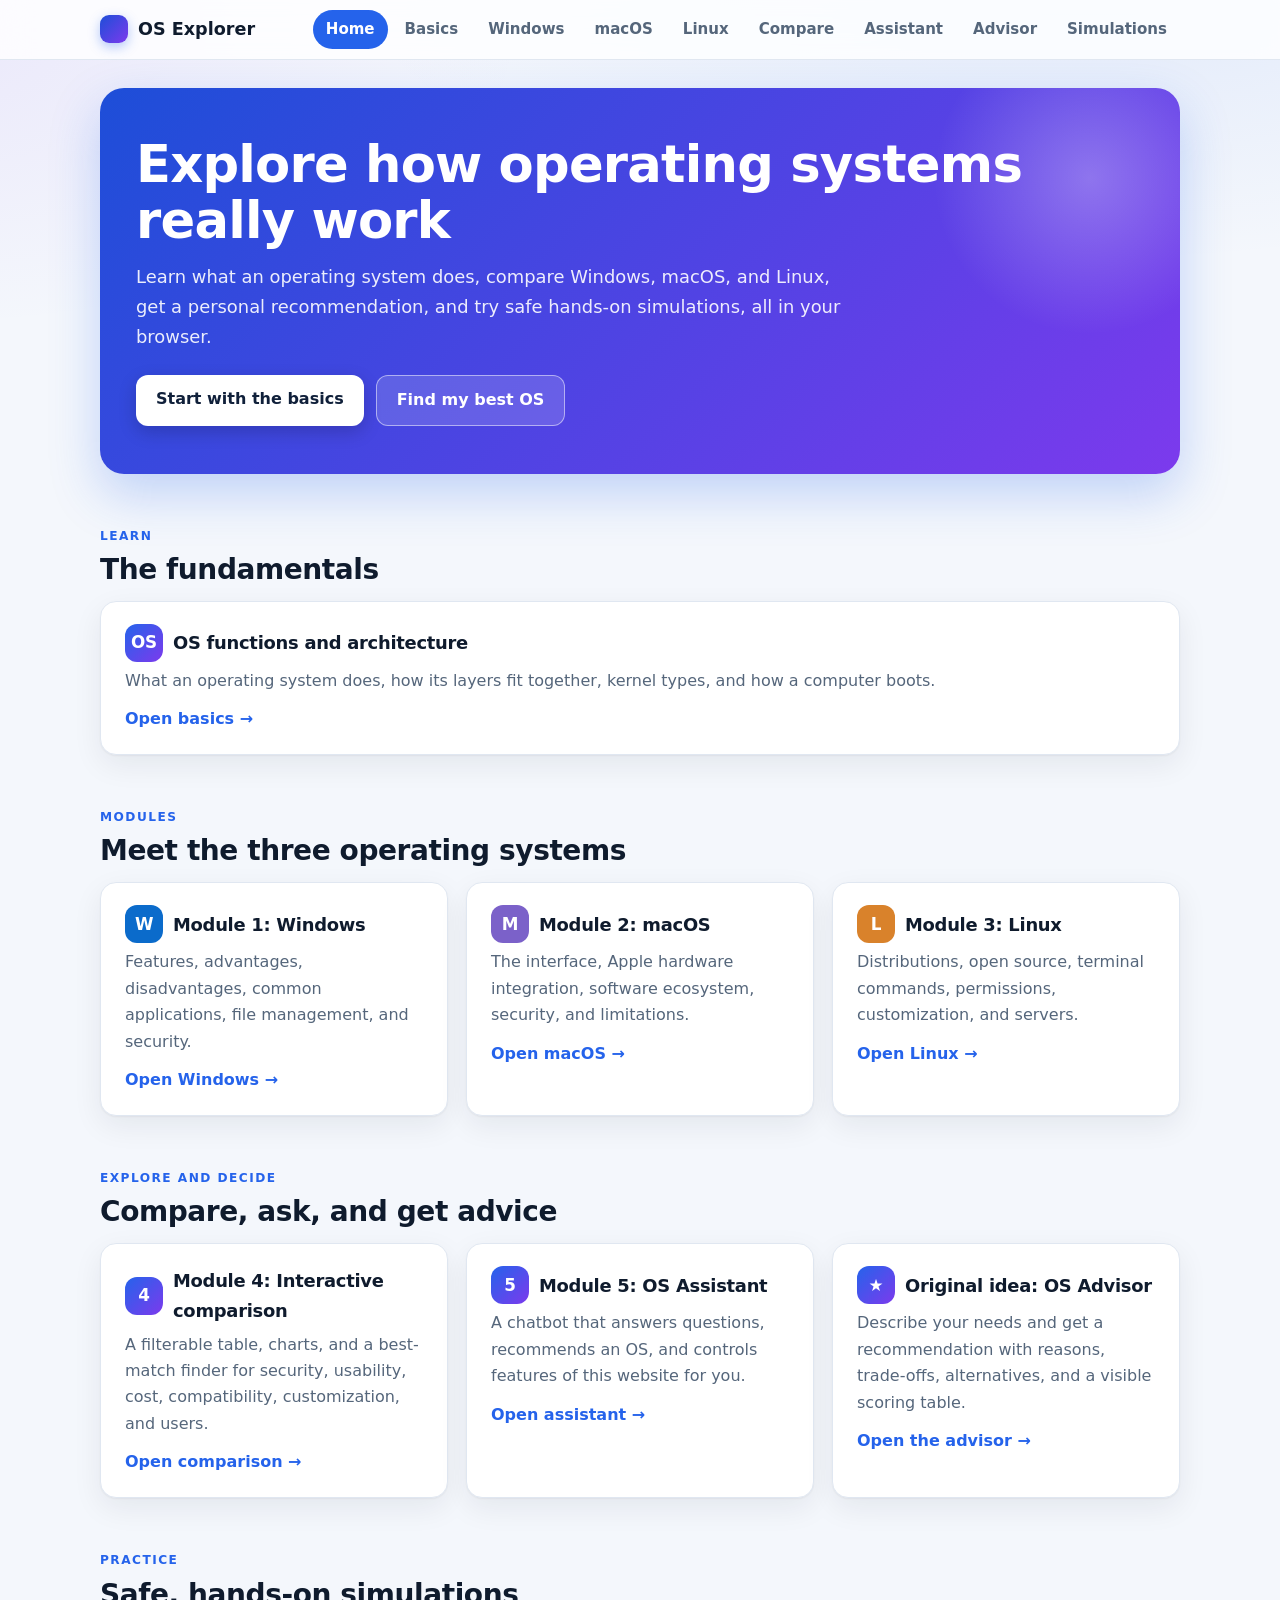
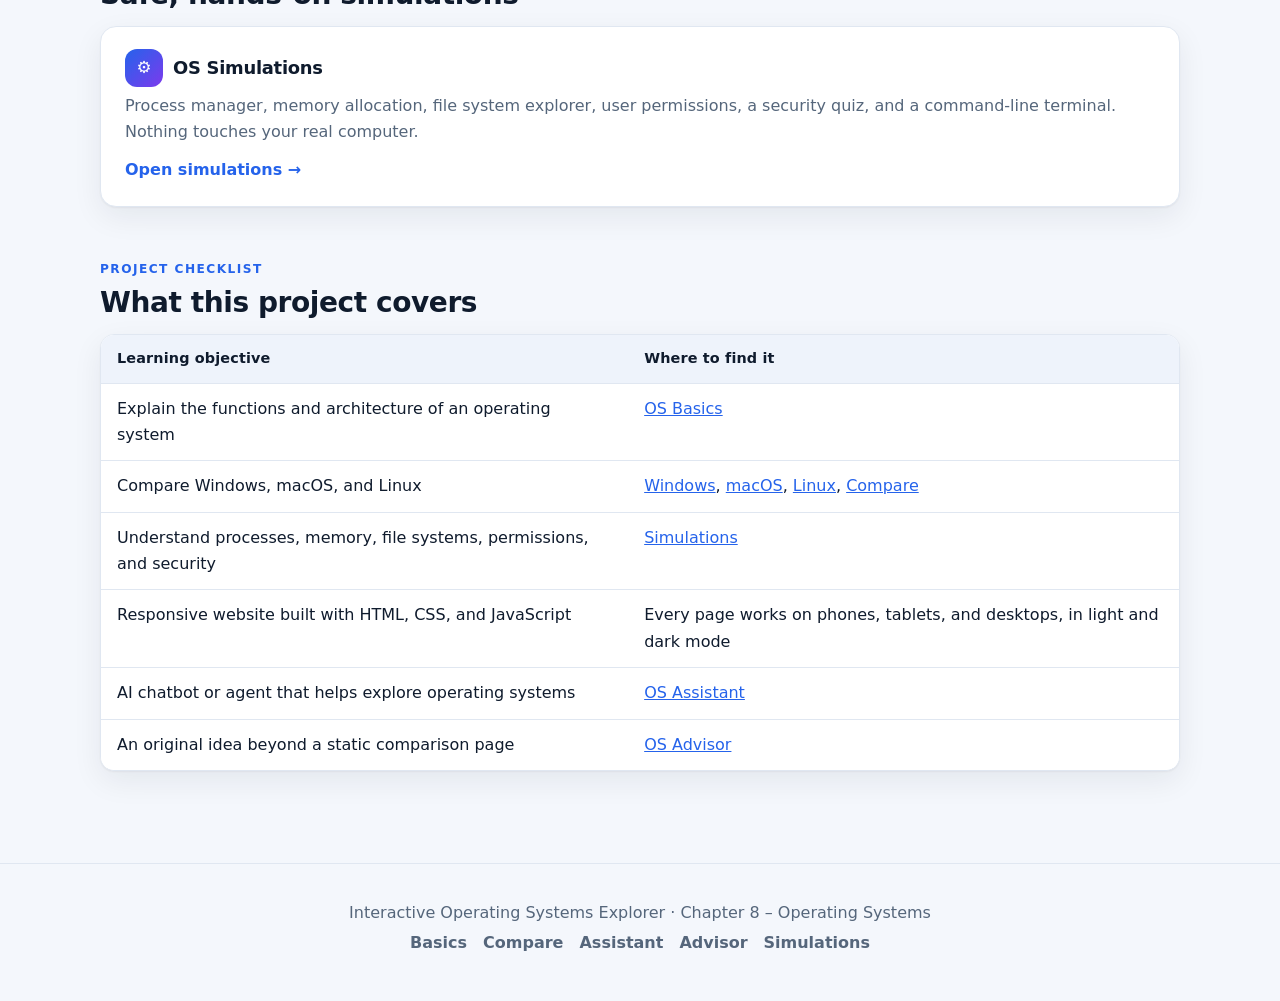
<file: index.html>
<!DOCTYPE html>
<html lang="en">
<head>
  <meta charset="UTF-8">
  <meta name="viewport" content="width=device-width, initial-scale=1">
  <title>Interactive Operating Systems Explorer</title>
  <link rel="icon" href="data:image/svg+xml,%3Csvg xmlns='http://www.w3.org/2000/svg' viewBox='0 0 100 100'%3E%3Ctext y='.9em' font-size='90'%3E🖥️%3C/text%3E%3C/svg%3E">
  <link rel="stylesheet" href="styles.css">
</head>
<body>
  <a class="skip" href="#main">Skip to content</a>
  <header class="site">
    <div class="bar">
      <a class="brand" href="index.html">OS Explorer</a>
      <nav aria-label="Main">
        <a href="index.html" aria-current="page">Home</a>
        <a href="basics.html">Basics</a>
        <a href="windows.html">Windows</a>
        <a href="macos.html">macOS</a>
        <a href="linux.html">Linux</a>
        <a href="compare.html">Compare</a>
        <a href="assistant.html">Assistant</a>
        <a href="advisor.html">Advisor</a>
        <a href="simulations.html">Simulations</a>
      </nav>
    </div>
  </header>

  <main id="main">
    <div class="hero">
      <h1>Explore how operating systems really work</h1>
      <p>Learn what an operating system does, compare Windows, macOS, and Linux, get a personal recommendation, and try safe hands-on simulations, all in your browser.</p>
      <div class="actions">
        <a class="btn" href="basics.html">Start with the basics</a>
        <a class="btn ghost" href="advisor.html">Find my best OS</a>
      </div>
    </div>

    <section>
      <p class="eyebrow">Learn</p>
      <h2>The fundamentals</h2>
      <div class="grid">
        <a class="card tile" href="basics.html">
          <h3><span class="badge gen">OS</span> OS functions and architecture</h3>
          <p>What an operating system does, how its layers fit together, kernel types, and how a computer boots.</p>
          <span class="go">Open basics &rarr;</span>
        </a>
      </div>
    </section>

    <section>
      <p class="eyebrow">Modules</p>
      <h2>Meet the three operating systems</h2>
      <div class="grid">
        <a class="card tile" href="windows.html">
          <h3><span class="badge win">W</span> Module 1: Windows</h3>
          <p>Features, advantages, disadvantages, common applications, file management, and security.</p>
          <span class="go">Open Windows &rarr;</span>
        </a>
        <a class="card tile" href="macos.html">
          <h3><span class="badge mac">M</span> Module 2: macOS</h3>
          <p>The interface, Apple hardware integration, software ecosystem, security, and limitations.</p>
          <span class="go">Open macOS &rarr;</span>
        </a>
        <a class="card tile" href="linux.html">
          <h3><span class="badge lin">L</span> Module 3: Linux</h3>
          <p>Distributions, open source, terminal commands, permissions, customization, and servers.</p>
          <span class="go">Open Linux &rarr;</span>
        </a>
      </div>
    </section>

    <section>
      <p class="eyebrow">Explore and decide</p>
      <h2>Compare, ask, and get advice</h2>
      <div class="grid">
        <a class="card tile" href="compare.html">
          <h3><span class="badge gen">4</span> Module 4: Interactive comparison</h3>
          <p>A filterable table, charts, and a best-match finder for security, usability, cost, compatibility, customization, and users.</p>
          <span class="go">Open comparison &rarr;</span>
        </a>
        <a class="card tile" href="assistant.html">
          <h3><span class="badge gen">5</span> Module 5: OS Assistant</h3>
          <p>A chatbot that answers questions, recommends an OS, and controls features of this website for you.</p>
          <span class="go">Open assistant &rarr;</span>
        </a>
        <a class="card tile" href="advisor.html">
          <h3><span class="badge gen">&#9733;</span> Original idea: OS Advisor</h3>
          <p>Describe your needs and get a recommendation with reasons, trade-offs, alternatives, and a visible scoring table.</p>
          <span class="go">Open the advisor &rarr;</span>
        </a>
      </div>
    </section>

    <section>
      <p class="eyebrow">Practice</p>
      <h2>Safe, hands-on simulations</h2>
      <div class="grid">
        <a class="card tile" href="simulations.html">
          <h3><span class="badge gen">&#9881;</span> OS Simulations</h3>
          <p>Process manager, memory allocation, file system explorer, user permissions, a security quiz, and a command-line terminal. Nothing touches your real computer.</p>
          <span class="go">Open simulations &rarr;</span>
        </a>
      </div>
    </section>

    <section>
      <p class="eyebrow">Project checklist</p>
      <h2>What this project covers</h2>
      <div class="table-wrap">
        <table>
          <thead><tr><th>Learning objective</th><th>Where to find it</th></tr></thead>
          <tbody>
            <tr><td>Explain the functions and architecture of an operating system</td><td><a href="basics.html">OS Basics</a></td></tr>
            <tr><td>Compare Windows, macOS, and Linux</td><td><a href="windows.html">Windows</a>, <a href="macos.html">macOS</a>, <a href="linux.html">Linux</a>, <a href="compare.html">Compare</a></td></tr>
            <tr><td>Understand processes, memory, file systems, permissions, and security</td><td><a href="simulations.html">Simulations</a></td></tr>
            <tr><td>Responsive website built with HTML, CSS, and JavaScript</td><td>Every page works on phones, tablets, and desktops, in light and dark mode</td></tr>
            <tr><td>AI chatbot or agent that helps explore operating systems</td><td><a href="assistant.html">OS Assistant</a></td></tr>
            <tr><td>An original idea beyond a static comparison page</td><td><a href="advisor.html">OS Advisor</a></td></tr>
          </tbody>
        </table>
      </div>
    </section>
  </main>

  <footer>
    <p>Interactive Operating Systems Explorer &middot; Chapter 8 &ndash; Operating Systems</p>
    <p><a href="basics.html">Basics</a><a href="compare.html">Compare</a><a href="assistant.html">Assistant</a><a href="advisor.html">Advisor</a><a href="simulations.html">Simulations</a></p>
  </footer>
</body>
</html>
</file>
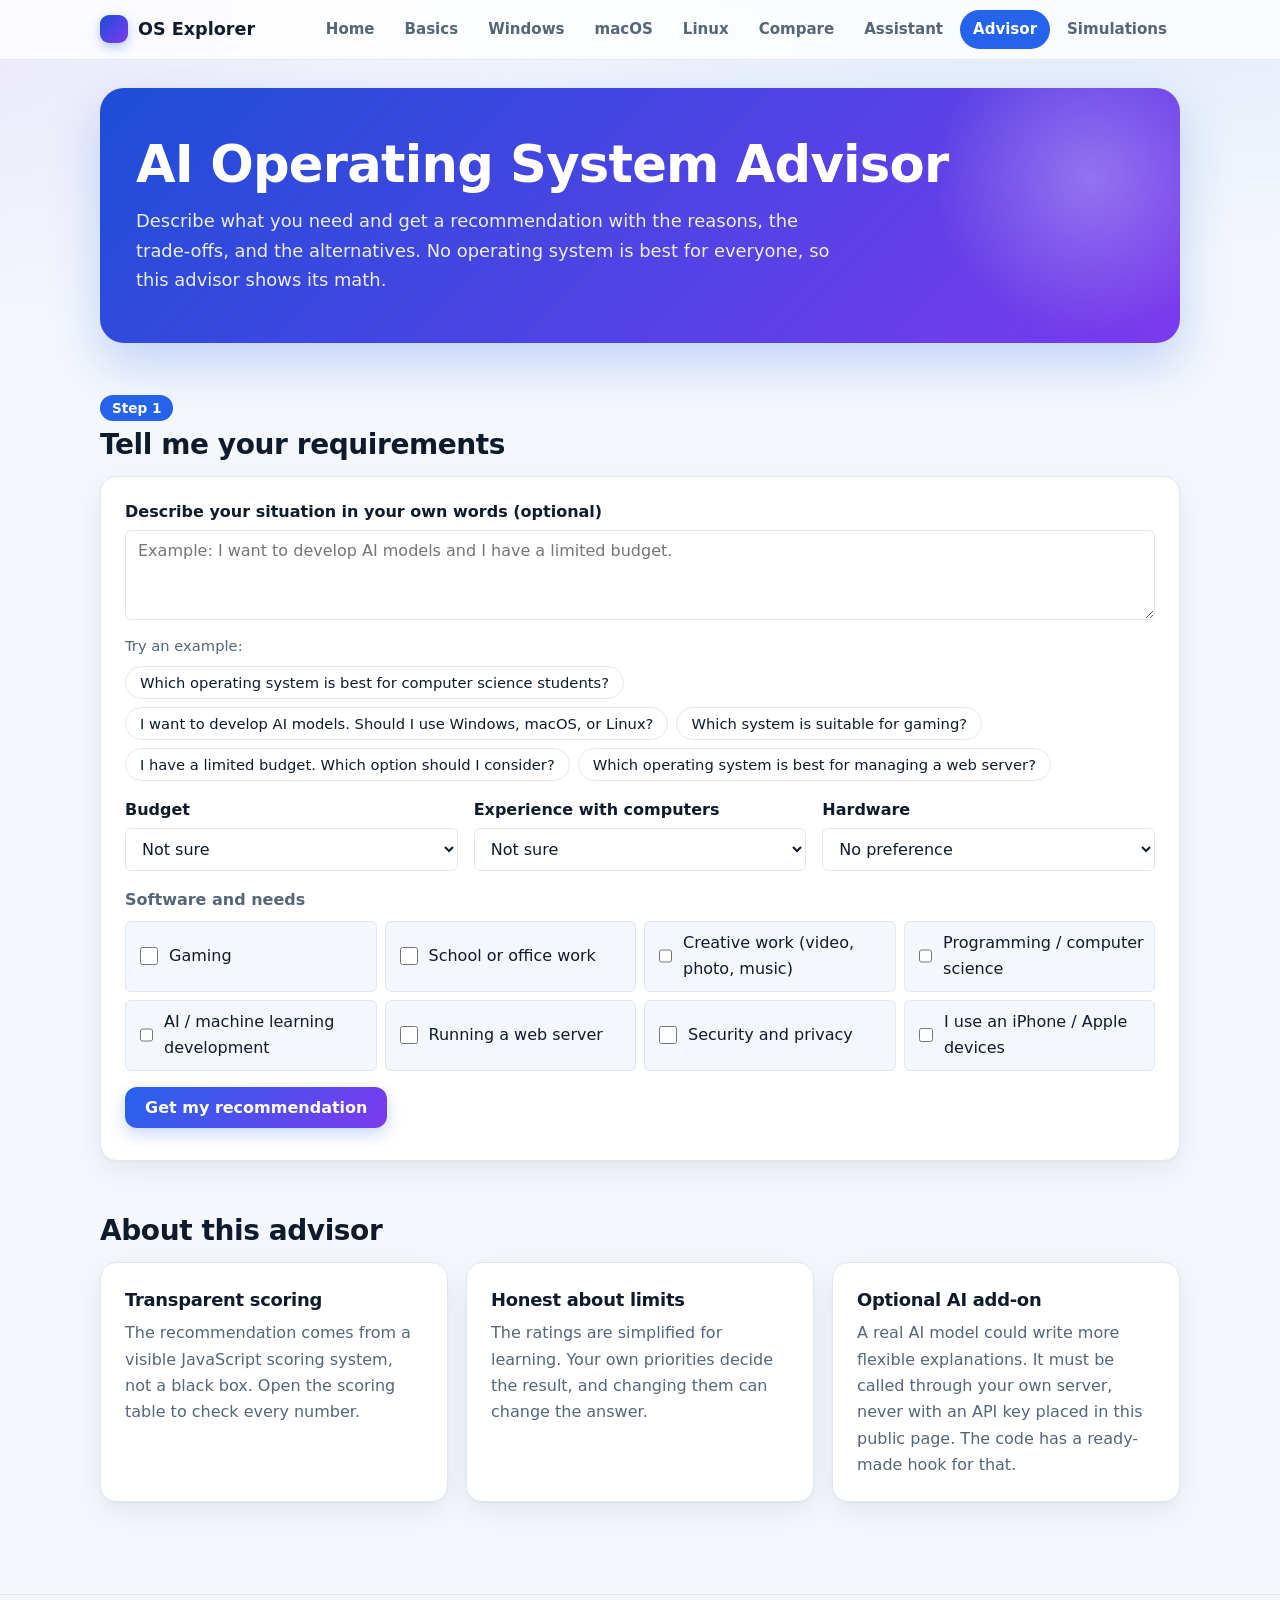
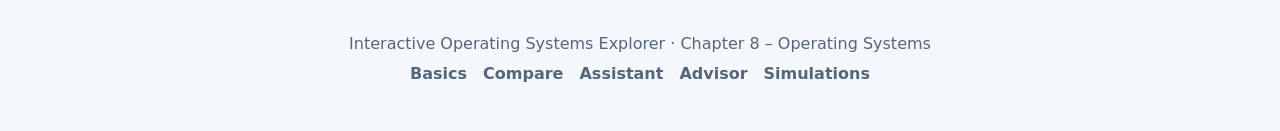
<file: advisor.html>
<!DOCTYPE html>
<html lang="en">
<head>
  <meta charset="UTF-8">
  <meta name="viewport" content="width=device-width, initial-scale=1">
  <title>OS Advisor | OS Explorer</title>
  <link rel="icon" href="data:image/svg+xml,%3Csvg xmlns='http://www.w3.org/2000/svg' viewBox='0 0 100 100'%3E%3Ctext y='.9em' font-size='90'%3E🖥️%3C/text%3E%3C/svg%3E">
  <link rel="stylesheet" href="styles.css">
  <style>
    .step { display: inline-block; background: var(--accent); color: #fff; border-radius: 999px; padding: 2px 12px; font-size: 0.85rem; font-weight: 700; margin-bottom: 6px; }
    @media (prefers-color-scheme: dark) { .step { color: #0b1420; } }
    textarea, select { width: 100%; padding: 10px 12px; border: 1px solid var(--line); border-radius: 6px; background: var(--surface); color: var(--ink); font-size: 1rem; font-family: inherit; }
    textarea { min-height: 90px; resize: vertical; }
    label.f { display: block; font-weight: 600; margin-bottom: 4px; }
    .form-grid { display: grid; gap: 16px; grid-template-columns: repeat(auto-fit, minmax(210px, 1fr)); margin: 16px 0; }
    .needs { display: grid; gap: 8px; grid-template-columns: repeat(auto-fit, minmax(220px, 1fr)); margin: 8px 0 16px; }
    .needs label { display: flex; gap: 8px; align-items: center; background: var(--bg); border: 1px solid var(--line); border-radius: 6px; padding: 8px 10px; cursor: pointer; }
    .needs input { width: 18px; height: 18px; }
    .chips { display: flex; flex-wrap: wrap; gap: 8px; margin: 8px 0 14px; }
    .chip { background: var(--surface); color: var(--ink); border: 1px solid var(--line); padding: 7px 14px; border-radius: 999px; cursor: pointer; font-size: 0.92rem; text-align: left; }
    .chip:hover { border-color: var(--accent); }
    .barrow { display: grid; grid-template-columns: 90px 1fr 48px; gap: 10px; align-items: center; margin-bottom: 6px; }
    .track { background: var(--bg); border: 1px solid var(--line); border-radius: 4px; height: 20px; overflow: hidden; }
    .fill { height: 100%; }
    .val { font-weight: 600; text-align: right; }
    .big { font-size: 1.6rem; font-weight: 700; margin: 0 0 6px; }
    .note { background: var(--bg); border-left: 5px solid var(--accent); padding: 10px 14px; border-radius: 4px; margin: 12px 0; }
    .small { color: var(--muted); font-size: 0.92rem; }
    .acts { display: flex; flex-wrap: wrap; gap: 8px; margin-top: 14px; }
    details { margin-top: 14px; }
    summary { cursor: pointer; font-weight: 600; }
    .num { text-align: center; }
  </style>
</head>
<body>
  <a class="skip" href="#main">Skip to content</a>
  <header class="site">
    <div class="bar">
      <a class="brand" href="index.html">OS Explorer</a>
      <nav aria-label="Main">
        <a href="index.html">Home</a>
        <a href="basics.html">Basics</a>
        <a href="windows.html">Windows</a>
        <a href="macos.html">macOS</a>
        <a href="linux.html">Linux</a>
        <a href="compare.html">Compare</a>
        <a href="assistant.html">Assistant</a>
        <a href="advisor.html" aria-current="page">Advisor</a>
        <a href="simulations.html">Simulations</a>
      </nav>
    </div>
  </header>

  <main id="main">
    <div class="hero">
      <h1>AI Operating System Advisor</h1>
      <p>Describe what you need and get a recommendation with the reasons, the trade-offs, and the alternatives. No operating system is best for everyone, so this advisor shows its math.</p>
    </div>

    <section id="input">
      <span class="step">Step 1</span>
      <h2>Tell me your requirements</h2>
      <div class="card">
        <label class="f" for="text">Describe your situation in your own words (optional)</label>
        <textarea id="text" placeholder="Example: I want to develop AI models and I have a limited budget."></textarea>
        <p class="small" style="margin-top:6px">Try an example:</p>
        <div class="chips" id="examples"></div>

        <div class="form-grid">
          <div>
            <label class="f" for="budget">Budget</label>
            <select id="budget">
              <option value="">Not sure</option>
              <option value="tight">Limited / tight</option>
              <option value="moderate">Moderate</option>
              <option value="flexible">Flexible</option>
            </select>
          </div>
          <div>
            <label class="f" for="exp">Experience with computers</label>
            <select id="exp">
              <option value="">Not sure</option>
              <option value="beginner">Beginner</option>
              <option value="some">Some experience</option>
              <option value="advanced">Advanced</option>
            </select>
          </div>
          <div>
            <label class="f" for="hw">Hardware</label>
            <select id="hw">
              <option value="">No preference</option>
              <option value="new">Buying a new computer</option>
              <option value="pc">I already have a Windows or standard PC</option>
              <option value="mac">I already have a Mac</option>
              <option value="old">I have an old or low-spec computer</option>
            </select>
          </div>
        </div>

        <p class="f" style="font-weight:600;margin-bottom:0">Software and needs</p>
        <div class="needs" id="needs">
          <label><input type="checkbox" value="gaming"> Gaming</label>
          <label><input type="checkbox" value="office"> School or office work</label>
          <label><input type="checkbox" value="creative"> Creative work (video, photo, music)</label>
          <label><input type="checkbox" value="dev"> Programming / computer science</label>
          <label><input type="checkbox" value="ai"> AI / machine learning development</label>
          <label><input type="checkbox" value="server"> Running a web server</label>
          <label><input type="checkbox" value="security"> Security and privacy</label>
          <label><input type="checkbox" value="apple"> I use an iPhone / Apple devices</label>
        </div>
        <button class="btn" id="go" type="button">Get my recommendation</button>
        <p id="needMsg" role="alert" style="color:var(--bad);margin-top:10px"></p>
      </div>
    </section>

    <section id="out" hidden>
      <span class="step">Step 2</span>
      <h2>How I analyzed it</h2>
      <div class="card">
        <p id="understood"></p>
        <div id="bars" style="margin-top:12px"></div>
        <details>
          <summary>Show the scoring table</summary>
          <p class="small" style="margin-top:8px">Each factor has a weight from 0 to 5 based on your answers, and each OS has a score from 1 to 5 for that factor. Match % = sum of (weight x score) divided by (5 x sum of weights).</p>
          <div class="table-wrap"><table id="breakdown"></table></div>
        </details>
      </div>

      <div style="margin-top:28px"><span class="step">Step 3</span></div>
      <h2>Recommendation</h2>
      <div class="card" id="rec" aria-live="polite"></div>
      <div class="card" id="aiBox" style="margin-top:16px" hidden>
        <h3>AI explanation</h3>
        <p id="aiText"></p>
      </div>
    </section>

    <section id="about">
      <h2>About this advisor</h2>
      <div class="grid">
        <div class="card"><h3>Transparent scoring</h3><p>The recommendation comes from a visible JavaScript scoring system, not a black box. Open the scoring table to check every number.</p></div>
        <div class="card"><h3>Honest about limits</h3><p>The ratings are simplified for learning. Your own priorities decide the result, and changing them can change the answer.</p></div>
        <div class="card"><h3>Optional AI add-on</h3><p>A real AI model could write more flexible explanations. It must be called through your own server, never with an API key placed in this public page. The code has a ready-made hook for that.</p></div>
      </div>
    </section>
  </main>

  <footer>
    <p>Interactive Operating Systems Explorer &middot; Chapter 8 &ndash; Operating Systems</p>
    <p><a href="basics.html">Basics</a><a href="compare.html">Compare</a><a href="assistant.html">Assistant</a><a href="advisor.html">Advisor</a><a href="simulations.html">Simulations</a></p>
  </footer>

  <script>
    // Optional: set this to the URL of YOUR OWN server or serverless function that holds an AI API key.
    // The page sends only the requirements and scores to it (never a key). Leave empty to turn the AI add-on off.
    var AI_ENDPOINT = '';

    var OS = [
      { id: 'win', name: 'Windows', color: '#0b6bcb', page: 'windows.html' },
      { id: 'mac', name: 'macOS', color: '#7b61c9', page: 'macos.html' },
      { id: 'lin', name: 'Linux', color: '#d9822b', page: 'linux.html' }
    ];
    var NAME = { win: 'Windows', mac: 'macOS', lin: 'Linux' };

    // Factor ratings (1-5, higher is better for the user) and a short note for each OS.
    var F = {
      cost: { label: 'Low cost', s: { win: 3, mac: 2, lin: 5 }, n: {
        win: 'The license is included with most PCs, and PC prices range from cheap to expensive.',
        mac: 'It needs Apple hardware, which costs more up front.',
        lin: 'It is free software and runs on almost any hardware.' } },
      security: { label: 'Security', s: { win: 3, mac: 4, lin: 4 }, n: {
        win: 'It has good built-in protection but is the most targeted by malware.',
        mac: 'It has strong defaults such as Gatekeeper, FileVault, and permission prompts.',
        lin: 'It has strict permissions and fast patching, if set up well.' } },
      usability: { label: 'Ease of use', s: { win: 4, mac: 5, lin: 3 }, n: {
        win: 'It is familiar to most people and easy to start with.',
        mac: 'It is polished and consistent, especially with other Apple devices.',
        lin: 'Beginner distros are friendly, but troubleshooting can require the terminal.' } },
      compat: { label: 'Software compatibility', s: { win: 5, mac: 4, lin: 3 }, n: {
        win: 'It runs the widest range of apps.',
        mac: 'It has most major creative and productivity apps, but fewer games and niche business tools.',
        lin: 'It has a large open-source catalog but limited commercial apps.' } },
      custom: { label: 'Customization', s: { win: 3, mac: 2, lin: 5 }, n: {
        win: 'It allows some customization, but the core design is fixed.',
        mac: 'Customization is limited by design.',
        lin: 'You can customize almost everything.' } },
      gaming: { label: 'Gaming', s: { win: 5, mac: 2, lin: 3 }, n: {
        win: 'It has the largest game library and the best graphics card support.',
        mac: 'The game library is smaller, though Apple silicon is capable.',
        lin: 'Many games run through Steam Proton, but some anti-cheat titles do not.' } },
      dev: { label: 'Programming tools', s: { win: 3, mac: 4, lin: 5 }, n: {
        win: 'Developer tools are good and WSL runs Linux tools, but it needs extra setup.',
        mac: 'It is Unix-based with a Terminal and Xcode, which many developers like.',
        lin: 'It has native developer tools and package managers, and matches most servers.' } },
      ai: { label: 'AI / machine learning', s: { win: 3, mac: 3, lin: 5 }, n: {
        win: 'NVIDIA CUDA works and WSL2 gives a Linux environment, with some extra setup.',
        mac: 'Apple silicon suits prototyping and small models, but has no NVIDIA CUDA support.',
        lin: 'It has the best support for CUDA, Docker, and the tools used in cloud AI training.' } },
      server: { label: 'Running servers', s: { win: 3, mac: 2, lin: 5 }, n: {
        win: 'Windows Server handles .NET and IIS well, but most web hosting uses Linux.',
        mac: 'It is fine for local testing but rarely used to host real servers.',
        lin: 'It powers most web servers with Apache, Nginx, Docker, and SSH.' } },
      creative: { label: 'Creative software', s: { win: 4, mac: 5, lin: 3 }, n: {
        win: 'It supports Adobe and many video and 3D tools.',
        mac: 'It is a favorite for video, audio, and design, with Final Cut Pro and Logic Pro.',
        lin: 'It has strong open-source tools like Blender and GIMP, but fewer industry-standard apps.' } },
      office: { label: 'Office and school apps', s: { win: 5, mac: 4, lin: 3 }, n: {
        win: 'Microsoft Office runs natively with every feature.',
        mac: 'Office and Apple\'s own apps work well.',
        lin: 'LibreOffice and web apps work, but desktop Microsoft Office is not available.' } },
      ecosystem: { label: 'Apple device integration', s: { win: 2, mac: 5, lin: 2 }, n: {
        win: 'It works with iPhone only through limited apps.',
        mac: 'AirDrop, iMessage, Handoff, and iCloud work seamlessly.',
        lin: 'It has little integration with Apple devices.' } },
      hardware: { label: 'Fit with your hardware', s: null, n: null }
    };
    var HW = {
      pc:  { s: { win: 5, mac: 1, lin: 4 }, n: { win: 'It already runs on your PC.', mac: 'macOS only runs on Apple hardware, so you would have to buy a Mac.', lin: 'It runs on most PCs and can be tried from a USB drive without erasing Windows.' } },
      mac: { s: { win: 2, mac: 5, lin: 2 }, n: { win: 'On Apple silicon Macs, Windows only runs in a virtual machine, with limits.', mac: 'It already runs on your Mac.', lin: 'Linux can run in a virtual machine, but native support on Apple silicon is limited.' } },
      old: { s: { win: 2, mac: 1, lin: 5 }, n: { win: 'Newer Windows versions may run slowly or be unsupported on old hardware.', mac: 'macOS only runs on Apple hardware, and old Macs stop getting updates.', lin: 'Lightweight distributions run well on old hardware.' } }
    };
    var LIMIT = {
      win: 'Windows is the biggest malware target and can slow down without maintenance.',
      mac: 'macOS needs Apple hardware and offers little customization or upgrading.',
      lin: 'Linux has a learning curve and fewer commercial apps and games.'
    };
    var INSTEAD = {
      win: 'Choose Windows instead if you need the widest software and game support, or rely on Microsoft Office and Windows-only apps.',
      mac: 'Choose macOS instead if you value a polished experience and creative apps, or use an iPhone and other Apple devices, and can afford the hardware.',
      lin: 'Choose Linux instead if you want a free, highly customizable system, enjoy learning the terminal, or will work with servers.'
    };
    var NEED_LABEL = { gaming: 'gaming', office: 'school or office work', creative: 'creative work', dev: 'programming', ai: 'AI development', server: 'running a web server', security: 'security and privacy', apple: 'Apple devices' };
    var BUDGET_LABEL = { tight: 'limited budget', moderate: 'moderate budget', flexible: 'flexible budget' };
    var EXP_LABEL = { beginner: 'beginner', some: 'some experience', advanced: 'advanced' };
    var HW_LABEL = { new: 'buying a new computer', pc: 'already has a PC', mac: 'already has a Mac', old: 'old or low-spec computer' };

    var EXAMPLES = [
      'Which operating system is best for computer science students?',
      'I want to develop AI models. Should I use Windows, macOS, or Linux?',
      'Which system is suitable for gaming?',
      'I have a limited budget. Which option should I consider?',
      'Which operating system is best for managing a web server?'
    ];

    // ---------- Understanding the text ----------
    function parseText(t) {
      t = t.toLowerCase();
      var r = { needs: [], budget: '', exp: '', hw: '' };
      var N = [
        ['gaming', /gam(e|es|er|ers|ing)\b|steam/],
        ['office', /office|school|homework|\bword\b|excel|everyday|student|essay/],
        ['creative', /video|photo|music|design|creative|photoshop|premiere|editing/],
        ['dev', /program|cod(e|ing)|develop|computer science|\bcs\b|software eng|web dev/],
        ['ai', /\bai\b|machine learning|deep learning|\bml\b|neural|pytorch|tensorflow|cuda|data science/],
        ['server', /server|hosting|deploy|sysadmin|nginx|apache|docker/],
        ['security', /secur|privacy|cyber|hack|pentest/],
        ['apple', /iphone|ipad|apple watch|icloud|airdrop|apple device/]
      ];
      N.forEach(function (x) { if (x[1].test(t)) r.needs.push(x[0]); });
      if (/flexible|money isn.?t|no budget limit|high.?end|plenty of money|can afford anything/.test(t)) r.budget = 'flexible';
      else if (/limited budget|tight|cheap|low budget|afford|broke|free\b|budget/.test(t)) r.budget = 'tight';
      if (/beginner|new to|never used|not technical|first computer|novice/.test(t)) r.exp = 'beginner';
      else if (/advanced|expert|experienced|power user|sysadmin/.test(t)) r.exp = 'advanced';
      if (/(i have|i own|my|already).{0,20}(mac\b|macbook|imac)/.test(t)) r.hw = 'mac';
      else if (/old (laptop|pc|computer)|low.?spec|\bold hardware|slow computer/.test(t)) r.hw = 'old';
      else if (/(i have|i own|my|already).{0,20}(windows|\bpc\b|laptop)/.test(t)) r.hw = 'pc';
      return r;
    }

    // ---------- Scoring ----------
    function buildWeights(req) {
      var w = { security: 2, usability: 2, cost: 2, compat: 2, custom: 1, gaming: 0, dev: 0, ai: 0, server: 0, creative: 0, office: 0, ecosystem: 0, hardware: 0 };
      if (req.budget === 'tight') w.cost = 5; else if (req.budget === 'moderate') w.cost = 3; else if (req.budget === 'flexible') w.cost = 1;
      if (req.exp === 'beginner') { w.usability = 5; w.custom = 0; }
      else if (req.exp === 'some') { w.usability = 3; w.custom = 1; }
      else if (req.exp === 'advanced') { w.usability = 1; w.custom = 3; }
      var has = function (n) { return req.needs.indexOf(n) > -1; };
      if (has('gaming')) { w.gaming = 5; w.compat = Math.max(w.compat, 3); }
      if (has('office')) w.office = 4;
      if (has('creative')) { w.creative = 4; w.usability = Math.max(w.usability, 3); }
      if (has('dev')) w.dev = 4;
      if (has('ai')) { w.ai = 5; w.dev = Math.max(w.dev, 3); }
      if (has('server')) { w.server = 5; w.security = Math.max(w.security, 4); }
      if (has('security')) w.security = 5;
      if (has('apple')) w.ecosystem = 5;
      if (HW[req.hw]) w.hardware = req.hw === 'old' ? 5 : 4;
      return w;
    }
    function scoreOf(f, os, req) {
      if (f === 'hardware') return HW[req.hw].s[os];
      return F[f].s[os];
    }
    function noteOf(f, os, req) {
      if (f === 'hardware') return HW[req.hw].n[os];
      return F[f].n[os];
    }
    function analyze(req) {
      var w = buildWeights(req), total = 0, k;
      for (k in w) total += w[k];
      var res = OS.map(function (o) {
        var sum = 0;
        for (k in w) if (w[k] > 0) sum += w[k] * scoreOf(k, o.id, req);
        return { id: o.id, pct: Math.round(sum / (5 * total) * 100) };
      }).sort(function (a, b) { return b.pct - a.pct; });
      return { w: w, res: res };
    }

    function recommend(req, a) {
      var best = a.res[0].id, second = a.res[1].id, third = a.res[2].id;
      var keys = Object.keys(a.w).filter(function (k) { return a.w[k] > 0; }).sort(function (x, y) { return a.w[y] - a.w[x]; });
      var reasons = [], trade = [];
      keys.forEach(function (k) {
        var s = scoreOf(k, best, req);
        if (a.w[k] >= 3 && s >= 4 && reasons.length < 4) reasons.push({ k: k, s: s });
        if (a.w[k] >= 3 && s <= 3 && trade.length < 3) trade.push({ k: k, s: s });
      });
      // What could change the answer: where the runner-up beats the winner most
      var flip = null, gap = 0;
      keys.concat(['gaming', 'dev', 'ai', 'server', 'creative', 'office', 'ecosystem', 'cost', 'security', 'usability', 'compat', 'custom']).forEach(function (k) {
        if (k === 'hardware') return;
        var d = F[k].s[second] - F[k].s[best];
        if (d > gap) { gap = d; flip = k; }
      });
      return { best: best, second: second, third: third, reasons: reasons, trade: trade, flip: flip, close: (a.res[0].pct - a.res[1].pct) <= 5 };
    }

    // ---------- Rendering ----------
    function esc(s) { return String(s).replace(/&/g, '&amp;').replace(/</g, '&lt;').replace(/>/g, '&gt;'); }
    function colorOf(id) { return OS.filter(function (o) { return o.id === id; })[0].color; }
    function pageOf(id) { return OS.filter(function (o) { return o.id === id; })[0].page; }

    function render(req) {
      var a = analyze(req), r = recommend(req, a);
      var pct = {};
      a.res.forEach(function (x) { pct[x.id] = x.pct; });

      // understood
      var u = [];
      if (req.needs.length) u.push('Needs: ' + req.needs.map(function (n) { return NEED_LABEL[n]; }).join(', '));
      if (req.budget) u.push('Budget: ' + BUDGET_LABEL[req.budget]);
      if (req.exp) u.push('Experience: ' + EXP_LABEL[req.exp]);
      if (req.hw) u.push('Hardware: ' + HW_LABEL[req.hw]);
      document.getElementById('understood').innerHTML = '<strong>What I understood:</strong> ' + esc(u.join(' | ')) + '<br><span class="small">If something is wrong, change the options above and press the button again.</span>';

      // bars
      var h = '';
      a.res.forEach(function (x) {
        h += '<div class="barrow"><span>' + NAME[x.id] + '</span><div class="track"><div class="fill" style="width:' + x.pct + '%;background:' + colorOf(x.id) + '"></div></div><span class="val">' + x.pct + '%</span></div>';
      });
      document.getElementById('bars').innerHTML = h;

      // table
      var keys = Object.keys(a.w).filter(function (k) { return a.w[k] > 0; });
      var t = '<thead><tr><th>Factor</th><th class="num">Weight</th><th class="num">Windows</th><th class="num">macOS</th><th class="num">Linux</th></tr></thead><tbody>';
      keys.forEach(function (k) {
        t += '<tr><td>' + F[k].label + '</td><td class="num">' + a.w[k] + '</td>';
        OS.forEach(function (o) { t += '<td class="num">' + scoreOf(k, o.id, req) + '</td>'; });
        t += '</tr>';
      });
      t += '<tr><th>Match</th><th></th>';
      OS.forEach(function (o) { t += '<th class="num">' + pct[o.id] + '%</th>'; });
      document.getElementById('breakdown').innerHTML = t + '</tr></tbody>';

      // recommendation
      var rec = '';
      if (r.close) {
        rec += '<p class="big">A close call: ' + NAME[r.best] + ' and ' + NAME[r.second] + '</p>';
        rec += '<p>' + NAME[r.best] + ' scores ' + pct[r.best] + '% and ' + NAME[r.second] + ' scores ' + pct[r.second] + '%. Either could work for you, so the details below matter more than the numbers.</p>';
      } else {
        rec += '<p class="big">Recommended: ' + NAME[r.best] + ' (' + pct[r.best] + '% match)</p>';
      }
      rec += '<h3 style="margin-top:14px">Why ' + NAME[r.best] + '</h3><ul class="clean">';
      if (r.reasons.length) {
        r.reasons.forEach(function (x) { rec += '<li><strong>' + F[x.k].label + ' (' + x.s + '/5):</strong> ' + esc(noteOf(x.k, r.best, req)) + '</li>'; });
      } else {
        rec += '<li>It has the best overall balance for what you described.</li>';
      }
      rec += '</ul>';
      rec += '<h3 style="margin-top:14px">Trade-offs to know about</h3><ul class="clean">';
      r.trade.forEach(function (x) { rec += '<li><strong>' + F[x.k].label + ' (' + x.s + '/5):</strong> ' + esc(noteOf(x.k, r.best, req)) + '</li>'; });
      rec += '<li>' + esc(LIMIT[r.best]) + '</li></ul>';
      rec += '<h3 style="margin-top:14px">Alternatives</h3><ul class="clean">';
      rec += '<li><strong>' + NAME[r.second] + ' (' + pct[r.second] + '%):</strong> ' + esc(INSTEAD[r.second]) + '</li>';
      rec += '<li><strong>' + NAME[r.third] + ' (' + pct[r.third] + '%):</strong> ' + esc(INSTEAD[r.third]) + '</li></ul>';
      if (r.flip) {
        rec += '<div class="note"><strong>What could change this answer:</strong> if ' + F[r.flip].label.toLowerCase() + ' mattered more to you, ' + NAME[r.second] + ' could move ahead (it scores ' + F[r.flip].s[r.second] + '/5 there, versus ' + F[r.flip].s[r.best] + '/5 for ' + NAME[r.best] + ').</div>';
      }
      rec += '<p class="small">This is guidance based on simplified ratings, not a verdict. No operating system is best for everyone.</p>';
      rec += '<div class="acts"><a class="btn" href="' + pageOf(r.best) + '">Learn about ' + NAME[r.best] + '</a><a class="btn" href="compare.html#os=' + r.best + ',' + r.second + '&section=table">Compare the top two</a></div>';
      document.getElementById('rec').innerHTML = rec;

      document.getElementById('out').hidden = false;
      document.getElementById('out').scrollIntoView();
      askAI(req, a, r);
    }

    // Optional AI add-on (only runs if AI_ENDPOINT is set). Sends results only, never keys.
    function askAI(req, a, r) {
      var box = document.getElementById('aiBox');
      box.hidden = true;
      if (!AI_ENDPOINT) return;
      fetch(AI_ENDPOINT, {
        method: 'POST',
        headers: { 'Content-Type': 'application/json' },
        body: JSON.stringify({ requirements: req, weights: a.w, results: a.res, recommended: r.best })
      }).then(function (resp) { return resp.json(); }).then(function (d) {
        if (d && d.text) { document.getElementById('aiText').textContent = d.text; box.hidden = false; }
      }).catch(function () { /* keep the built-in explanation if the AI call fails */ });
    }

    // ---------- Form wiring ----------
    function readForm() {
      var needs = [];
      document.querySelectorAll('#needs input').forEach(function (c) { if (c.checked) needs.push(c.value); });
      return { needs: needs, budget: document.getElementById('budget').value, exp: document.getElementById('exp').value, hw: document.getElementById('hw').value };
    }
    function writeForm(req) {
      document.querySelectorAll('#needs input').forEach(function (c) { c.checked = req.needs.indexOf(c.value) > -1; });
      document.getElementById('budget').value = req.budget;
      document.getElementById('exp').value = req.exp;
      document.getElementById('hw').value = req.hw;
    }
    function run() {
      var req = readForm();
      var text = document.getElementById('text').value;
      if (text.trim()) {
        var p = parseText(text);
        p.needs.forEach(function (n) { if (req.needs.indexOf(n) < 0) req.needs.push(n); });
        if (p.budget) req.budget = p.budget;
        if (p.exp) req.exp = p.exp;
        if (p.hw) req.hw = p.hw;
        writeForm(req);
      }
      var nm = document.getElementById('needMsg');
      nm.textContent = '';
      if (!req.needs.length && !req.budget && !req.exp && !req.hw) {
        nm.textContent = 'Please describe what you need or choose at least one option.';
        return;
      }
      render(req);
    }
    document.getElementById('go').addEventListener('click', run);
    EXAMPLES.forEach(function (q) {
      var b = document.createElement('button');
      b.type = 'button';
      b.className = 'chip';
      b.textContent = q;
      b.addEventListener('click', function () {
        writeForm({ needs: [], budget: '', exp: '', hw: '' });
        document.getElementById('text').value = q;
        run();
      });
      document.getElementById('examples').appendChild(b);
    });
  </script>
</body>
</html>
</file>
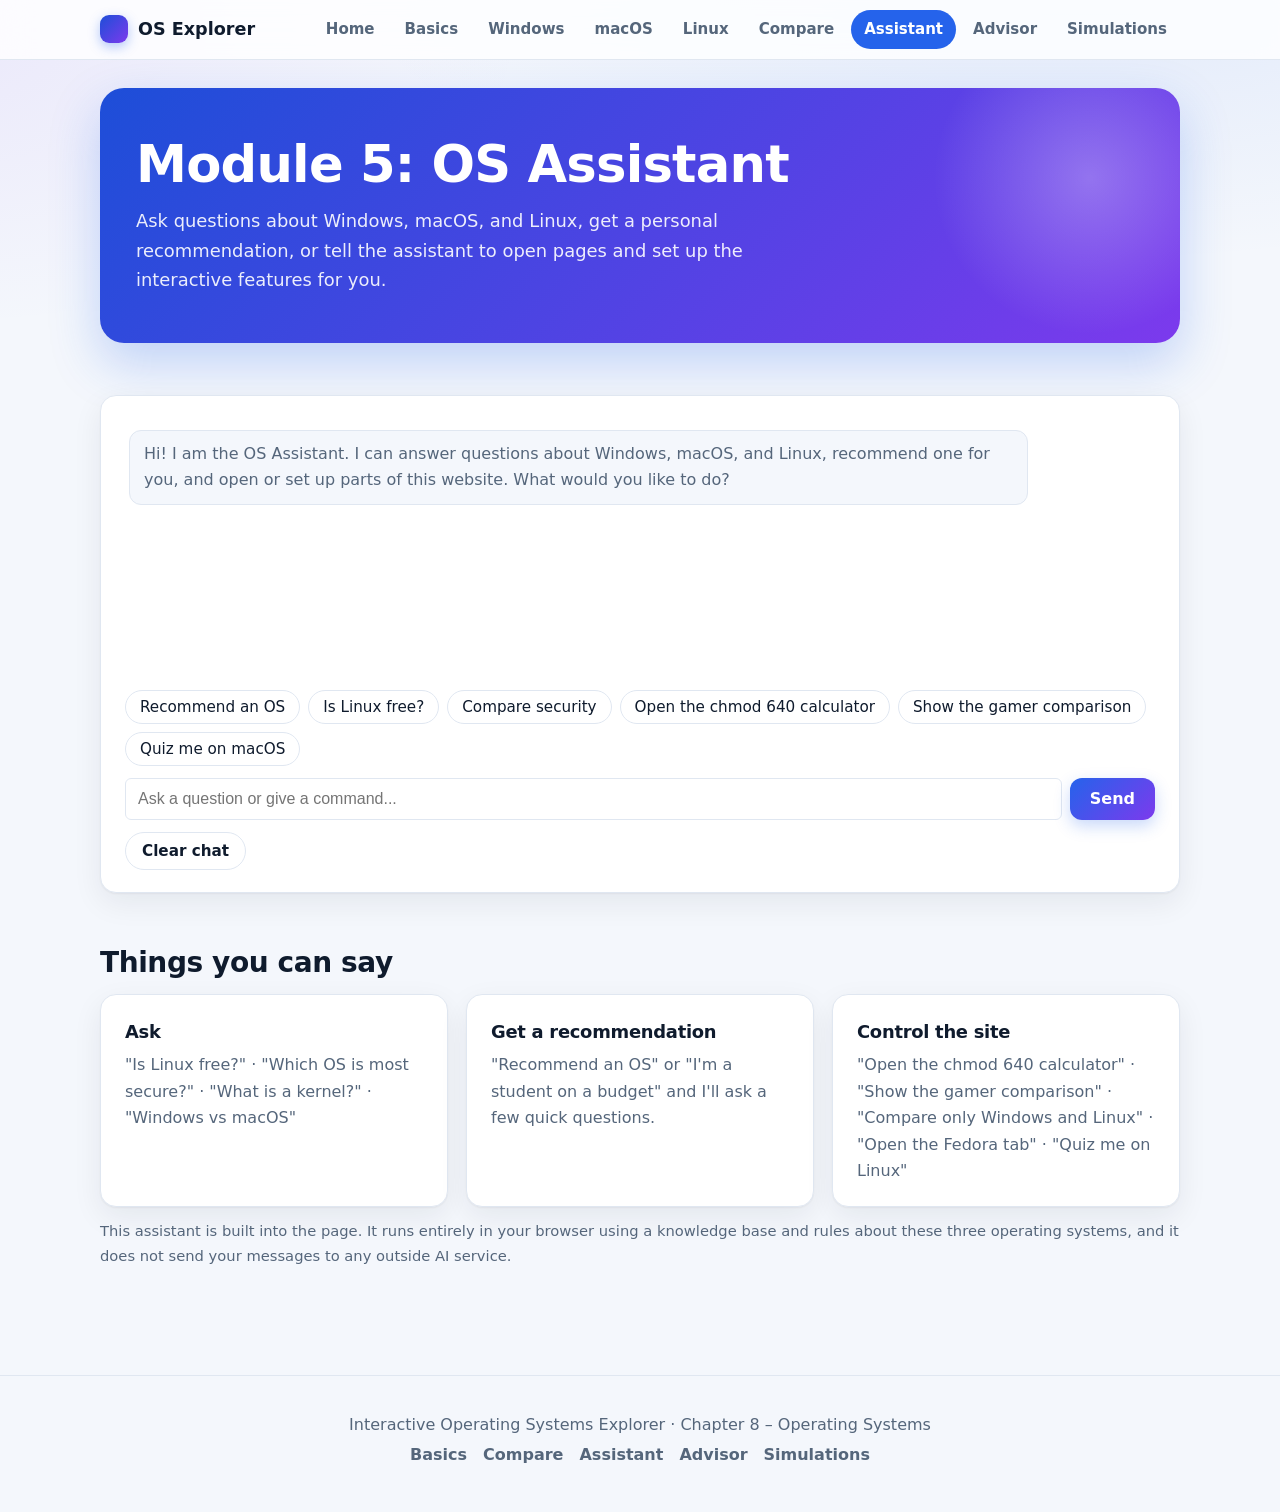
<file: assistant.html>
<!DOCTYPE html>
<html lang="en">
<head>
  <meta charset="UTF-8">
  <meta name="viewport" content="width=device-width, initial-scale=1">
  <title>Module 5: AI Assistant | OS Explorer</title>
  <link rel="icon" href="data:image/svg+xml,%3Csvg xmlns='http://www.w3.org/2000/svg' viewBox='0 0 100 100'%3E%3Ctext y='.9em' font-size='90'%3E🖥️%3C/text%3E%3C/svg%3E">
  <link rel="stylesheet" href="styles.css">
  <style>
    #log { max-height: 55vh; min-height: 260px; overflow-y: auto; padding: 4px; }
    .msg { max-width: 88%; padding: 10px 14px; border-radius: 12px; margin: 8px 0; white-space: pre-line; }
    .msg p { margin: 0; }
    .msg.user { margin-left: auto; background: var(--accent); color: #fff; }
    @media (prefers-color-scheme: dark) { .msg.user { color: #0b1420; } }
    .msg.bot { background: var(--bg); border: 1px solid var(--line); }
    .acts { display: flex; flex-wrap: wrap; gap: 8px; margin-top: 10px; }
    .acts .btn, .acts .tab { padding: 6px 12px; font-size: 0.9rem; }
    .chips { display: flex; flex-wrap: wrap; gap: 8px; margin: 12px 0; }
    .chip { background: var(--surface); color: var(--ink); border: 1px solid var(--line); padding: 7px 14px; border-radius: 999px; cursor: pointer; font-size: 0.95rem; }
    .chip:hover { border-color: var(--accent); }
    form.chat { display: flex; gap: 8px; }
    form.chat input[type="text"] { flex: 1; padding: 11px 12px; border: 1px solid var(--line); border-radius: 6px; background: var(--surface); color: var(--ink); font-size: 1rem; }
    .small { color: var(--muted); font-size: 0.92rem; }
  </style>
</head>
<body>
  <a class="skip" href="#main">Skip to content</a>
  <header class="site">
    <div class="bar">
      <a class="brand" href="index.html">OS Explorer</a>
      <nav aria-label="Main">
        <a href="index.html">Home</a>
        <a href="basics.html">Basics</a>
        <a href="windows.html">Windows</a>
        <a href="macos.html">macOS</a>
        <a href="linux.html">Linux</a>
        <a href="compare.html">Compare</a>
        <a href="assistant.html" aria-current="page">Assistant</a>
        <a href="advisor.html">Advisor</a>
        <a href="simulations.html">Simulations</a>
      </nav>
    </div>
  </header>

  <main id="main">
    <div class="hero">
      <h1>Module 5: OS Assistant</h1>
      <p>Ask questions about Windows, macOS, and Linux, get a personal recommendation, or tell the assistant to open pages and set up the interactive features for you.</p>
    </div>

    <section>
      <div class="card">
        <div id="log" role="log" aria-live="polite" aria-label="Conversation"></div>
        <div class="chips" id="quick" aria-label="Suggested replies"></div>
        <form class="chat" id="form" autocomplete="off">
          <input type="text" id="input" aria-label="Type your message" placeholder="Ask a question or give a command...">
          <button class="btn" type="submit">Send</button>
        </form>
        <p style="margin-top:12px"><button class="tab" type="button" id="clear">Clear chat</button></p>
      </div>
    </section>

    <section>
      <h2>Things you can say</h2>
      <div class="grid">
        <div class="card"><h3>Ask</h3><p>"Is Linux free?" &middot; "Which OS is most secure?" &middot; "What is a kernel?" &middot; "Windows vs macOS"</p></div>
        <div class="card"><h3>Get a recommendation</h3><p>"Recommend an OS" or "I'm a student on a budget" and I'll ask a few quick questions.</p></div>
        <div class="card"><h3>Control the site</h3><p>"Open the chmod 640 calculator" &middot; "Show the gamer comparison" &middot; "Compare only Windows and Linux" &middot; "Open the Fedora tab" &middot; "Quiz me on Linux"</p></div>
      </div>
      <p class="small" style="margin-top:12px">This assistant is built into the page. It runs entirely in your browser using a knowledge base and rules about these three operating systems, and it does not send your messages to any outside AI service.</p>
    </section>
  </main>

  <footer>
    <p>Interactive Operating Systems Explorer &middot; Chapter 8 &ndash; Operating Systems</p>
    <p><a href="basics.html">Basics</a><a href="compare.html">Compare</a><a href="assistant.html">Assistant</a><a href="advisor.html">Advisor</a><a href="simulations.html">Simulations</a></p>
  </footer>

  <script>
    // ---------- Knowledge ----------
    var NAME = { win: 'Windows', mac: 'macOS', lin: 'Linux' };
    var PAGE = { win: 'windows.html', mac: 'macos.html', lin: 'linux.html' };
    var TLABEL = { overview: 'Overview', security: 'Security', cost: 'Cost', gaming: 'Gaming', software: 'Software', custom: 'Customization', files: 'File system', users: 'Best for', pros: 'Advantages', cons: 'Disadvantages', terminal: 'Command line' };

    var A = {
      win: {
        overview: "Windows is Microsoft's operating system and the most widely used desktop OS. It is known for broad hardware and software support, including most PC games.",
        security: "Windows includes Defender antivirus, a firewall, User Account Control, BitLocker drive encryption, and Windows Hello sign-in. Its popularity makes it the biggest malware target, so updates and good habits matter.",
        cost: "Windows is paid software, but the license is usually included in the price of a new PC. PCs come in a very wide range of prices, from budget to high-end.",
        gaming: "Windows is the leading PC gaming platform thanks to DirectX, Steam, Xbox integration, and wide graphics card support.",
        software: "Windows has the largest software library, including Microsoft Office, Adobe apps, most games, and many business programs. Older programs often still run.",
        custom: "Windows offers themes, settings, and many third-party tools, but the core design stays fixed. It is less customizable than Linux.",
        files: "Windows uses the NTFS file system with drive letters like C:\\ and File Explorer for managing files. NTFS supports permissions, encryption, and journaling.",
        users: "Windows suits general users, gamers, students, and businesses that need wide software and hardware compatibility.",
        pros: "Largest software library, wide hardware choice and price range, familiar interface, and strong school and workplace support.",
        cons: "Most targeted by malware, can slow down over time, updates can interrupt you, and it is not free software.",
        terminal: "Windows has Command Prompt, PowerShell, and Windows Terminal. PowerShell is a powerful scripting shell for automating tasks."
      },
      mac: {
        overview: "macOS is Apple's operating system for Mac computers. It is built on Unix and designed to work closely with Apple hardware and devices like the iPhone.",
        security: "macOS uses Gatekeeper, XProtect malware scanning, FileVault encryption, System Integrity Protection, and app permission prompts. It has strong defaults, though it is not immune to malware.",
        cost: "macOS itself is free with a Mac, but Macs are expensive and hard to upgrade later. It only runs on Apple hardware.",
        gaming: "Macs can play many games, especially on Apple silicon, but the library is much smaller than on Windows.",
        software: "macOS has excellent creative and developer software such as Final Cut Pro, Logic Pro, Xcode, and Adobe apps. It has fewer games and business-specific tools than Windows.",
        custom: "macOS is deliberately limited in customization to keep a consistent experience. You can change wallpapers, the Dock, and settings, but not much deeper.",
        files: "macOS uses the APFS file system and Finder for file management. APFS is optimized for flash storage and supports snapshots and encryption.",
        users: "macOS suits creatives, students, developers, and people who already use Apple devices.",
        pros: "Polished and consistent, strong security and privacy defaults, great for creative work, and tight integration with iPhone, iPad, and iCloud.",
        cons: "Expensive, Apple hardware only, little upgradeability, fewer games, and ecosystem lock-in.",
        terminal: "macOS has Terminal with the zsh shell. Because it is Unix-based, many Linux commands like ls, cd, and grep work the same way."
      },
      lin: {
        overview: "Linux is a free, open-source kernel started by Linus Torvalds in 1991. It comes in many distributions and powers servers, Android phones, and supercomputers.",
        security: "Linux uses strict file permissions, regular accounts without admin rights by default, and fast community patching. Desktop viruses are rare, but security still depends on how well the system is set up.",
        cost: "Linux is free to download and use, and it runs well on older hardware, making it the cheapest option.",
        gaming: "Linux gaming has improved a lot thanks to Steam and Proton, but some games, especially ones with anti-cheat, still do not run.",
        software: "Linux has a huge open-source catalog (Firefox, LibreOffice, GIMP, Blender). Commercial apps like Adobe and Microsoft Office are limited or missing.",
        custom: "Linux is the most customizable. You can pick your desktop environment (GNOME, KDE, Xfce), theme, shell, and even the kernel.",
        files: "Linux commonly uses ext4 and one directory tree starting at /, with no drive letters. Permissions are set for owner, group, and others.",
        users: "Linux suits developers, server administrators, students learning computing, and people who want control or want to revive an older PC.",
        pros: "Free, open, highly customizable, strong security model, runs on old hardware, and the standard for servers.",
        cons: "Steeper learning curve, fewer commercial apps and games, varying hardware driver support, and a confusing number of distros.",
        terminal: "The terminal is central in Linux. Common commands are ls, cd, pwd, cp, mv, rm, grep, chmod, and sudo. Package managers like apt install software."
      }
    };

    var GENERAL = [
      { re: /user mode|kernel mode|system call|architecture|\blayers?\b|boot(ing)? (process|up)|how does (a |the )?(computer|pc) (boot|start)/, link: 'basics.html', a: "An OS is built in layers. Applications and the user interface run in user mode and make system calls to the kernel, which runs in kernel mode and uses device drivers to control the hardware. When a computer boots, firmware loads a bootloader, the bootloader loads the kernel, and the kernel starts system services and the login screen." },
      { re: /what is (an? )?(os|operating system)|what does (an? )?(os|operating system) do|define (os|operating system)/, a: "An operating system manages a computer's hardware and gives programs a safe way to use it. Its main jobs are running processes, managing memory, handling files, controlling devices, and enforcing security." },
      { re: /kernel/, a: "The kernel is the core of an OS. It talks to hardware, schedules processes, manages memory, and enforces permissions. Linux is a kernel, Windows uses the NT kernel, and macOS uses XNU." },
      { re: /process|multitask|schedul|task manager/, a: "A process is a running program. The OS scheduler gives each process short turns on the CPU, so many programs seem to run at once (multitasking). You can see processes in Task Manager on Windows, Activity Monitor on macOS, and top on Linux." },
      { re: /memory|\bram\b|paging|swap/, a: "Memory management gives each process its own address space and moves data between RAM and disk (virtual memory) when RAM fills up. This also protects programs from interfering with each other." },
      { re: /permission|chmod|chown|access control/, a: "Permissions control who can read, write, or run a file. Linux and macOS use owner, group, and others with r=4, w=2, x=1 (for example chmod 755). Windows uses NTFS access control lists. Try the chmod calculator on the Linux page." },
      { re: /distro|distribution/, a: "A Linux distribution bundles the Linux kernel with a package manager, a desktop, and apps. Examples are Ubuntu, Debian, Fedora, Arch, Mint, and Kali." },
      { re: /open.?source|\bgpl\b/, a: "Open-source software has public code that anyone can read, change, and share, often under licenses like the GPL. Linux is open source. Windows and macOS are proprietary, though macOS has an open-source Unix core called Darwin." },
      { re: /driver/, a: "A driver is software that lets the OS talk to a specific piece of hardware, such as a printer or graphics card. Windows has the widest driver support." }
    ];

    // ---------- Chat plumbing ----------
    var SK = 'osx_chat_v1';
    var log = document.getElementById('log');
    var quick = document.getElementById('quick');
    var input = document.getElementById('input');
    var chat = [];
    var flow = null;

    function save() { try { sessionStorage.setItem(SK, JSON.stringify(chat.slice(-60))); } catch (e) {} }
    function load() { try { return JSON.parse(sessionStorage.getItem(SK) || '[]'); } catch (e) { return []; } }

    function render(m) {
      var d = document.createElement('div');
      d.className = 'msg ' + m.who;
      var p = document.createElement('p');
      p.textContent = m.text;
      d.appendChild(p);
      if (m.actions && m.actions.length) {
        var row = document.createElement('div');
        row.className = 'acts';
        m.actions.forEach(function (a) {
          var l = document.createElement('a');
          l.className = 'btn';
          l.href = a.url;
          l.textContent = a.label;
          row.appendChild(l);
        });
        d.appendChild(row);
      }
      log.appendChild(d);
      log.scrollTop = log.scrollHeight;
      return d;
    }
    function say(who, text, actions) {
      var m = { who: who, text: text, actions: actions || [] };
      chat.push(m);
      save();
      return render(m);
    }
    function setQuick(list) {
      quick.innerHTML = '';
      list.forEach(function (label) {
        var b = document.createElement('button');
        b.type = 'button';
        b.className = 'chip';
        b.textContent = label;
        b.addEventListener('click', function () { handle(label); });
        quick.appendChild(b);
      });
    }
    var DEFAULT_QUICK = ['Recommend an OS', 'Is Linux free?', 'Compare security', 'Open the chmod 640 calculator', 'Show the gamer comparison', 'Quiz me on macOS'];

    function autoOpen(label, url) {
      var d = say('bot', 'Opening ' + label + ' in a moment...', [{ label: 'Open now', url: url }]);
      var cancel = document.createElement('button');
      cancel.type = 'button';
      cancel.className = 'tab';
      cancel.textContent = 'Cancel';
      var t = setTimeout(function () { location.href = url; }, 1600);
      cancel.addEventListener('click', function () { clearTimeout(t); cancel.remove(); });
      d.querySelector('.acts').appendChild(cancel);
    }

    // ---------- Detection helpers ----------
    var OSN = {
      win: /windows|microsoft|\bwin ?1[01]\b/,
      mac: /\bmac\b|macos|apple|os ?x|macbook/,
      lin: /linux|ubuntu|debian|fedora|distro|\barch\b|\bmint\b|\bkali\b/
    };
    var TOPICS = [
      ['security', /secur|virus|malware|safe|hack|encrypt|privacy/],
      ['cost', /cost|price|free|cheap|expensive|afford|licen/],
      ['gaming', /\bgam(e|es|ing|er|ers)\b|steam/],
      ['software', /software|\bapps?\b|programs|compatib|photoshop|office|adobe/],
      ['custom', /custom|personali|theme|tweak|desktop environment/],
      ['files', /file system|ntfs|apfs|ext4|file manag|finder|explorer|folder/],
      ['users', /who (is|should|uses)|intended|best for|audience|suited/],
      ['pros', /advantage|\bpros?\b|strength|benefit|why use/],
      ['cons', /disadvantage|\bcons?\b|weakness|limitation|downside|drawback/],
      ['terminal', /terminal|command|shell|bash|powershell|\bcli\b/]
    ];
    function osIn(t) { return ['win', 'mac', 'lin'].filter(function (k) { return OSN[k].test(t); }); }
    function topicsIn(t) {
      var r = [];
      TOPICS.forEach(function (x) { if (x[1].test(t) && r.length < 2) r.push(x[0]); });
      return r;
    }

    // ---------- Answers ----------
    function answer(t) {
      var oss = osIn(t), topics = topicsIn(t), actions = [];
      var mentioned = oss.slice();
      var text;
      if (topics.length) {
        if (!oss.length) oss = ['win', 'mac', 'lin'];
        var lines = [];
        topics.forEach(function (tp) {
          oss.forEach(function (o) {
            var pre = (oss.length > 1 ? NAME[o] + ': ' : '') + (topics.length > 1 ? TLABEL[tp] + ' - ' : '');
            lines.push(pre + A[o][tp]);
          });
        });
        text = lines.join('\n\n');
      } else {
        var g = null;
        GENERAL.forEach(function (x) { if (!g && x.re.test(t)) g = x; });
        if (g) { text = g.a; if (g.link) actions.push({ label: 'Open the OS Basics page', url: g.link }); }
        else if (oss.length) {
          text = oss.map(function (o) { return (oss.length > 1 ? NAME[o] + ': ' : '') + A[o].overview; }).join('\n\n');
          if (oss.length > 1) text += '\n\nAsk about security, cost, software, gaming, or customization to compare them in detail.';
        } else {
          say('bot', "I'm not sure about that one. I can answer questions about Windows, macOS, and Linux (security, cost, software, gaming, customization, file systems, terminals), explain OS concepts like kernels and processes, recommend an OS, or open parts of this site for you.");
          setQuick(DEFAULT_QUICK);
          return;
        }
      }
      if (mentioned.length === 1) actions.push({ label: 'Open ' + NAME[mentioned[0]] + ' page', url: PAGE[mentioned[0]] });
      else if (mentioned.length > 1 || (topics.length && !mentioned.length)) {
        var u = 'compare.html#section=table';
        if (mentioned.length > 1) u = 'compare.html#os=' + mentioned.join(',') + '&section=table';
        actions.push({ label: 'See it on the Compare page', url: u });
      }
      say('bot', text, actions);
      setQuick(DEFAULT_QUICK);
    }

    // ---------- Commands that control the site ----------
    var PRESET_RE = [['gamer', /gam(er|ers|ing|e)/], ['developer', /develop|program|coder|coding/], ['creative', /creativ|design|artist|video|photo/], ['student', /student|budget/], ['business', /business|enterprise|company/]];
    var CRIT_RE = [['security', /secur/], ['usability', /usab|ease of use|easy/], ['cost', /cost|price/], ['compat', /compat|software/], ['custom', /custom/], ['users', /intended|audience|users/]];
    var TAB_MAP = {
      lin: [['d1', /ubuntu/], ['d2', /debian/], ['d3', /fedora/], ['d4', /\barch\b/], ['d5', /\bmint\b/], ['d6', /\bkali\b/]],
      win: [['p1', /file explorer/], ['p2', /ntfs/], ['p3', /path|drive/], ['p4', /shortcut/]],
      mac: [['i1', /menu bar/], ['i2', /\bdock\b/], ['i3', /finder/], ['i4', /spotlight/], ['i5', /mission control/]]
    };
    var SECTION_MAP = {
      win: [['security', /secur/], ['files', /file/], ['apps', /app/], ['features', /feature/], ['proscons', /advantage|disadvantage|pros|cons/]],
      mac: [['security', /secur/], ['hardware', /hardware|apple silicon|chip/], ['interface', /interface|dock|finder/], ['software', /software|app/], ['limits', /limit|advantage/]],
      lin: [['terminal', /terminal|command/], ['permissions', /permission|chmod/], ['servers', /server/], ['custom', /custom/], ['distros', /distro/], ['opensource', /open/]]
    };

    function tryCommand(t) {
      var isCmd = /^(please\s+)?(can you\s+)?(open|show|go|take|navigate|jump|display|set|filter|hide|switch|load|launch|start|compare|quiz)\b/.test(t) || /\bchmod\s*[0-7]{3}\b/.test(t) || /\bquiz\b/.test(t);
      if (!isCmd) return false;
      var oss = osIn(t);

      // chmod calculator
      var cm = t.match(/chmod\s*([0-7]{3})/);
      if (cm || /calculator/.test(t)) {
        var code = cm ? cm[1] : '755';
        autoOpen('the chmod calculator set to ' + code, 'linux.html#section=permissions&chmod=' + code);
        return true;
      }

      // simulations page
      var SIMS = [['processes', /process manager|process sim|processes simulation|task manager sim/], ['memory', /memory (sim|alloc|manag)/], ['files', /file (system|explorer) sim|simulated file/], ['perms', /permissions? (demo|sim)|user permissions/], ['quiz', /security quiz/], ['terminal', /terminal sim|simulated terminal|practice terminal|terminal practice/]];
      for (var si = 0; si < SIMS.length; si++) {
        if (SIMS[si][1].test(t)) { autoOpen('the ' + SIMS[si][0] + ' simulation', 'simulations.html#tab=' + SIMS[si][0]); return true; }
      }
      if (/simulat/.test(t)) { autoOpen('the simulations page', 'simulations.html'); return true; }

      // quiz
      if (/quiz/.test(t)) {
        if (oss.length === 1) { autoOpen('the ' + NAME[oss[0]] + ' quiz', PAGE[oss[0]] + '#section=quiz'); }
        else { say('bot', 'Which quiz would you like?', ['win', 'mac', 'lin'].map(function (o) { return { label: NAME[o] + ' quiz', url: PAGE[o] + '#section=quiz' }; })); }
        return true;
      }

      // tab on an OS page
      for (var k in TAB_MAP) {
        for (var i = 0; i < TAB_MAP[k].length; i++) {
          if (TAB_MAP[k][i][1].test(t) && (oss.length === 0 || oss.indexOf(k) > -1) && !/compar/.test(t)) {
            autoOpen('the ' + NAME[k] + ' page with that tab selected', PAGE[k] + '#section=' + (k === 'lin' ? 'distros' : k === 'win' ? 'files' : 'interface') + '&tab=' + TAB_MAP[k][i][0]);
            return true;
          }
        }
      }

      // comparison page control
      var ctx = /compar|chart|table|filter|preset|\bonly\b|\bhide\b|match|slider|weight|rank|\bvs\b/.test(t) || /\bset\b.*\b[0-5]\b/.test(t);
      var preset = null;
      PRESET_RE.forEach(function (p) { if (!preset && p[1].test(t)) preset = p[0]; });
      if (ctx || (preset && /^(show|open|load|set)/.test(t) && /compar|match|preset/.test(t))) {
        var parts = [], hide = /hide|without|except|remove|exclude/.test(t);
        if (ctx && preset && /compar|preset|match|gamer|developer|creative|student|business/.test(t)) parts.push('preset=' + preset);
        if (oss.length) {
          var ids = hide ? ['win', 'mac', 'lin'].filter(function (o) { return oss.indexOf(o) < 0; }) : oss;
          if (ids.length) parts.push('os=' + ids.join(','));
        }
        var crits = [];
        CRIT_RE.forEach(function (c) { if (c[1].test(t)) crits.push(c[0]); });
        var wparts = [];
        if (/set|slider|weight|importance|priority|matter/.test(t)) {
          var re = /(security|usability|cost|compat\w*|software|custom\w*)\D{0,12}?([0-5])\b/g, m;
          while ((m = re.exec(t))) {
            var key = /secur/.test(m[1]) ? 'security' : /usab/.test(m[1]) ? 'usability' : /cost/.test(m[1]) ? 'cost' : /compat|software/.test(m[1]) ? 'compat' : 'custom';
            wparts.push(key + ':' + m[2]);
          }
        }
        if (wparts.length) { parts.push('w=' + wparts.join(',')); }
        else if (crits.length) {
          var all = ['security', 'usability', 'cost', 'compat', 'custom', 'users'];
          var cl = hide ? all.filter(function (c) { return crits.indexOf(c) < 0; }) : crits;
          if (cl.length) parts.push('crit=' + cl.join(','));
        }
        parts.push('section=' + ((preset || wparts.length) ? 'match' : 'table'));
        var label = preset ? 'the comparison page with the ' + preset + ' preset' : 'the comparison page with your filters';
        autoOpen(label, 'compare.html#' + parts.join('&'));
        return true;
      }

      if (/\bbasics?\b|fundamentals|architecture page/.test(t)) { autoOpen('the OS basics page', 'basics.html'); return true; }

      // plain navigation
      if (/\bhome\b/.test(t)) { autoOpen('the home page', 'index.html'); return true; }
      if (oss.length === 1) {
        var o = oss[0], sec = '';
        SECTION_MAP[o].forEach(function (s) { if (!sec && s[1].test(t)) sec = s[0]; });
        autoOpen('the ' + NAME[o] + ' page' + (sec ? ' (' + sec + ' section)' : ''), PAGE[o] + (sec ? '#section=' + sec : ''));
        return true;
      }
      return false;
    }

    // ---------- Recommendation flow ----------
    var STEPS = [
      { q: 'What will you mainly use the computer for?', opts: ['Gaming', 'School or office work', 'Programming', 'Creative work (video, photo, music)', 'Running a server'] },
      { q: 'What is your budget?', opts: ['Tight budget', 'Flexible budget'] },
      { q: 'How comfortable are you with technical setup?', opts: ['Beginner', 'Comfortable', 'Advanced'] }
    ];
    function det0(t) {
      if (/gam(e|er|ing)/.test(t)) return 'gaming';
      if (/program|cod(e|ing)|develop|computer science|software eng/.test(t)) return 'dev';
      if (/creat|video|photo|music|design|art\b/.test(t)) return 'creative';
      if (/server|host/.test(t)) return 'server';
      if (/school|office|work|study|student|homework|general|everyday/.test(t)) return 'office';
      return null;
    }
    function det1(t) {
      if (/flex|plenty|big|no limit|high|any budget|expensive/.test(t)) return 'flex';
      if (/tight|low|cheap|limit|small|free|little|budget/.test(t)) return 'tight';
      return null;
    }
    function det2(t) {
      if (/begin|new to|none|basic|novice/.test(t)) return 'beg';
      if (/advanced|expert|pro\b|experienced/.test(t)) return 'adv';
      if (/comfortable|some|medium|okay|intermediate/.test(t)) return 'mid';
      return null;
    }
    var DET = [det0, det1, det2];

    function startFlow(t) {
      flow = { step: 0, a: {} };
      for (var i = 0; i < 3; i++) { var v = DET[i](t); if (v) flow.a[i] = v; }
      nextStep();
    }
    function nextStep() {
      while (flow.step < 3 && flow.a[flow.step]) flow.step++;
      if (flow.step >= 3) { finishFlow(); return; }
      say('bot', STEPS[flow.step].q);
      setQuick(STEPS[flow.step].opts.concat(['Cancel']));
    }
    function continueFlow(t) {
      if (/^(cancel|stop|never ?mind|quit)/.test(t)) {
        flow = null;
        say('bot', 'No problem. Ask me anything else whenever you like.');
        setQuick(DEFAULT_QUICK);
        return true;
      }
      var v = DET[flow.step](t);
      if (!v) { say('bot', "Sorry, I didn't catch that. Please pick one of the options below."); setQuick(STEPS[flow.step].opts.concat(['Cancel'])); return true; }
      flow.a[flow.step] = v;
      flow.step++;
      nextStep();
      return true;
    }

    var SCORES = {
      win: { security: 3, usability: 4, cost: 3, compat: 5, custom: 3 },
      mac: { security: 4, usability: 5, cost: 2, compat: 4, custom: 2 },
      lin: { security: 4, usability: 3, cost: 5, compat: 3, custom: 5 }
    };
    var CLABEL = { security: 'security', usability: 'ease of use', cost: 'low cost', compat: 'software compatibility', custom: 'customization' };

    function finishFlow() {
      var a = flow.a;
      flow = null;
      var w = { security: 3, usability: 3, cost: 3, compat: 3, custom: 2 };
      if (a[0] === 'gaming') { w.compat = 5; w.security = 2; }
      if (a[0] === 'office') { w.compat = 4; w.usability = 4; }
      if (a[0] === 'dev') { w.custom = 4; w.security = 4; }
      if (a[0] === 'creative') { w.usability = 5; w.compat = 4; w.custom = 1; }
      if (a[0] === 'server') { w.security = 5; w.custom = 4; w.cost = 4; w.usability = 2; }
      if (a[1] === 'tight') w.cost = 5;
      if (a[1] === 'flex') w.cost = 1;
      if (a[2] === 'beg') w.usability = Math.max(w.usability, 4);
      if (a[2] === 'adv') { w.custom = Math.min(5, w.custom + 1); w.usability = Math.max(1, w.usability - 1); }

      var total = 0, k;
      for (k in w) total += w[k];
      var res = ['win', 'mac', 'lin'].map(function (o) {
        var s = 0;
        for (k in w) s += w[k] * SCORES[o][k];
        return { o: o, pct: Math.round(s / total / 5 * 100) };
      }).sort(function (x, y) { return y.pct - x.pct; });

      var best = res[0], second = res[1];
      var why = [];
      for (k in w) if (w[k] >= 4 && SCORES[best.o][k] >= 4) why.push(CLABEL[k]);
      var text;
      if (best.pct === second.pct) {
        text = 'Based on your answers, ' + NAME[best.o] + ' and ' + NAME[second.o] + ' are tied at ' + best.pct + '%. Both fit you equally well, so the deciding factor is which software and hardware you prefer.';
      } else {
        text = 'Based on your answers, I recommend ' + NAME[best.o] + ' (' + best.pct + '% match), with ' + NAME[second.o] + ' next at ' + second.pct + '%.\n\n' +
          (why.length ? 'It fits because you value ' + why.join(' and ') + ', where it scores 4 or 5 out of 5.' : 'It has the best overall balance for what you told me.') +
          '\n\nDownsides to keep in mind: ' + A[best.o].cons;
      }
      var wq = [];
      for (k in w) wq.push(k + ':' + w[k]);
      say('bot', text, [
        { label: 'See my results on Compare', url: 'compare.html#w=' + wq.join(',') + '&section=match' },
        { label: 'Open ' + NAME[best.o] + ' page', url: PAGE[best.o] },
        { label: 'Try the full OS Advisor', url: 'advisor.html' }
      ]);
      setQuick(DEFAULT_QUICK);
    }

    // ---------- Main handler ----------
    function handle(raw) {
      var t = raw.toLowerCase().trim();
      if (!t) return;
      say('user', raw);
      if (flow) { continueFlow(t); return; }
      if (/^(hi|hello|hey|yo|good (morning|afternoon|evening))\b/.test(t)) { say('bot', 'Hello! Ask me about Windows, macOS, or Linux, say "recommend an OS", or tell me to open something on the site.'); setQuick(DEFAULT_QUICK); return; }
      if (/^(thanks|thank you|thx)/.test(t)) { say('bot', "You're welcome! Anything else you'd like to know?"); return; }
      if (/are you (an? )?(ai|bot|human|real|chatgpt|claude)|who (are|made|built) you|how do you work/.test(t)) {
        say('bot', "I'm a built-in assistant for this site. I run in your browser using a knowledge base and rules about Windows, macOS, and Linux. I don't connect to an outside AI service, so I can only answer topics I was built to cover.");
        return;
      }
      if (/recommend|which (os|operating system)|help me (choose|pick|decide)|what should i (use|get|buy|choose)|should i (use|get|buy|choose|switch)|best (os|operating system) for me|\bi('m| am) (a |an )?(gamer|student|developer|designer|programmer|beginner)/.test(t)) { startFlow(t); return; }
      if (/what can you do|^help\b|commands/.test(t) && !/terminal|linux|shell/.test(t)) {
        say('bot', 'I can: (1) answer questions about the three operating systems and OS concepts, (2) recommend one after a few questions, and (3) control the site: open pages and sections, select tabs, set the chmod calculator, apply comparison filters and presets, and open quizzes.');
        setQuick(DEFAULT_QUICK);
        return;
      }
      if (tryCommand(t)) return;
      answer(t);
    }

    // ---------- Init ----------
    document.getElementById('form').addEventListener('submit', function (e) {
      e.preventDefault();
      var v = input.value;
      input.value = '';
      handle(v);
    });
    document.getElementById('clear').addEventListener('click', function () {
      chat = []; flow = null; save(); log.innerHTML = '';
      welcome();
    });
    function welcome() {
      say('bot', 'Hi! I am the OS Assistant. I can answer questions about Windows, macOS, and Linux, recommend one for you, and open or set up parts of this website. What would you like to do?');
      setQuick(DEFAULT_QUICK);
    }
    var saved = load();
    if (saved.length) { chat = saved; chat.forEach(render); setQuick(DEFAULT_QUICK); }
    else welcome();
  </script>
</body>
</html>
</file>
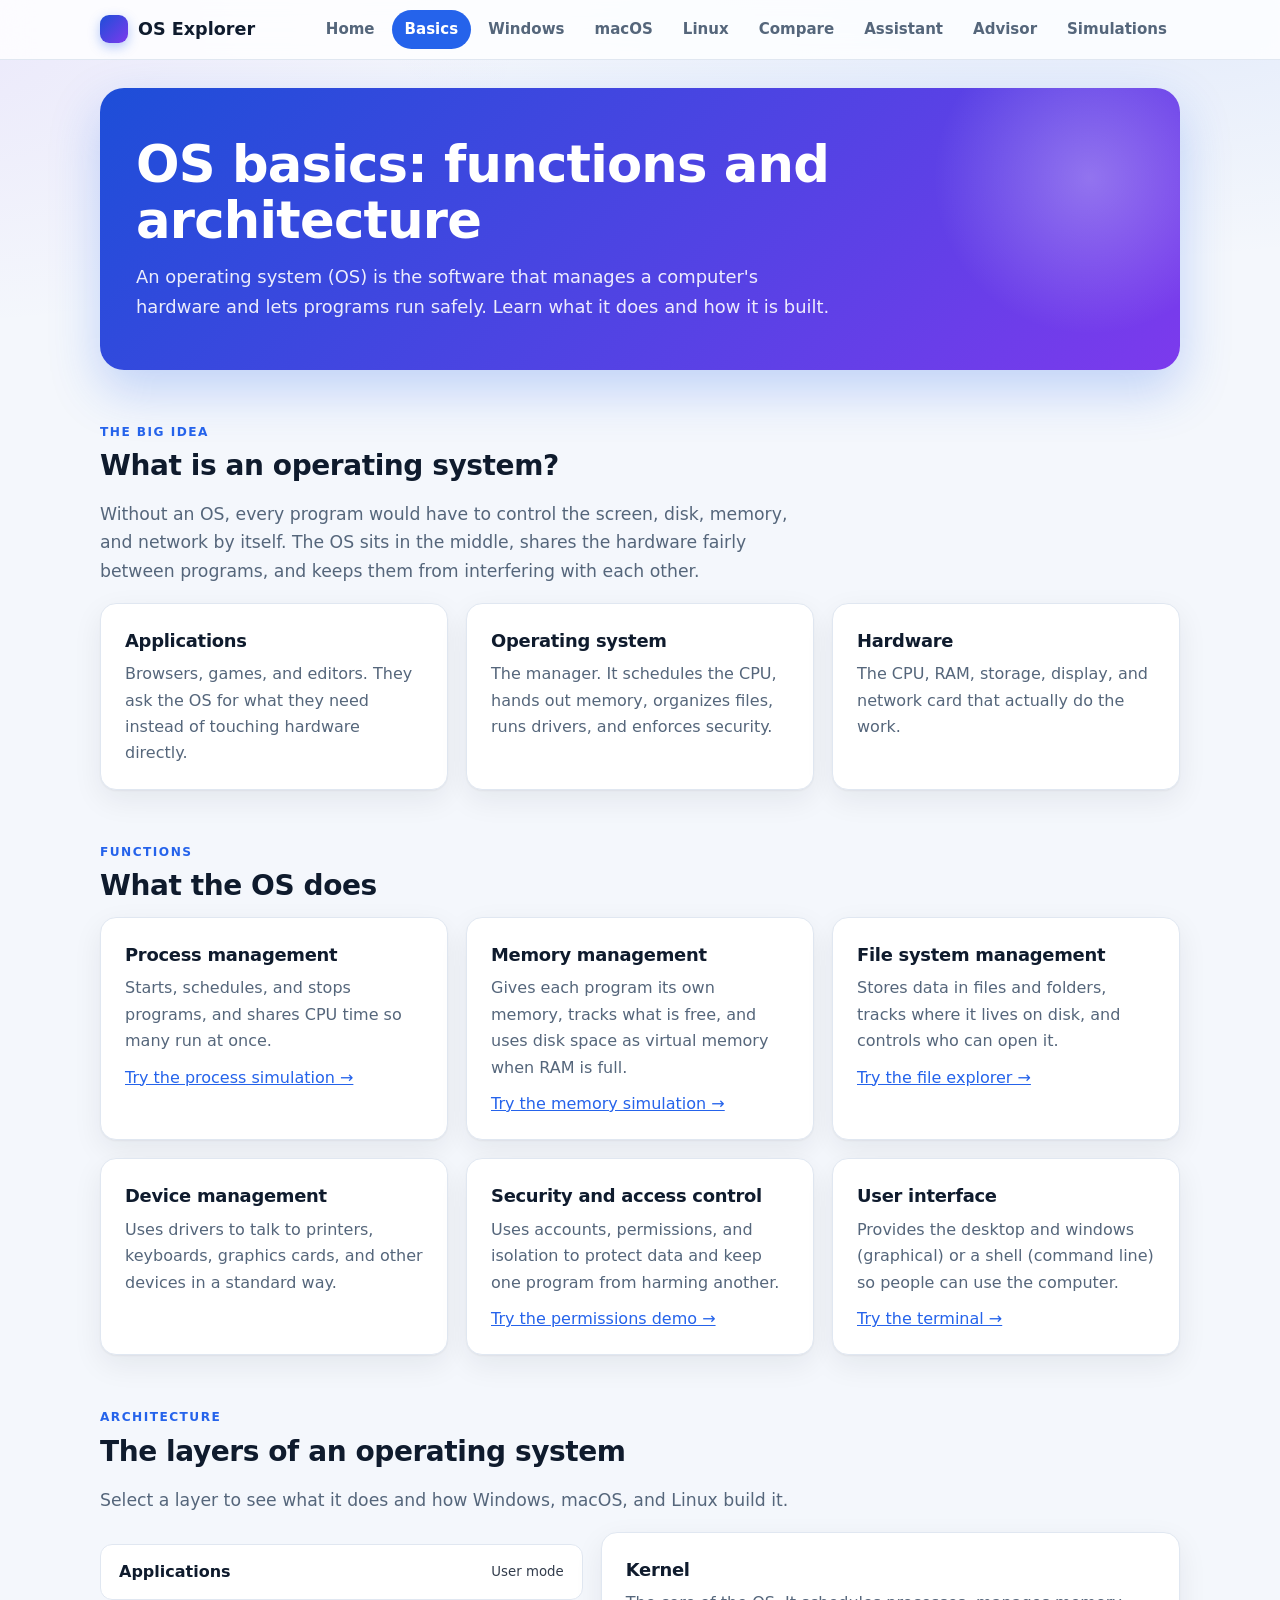
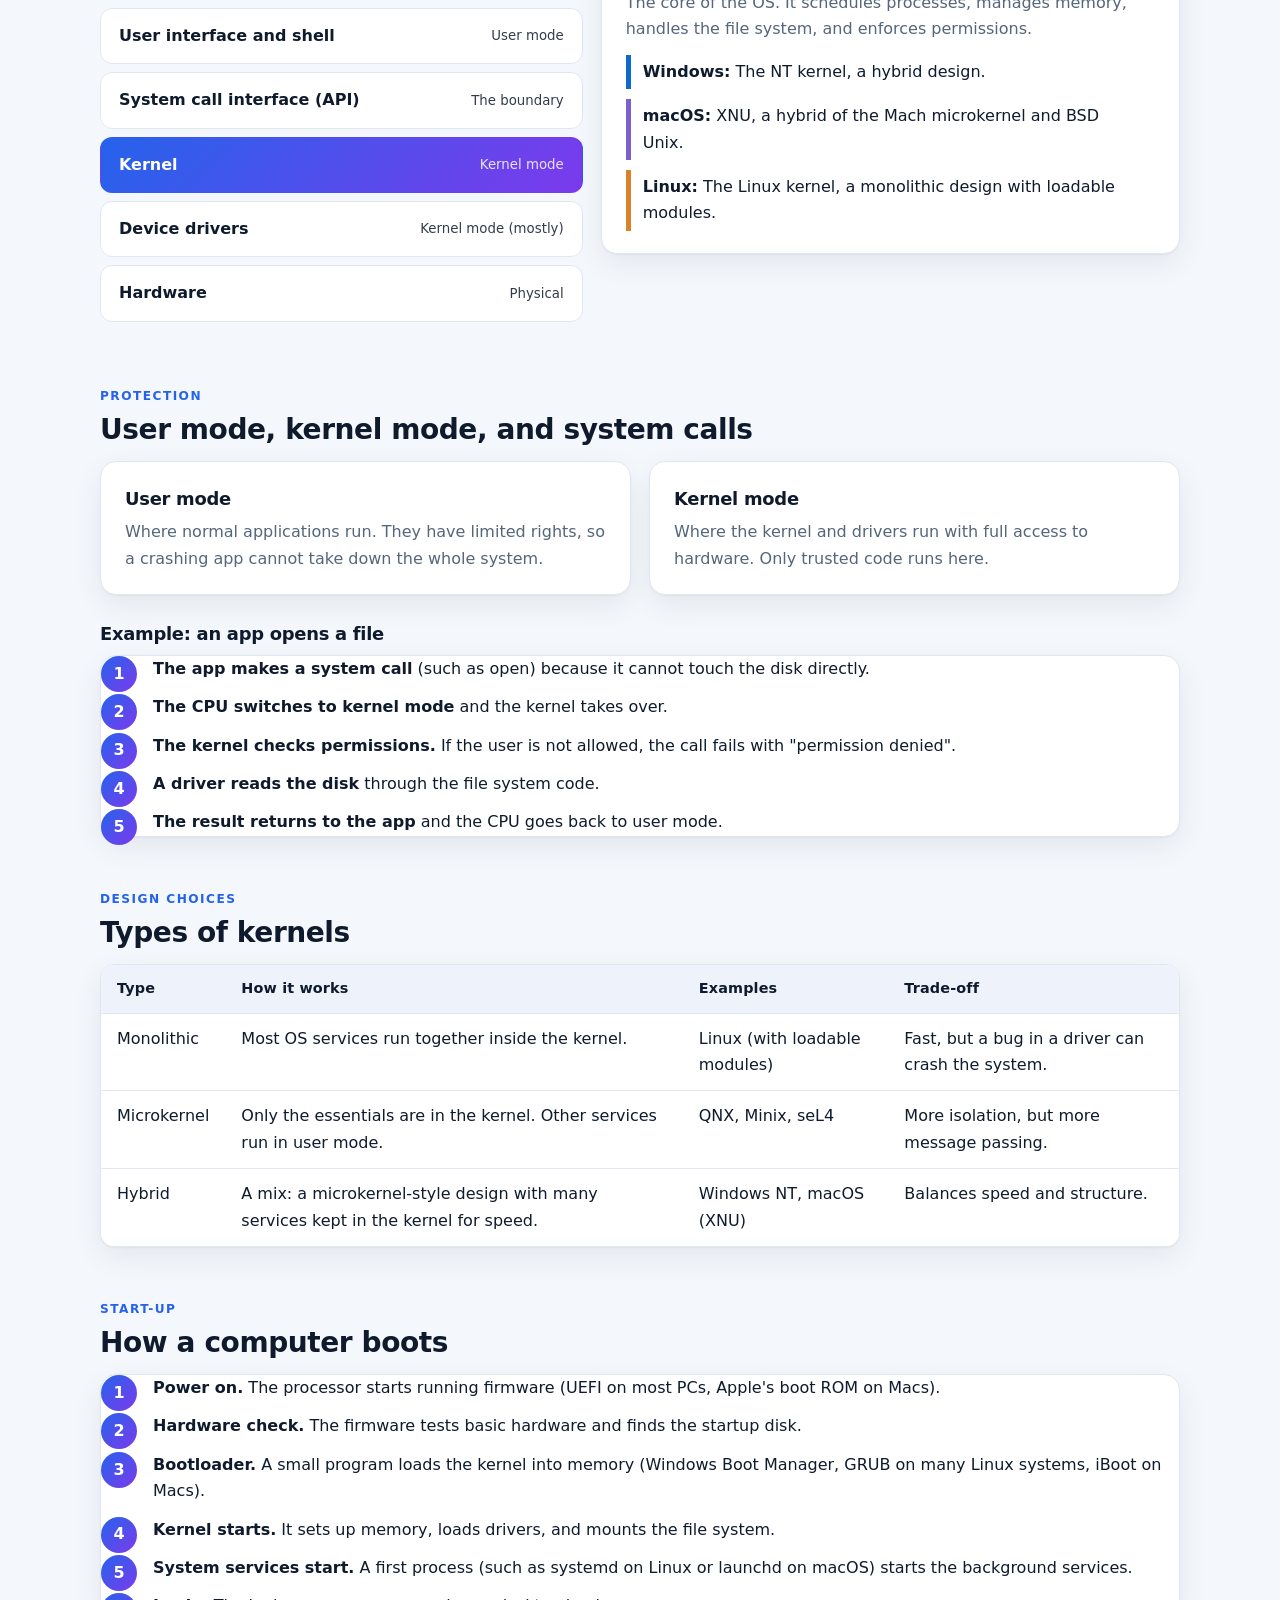
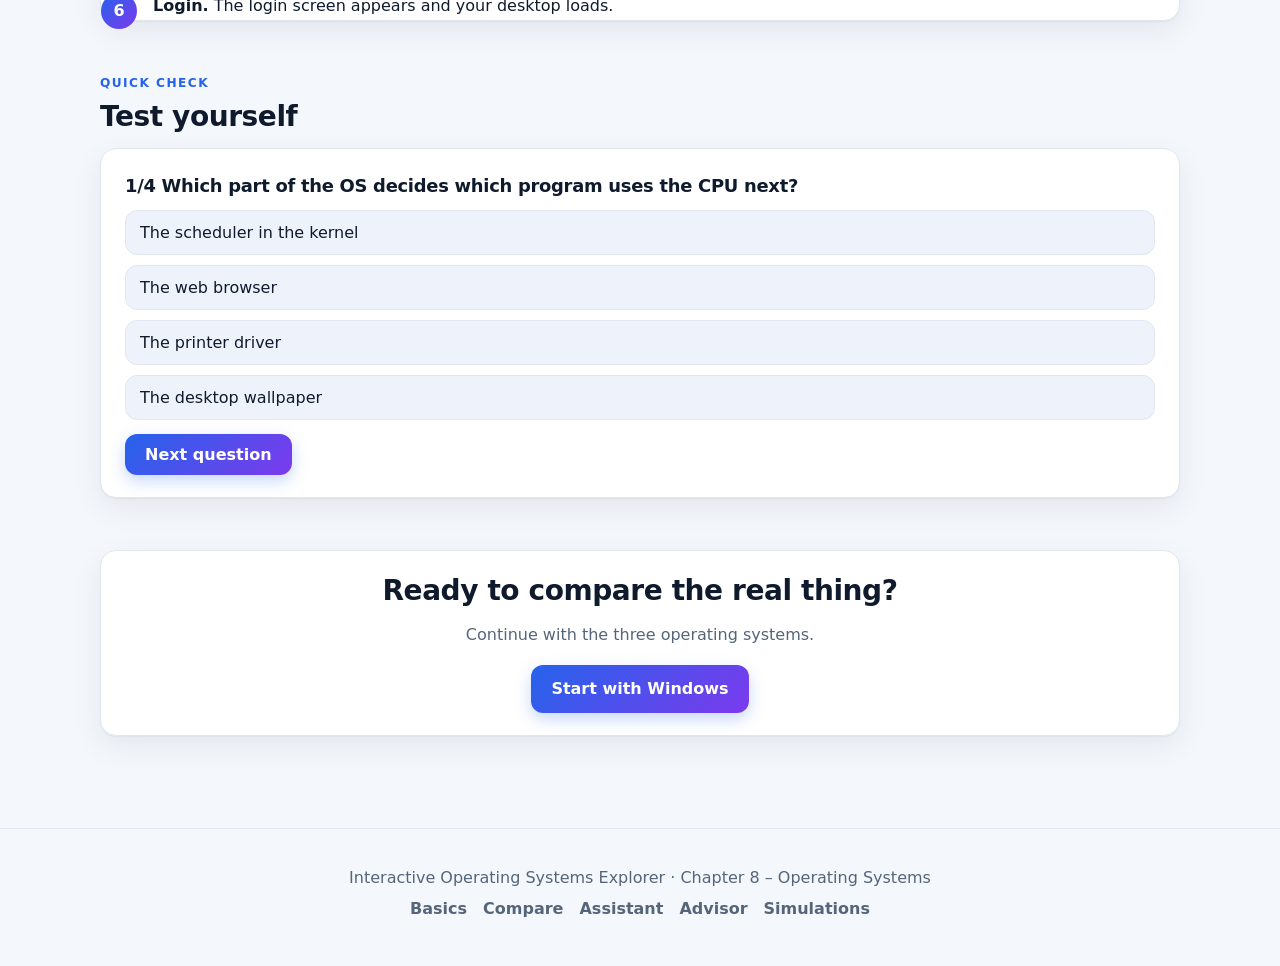
<file: basics.html>
<!DOCTYPE html>
<html lang="en">
<head>
  <meta charset="UTF-8">
  <meta name="viewport" content="width=device-width, initial-scale=1">
  <title>OS Basics: Functions and Architecture | OS Explorer</title>
  <link rel="icon" href="data:image/svg+xml,%3Csvg xmlns='http://www.w3.org/2000/svg' viewBox='0 0 100 100'%3E%3Ctext y='.9em' font-size='90'%3E🖥️%3C/text%3E%3C/svg%3E">
  <link rel="stylesheet" href="styles.css">
  <style>
    .layers { display: grid; gap: 8px; margin: 12px 0; }
    .layer { text-align: left; font: inherit; font-weight: 700; padding: 14px 18px; border-radius: 12px; border: 1px solid var(--line); background: var(--surface); color: var(--ink); cursor: pointer; display: flex; justify-content: space-between; align-items: center; transition: transform .15s, border-color .15s; }
    .layer:hover { transform: translateX(3px); border-color: var(--accent); }
    .layer[aria-pressed="true"] { background: linear-gradient(135deg, var(--accent), var(--accent-2)); color: var(--on-accent); border-color: transparent; }
    .layer small { font-weight: 500; opacity: .85; }
    .split { display: grid; gap: 18px; grid-template-columns: 1fr 1.2fr; align-items: start; }
    @media (max-width: 760px) { .split { grid-template-columns: 1fr; } }
    .os3 { display: grid; gap: 10px; margin-top: 12px; }
    .os3 div { border-left: 5px solid var(--line); padding: 4px 12px; }
    .os3 .w { border-color: var(--win); } .os3 .m { border-color: var(--mac); } .os3 .l { border-color: var(--lin); }
    ol.steps { counter-reset: s; list-style: none; padding: 0; margin: 0; display: grid; gap: 12px; }
    ol.steps li { counter-increment: s; position: relative; padding-left: 52px; }
    ol.steps li::before { content: counter(s); position: absolute; left: 0; top: 0; width: 36px; height: 36px; border-radius: 50%; background: linear-gradient(135deg, var(--accent), var(--accent-2)); color: var(--on-accent); font-weight: 800; display: flex; align-items: center; justify-content: center; }
    .msg { margin-top: 12px; padding: 10px 14px; border-radius: 10px; border-left: 5px solid var(--accent); background: var(--surface-2); }
    .msg.ok { border-left-color: var(--good); } .msg.bad { border-left-color: var(--bad); }
  </style>
</head>
<body>
  <a class="skip" href="#main">Skip to content</a>
  <header class="site">
    <div class="bar">
      <a class="brand" href="index.html">OS Explorer</a>
      <nav aria-label="Main">
        <a href="index.html">Home</a>
        <a href="basics.html" aria-current="page">Basics</a>
        <a href="windows.html">Windows</a>
        <a href="macos.html">macOS</a>
        <a href="linux.html">Linux</a>
        <a href="compare.html">Compare</a>
        <a href="assistant.html">Assistant</a>
        <a href="advisor.html">Advisor</a>
        <a href="simulations.html">Simulations</a>
      </nav>
    </div>
  </header>

  <main id="main">
    <div class="hero">
      <h1>OS basics: functions and architecture</h1>
      <p>An operating system (OS) is the software that manages a computer's hardware and lets programs run safely. Learn what it does and how it is built.</p>
    </div>

    <section id="what">
      <p class="eyebrow">The big idea</p>
      <h2>What is an operating system?</h2>
      <p class="lead">Without an OS, every program would have to control the screen, disk, memory, and network by itself. The OS sits in the middle, shares the hardware fairly between programs, and keeps them from interfering with each other.</p>
      <div class="grid">
        <div class="card"><h3>Applications</h3><p>Browsers, games, and editors. They ask the OS for what they need instead of touching hardware directly.</p></div>
        <div class="card"><h3>Operating system</h3><p>The manager. It schedules the CPU, hands out memory, organizes files, runs drivers, and enforces security.</p></div>
        <div class="card"><h3>Hardware</h3><p>The CPU, RAM, storage, display, and network card that actually do the work.</p></div>
      </div>
    </section>

    <section id="functions">
      <p class="eyebrow">Functions</p>
      <h2>What the OS does</h2>
      <div class="grid">
        <div class="card"><h3>Process management</h3><p>Starts, schedules, and stops programs, and shares CPU time so many run at once.</p><p style="margin-top:10px"><a href="simulations.html#tab=processes">Try the process simulation &rarr;</a></p></div>
        <div class="card"><h3>Memory management</h3><p>Gives each program its own memory, tracks what is free, and uses disk space as virtual memory when RAM is full.</p><p style="margin-top:10px"><a href="simulations.html#tab=memory">Try the memory simulation &rarr;</a></p></div>
        <div class="card"><h3>File system management</h3><p>Stores data in files and folders, tracks where it lives on disk, and controls who can open it.</p><p style="margin-top:10px"><a href="simulations.html#tab=files">Try the file explorer &rarr;</a></p></div>
        <div class="card"><h3>Device management</h3><p>Uses drivers to talk to printers, keyboards, graphics cards, and other devices in a standard way.</p></div>
        <div class="card"><h3>Security and access control</h3><p>Uses accounts, permissions, and isolation to protect data and keep one program from harming another.</p><p style="margin-top:10px"><a href="simulations.html#tab=perms">Try the permissions demo &rarr;</a></p></div>
        <div class="card"><h3>User interface</h3><p>Provides the desktop and windows (graphical) or a shell (command line) so people can use the computer.</p><p style="margin-top:10px"><a href="simulations.html#tab=terminal">Try the terminal &rarr;</a></p></div>
      </div>
    </section>

    <section id="architecture">
      <p class="eyebrow">Architecture</p>
      <h2>The layers of an operating system</h2>
      <p class="lead">Select a layer to see what it does and how Windows, macOS, and Linux build it.</p>
      <div class="split">
        <div class="layers" id="layers" role="group" aria-label="OS layers"></div>
        <div class="card" id="layerInfo" aria-live="polite"></div>
      </div>
    </section>

    <section id="modes">
      <p class="eyebrow">Protection</p>
      <h2>User mode, kernel mode, and system calls</h2>
      <div class="grid">
        <div class="card"><h3>User mode</h3><p>Where normal applications run. They have limited rights, so a crashing app cannot take down the whole system.</p></div>
        <div class="card"><h3>Kernel mode</h3><p>Where the kernel and drivers run with full access to hardware. Only trusted code runs here.</p></div>
      </div>
      <h3 style="margin-top:24px">Example: an app opens a file</h3>
      <ol class="steps card">
        <li><strong>The app makes a system call</strong> (such as open) because it cannot touch the disk directly.</li>
        <li><strong>The CPU switches to kernel mode</strong> and the kernel takes over.</li>
        <li><strong>The kernel checks permissions.</strong> If the user is not allowed, the call fails with "permission denied".</li>
        <li><strong>A driver reads the disk</strong> through the file system code.</li>
        <li><strong>The result returns to the app</strong> and the CPU goes back to user mode.</li>
      </ol>
    </section>

    <section id="kernels">
      <p class="eyebrow">Design choices</p>
      <h2>Types of kernels</h2>
      <div class="table-wrap">
        <table>
          <thead><tr><th>Type</th><th>How it works</th><th>Examples</th><th>Trade-off</th></tr></thead>
          <tbody>
            <tr><td>Monolithic</td><td>Most OS services run together inside the kernel.</td><td>Linux (with loadable modules)</td><td>Fast, but a bug in a driver can crash the system.</td></tr>
            <tr><td>Microkernel</td><td>Only the essentials are in the kernel. Other services run in user mode.</td><td>QNX, Minix, seL4</td><td>More isolation, but more message passing.</td></tr>
            <tr><td>Hybrid</td><td>A mix: a microkernel-style design with many services kept in the kernel for speed.</td><td>Windows NT, macOS (XNU)</td><td>Balances speed and structure.</td></tr>
          </tbody>
        </table>
      </div>
    </section>

    <section id="boot">
      <p class="eyebrow">Start-up</p>
      <h2>How a computer boots</h2>
      <ol class="steps card">
        <li><strong>Power on.</strong> The processor starts running firmware (UEFI on most PCs, Apple's boot ROM on Macs).</li>
        <li><strong>Hardware check.</strong> The firmware tests basic hardware and finds the startup disk.</li>
        <li><strong>Bootloader.</strong> A small program loads the kernel into memory (Windows Boot Manager, GRUB on many Linux systems, iBoot on Macs).</li>
        <li><strong>Kernel starts.</strong> It sets up memory, loads drivers, and mounts the file system.</li>
        <li><strong>System services start.</strong> A first process (such as systemd on Linux or launchd on macOS) starts the background services.</li>
        <li><strong>Login.</strong> The login screen appears and your desktop loads.</li>
      </ol>
    </section>

    <section id="check">
      <p class="eyebrow">Quick check</p>
      <h2>Test yourself</h2>
      <div class="card">
        <h3 id="qText"></h3>
        <div id="qOpts"></div>
        <div class="msg" id="qFb" hidden aria-live="polite"></div>
        <p style="margin-top:14px"><button class="btn" id="qNext" type="button" hidden>Next question</button></p>
      </div>
    </section>

    <section>
      <div class="card" style="text-align:center">
        <h2>Ready to compare the real thing?</h2>
        <p style="margin-bottom:16px">Continue with the three operating systems.</p>
        <a class="btn" href="windows.html">Start with Windows</a>
      </div>
    </section>
  </main>

  <footer>
    <p>Interactive Operating Systems Explorer &middot; Chapter 8 &ndash; Operating Systems</p>
    <p><a href="basics.html">Basics</a><a href="compare.html">Compare</a><a href="assistant.html">Assistant</a><a href="advisor.html">Advisor</a><a href="simulations.html">Simulations</a></p>
  </footer>

  <script>
    var LAYERS = [
      { n: 'Applications', s: 'User mode', d: 'The programs people use: browsers, games, office tools, and editors. They request services from the OS through its programming interface.',
        w: 'Win32 and modern Windows apps, plus Microsoft Office and most PC games.', m: 'Apps built with Apple frameworks, such as Safari, Final Cut Pro, and Xcode.', l: 'Open-source apps like Firefox and LibreOffice, plus Steam games.' },
      { n: 'User interface and shell', s: 'User mode', d: 'How people control the computer: a graphical desktop or a command-line shell that turns what you do into requests.',
        w: 'Windows shell (File Explorer, Start menu), Command Prompt, and PowerShell.', m: 'The Aqua desktop, Finder, and the zsh shell in Terminal.', l: 'Desktop environments like GNOME and KDE, and shells like bash and zsh.' },
      { n: 'System call interface (API)', s: 'The boundary', d: 'The controlled doorway between applications and the kernel. Apps ask for things like opening a file or creating a process here.',
        w: 'The Windows API (Win32) sits on top of native NT system calls.', m: 'POSIX calls plus Apple frameworks that lead into the XNU kernel.', l: 'POSIX system calls, usually reached through the C library (glibc).' },
      { n: 'Kernel', s: 'Kernel mode', d: 'The core of the OS. It schedules processes, manages memory, handles the file system, and enforces permissions.',
        w: 'The NT kernel, a hybrid design.', m: 'XNU, a hybrid of the Mach microkernel and BSD Unix.', l: 'The Linux kernel, a monolithic design with loadable modules.' },
      { n: 'Device drivers', s: 'Kernel mode (mostly)', d: 'Translators between the kernel and specific hardware such as graphics cards, disks, and network adapters.',
        w: 'Windows drivers, which are usually signed by the vendor and Microsoft.', m: 'Kernel extensions are being replaced by DriverKit, which runs drivers outside the kernel.', l: 'Many drivers are kernel modules that ship with the kernel itself.' },
      { n: 'Hardware', s: 'Physical', d: 'The CPU, memory, storage, graphics, and network devices. The OS hides their differences so programs do not need to know the exact parts.',
        w: 'Runs on PCs from many manufacturers, on both x86 and Arm.', m: 'Runs only on Apple hardware, now built on Apple silicon.', l: 'Runs on almost anything, from phones and servers to supercomputers.' }
    ];
    var box = document.getElementById('layers'), info = document.getElementById('layerInfo');
    function showLayer(i) {
      var L = LAYERS[i];
      box.querySelectorAll('.layer').forEach(function (b, k) { b.setAttribute('aria-pressed', k === i ? 'true' : 'false'); });
      info.innerHTML = '<h3>' + L.n + '</h3><p>' + L.d + '</p><div class="os3"><div class="w"><strong>Windows:</strong> ' + L.w + '</div><div class="m"><strong>macOS:</strong> ' + L.m + '</div><div class="l"><strong>Linux:</strong> ' + L.l + '</div></div>';
    }
    LAYERS.forEach(function (L, i) {
      var b = document.createElement('button');
      b.type = 'button'; b.className = 'layer'; b.setAttribute('aria-pressed', 'false');
      b.innerHTML = '<span>' + L.n + '</span><small>' + L.s + '</small>';
      b.addEventListener('click', function () { showLayer(i); });
      box.appendChild(b);
    });
    showLayer(3);

    var QZ = [
      { q: 'Which part of the OS decides which program uses the CPU next?', o: ['The scheduler in the kernel', 'The web browser', 'The printer driver', 'The desktop wallpaper'], a: 0, e: 'The kernel scheduler shares CPU time between processes.' },
      { q: 'Why do applications use system calls?', o: ['To change their color theme', 'To ask the kernel to do things they are not allowed to do themselves', 'To make the CPU faster', 'To avoid using memory'], a: 1, e: 'System calls are the controlled way for apps to request protected services.' },
      { q: 'Which kernel design does Linux use?', o: ['Microkernel', 'Monolithic with loadable modules', 'No kernel', 'Hybrid like Windows'], a: 1, e: 'Linux is monolithic, though it can load and unload modules.' },
      { q: 'What does virtual memory do?', o: ['Uses disk space to extend RAM', 'Makes the screen larger', 'Encrypts the disk', 'Speeds up the network'], a: 0, e: 'Virtual memory moves less-used data to disk so more programs can run.' }
    ];
    var qi = 0, score = 0;
    function showQ() {
      var q = QZ[qi];
      document.getElementById('qText').textContent = (qi + 1) + '/' + QZ.length + '  ' + q.q;
      var o = document.getElementById('qOpts'); o.innerHTML = '';
      document.getElementById('qFb').hidden = true;
      document.getElementById('qNext').hidden = true;
      q.o.forEach(function (t, i) {
        var b = document.createElement('button');
        b.type = 'button'; b.className = 'quiz-opt'; b.textContent = t;
        b.addEventListener('click', function () {
          var all = o.querySelectorAll('.quiz-opt'); all.forEach(function (x) { x.disabled = true; });
          all[q.a].classList.add('right');
          var f = document.getElementById('qFb'); f.hidden = false;
          if (i === q.a) { score++; f.className = 'msg ok'; f.textContent = 'Correct. ' + q.e; }
          else { b.classList.add('wrong'); f.className = 'msg bad'; f.textContent = 'Not quite. ' + q.e; }
          var n = document.getElementById('qNext'); n.hidden = false; n.textContent = qi + 1 < QZ.length ? 'Next question' : 'See my score';
        });
        o.appendChild(b);
      });
    }
    document.getElementById('qNext').addEventListener('click', function () {
      if (qi >= QZ.length) { qi = 0; score = 0; showQ(); return; }
      qi++;
      if (qi < QZ.length) { showQ(); return; }
      document.getElementById('qText').textContent = 'You scored ' + score + ' out of ' + QZ.length + '.';
      document.getElementById('qOpts').innerHTML = '';
      document.getElementById('qFb').hidden = true;
      this.textContent = 'Try again';
    });
    showQ();
  </script>
</body>
</html>
</file>
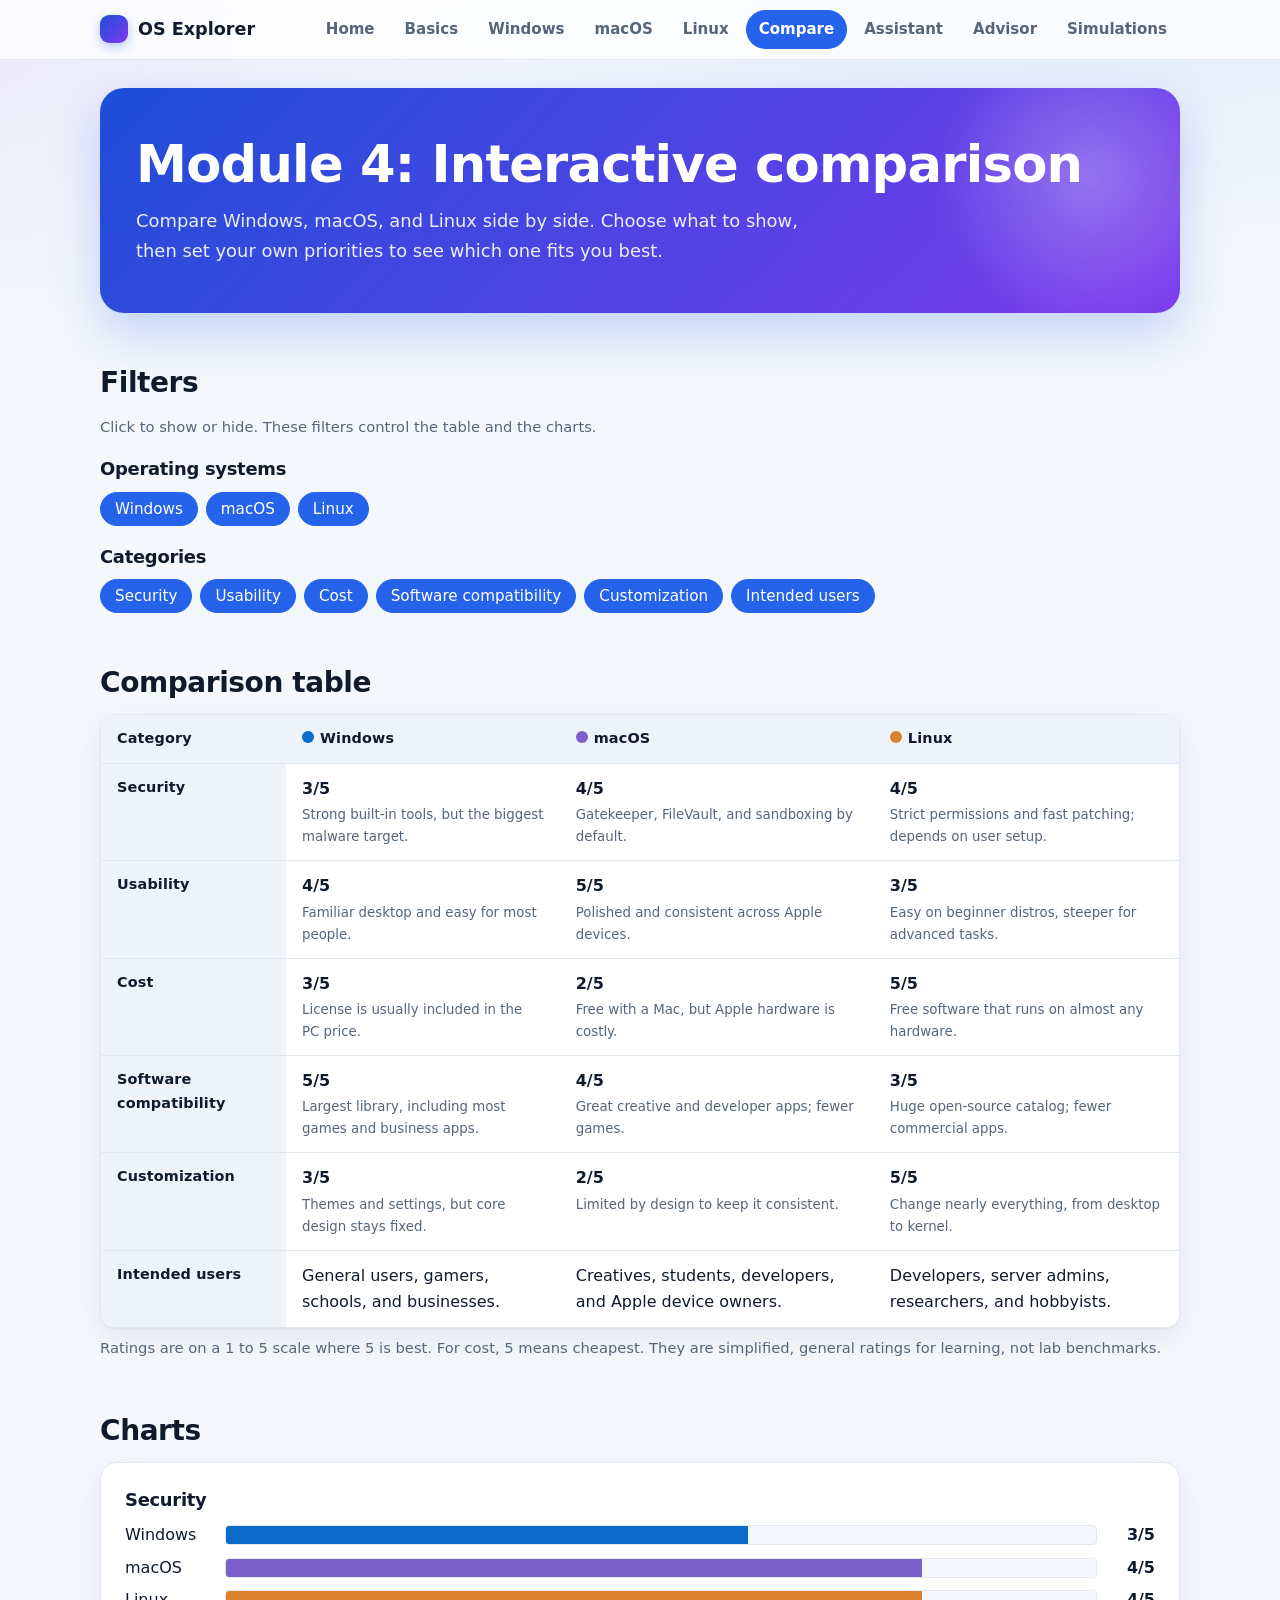
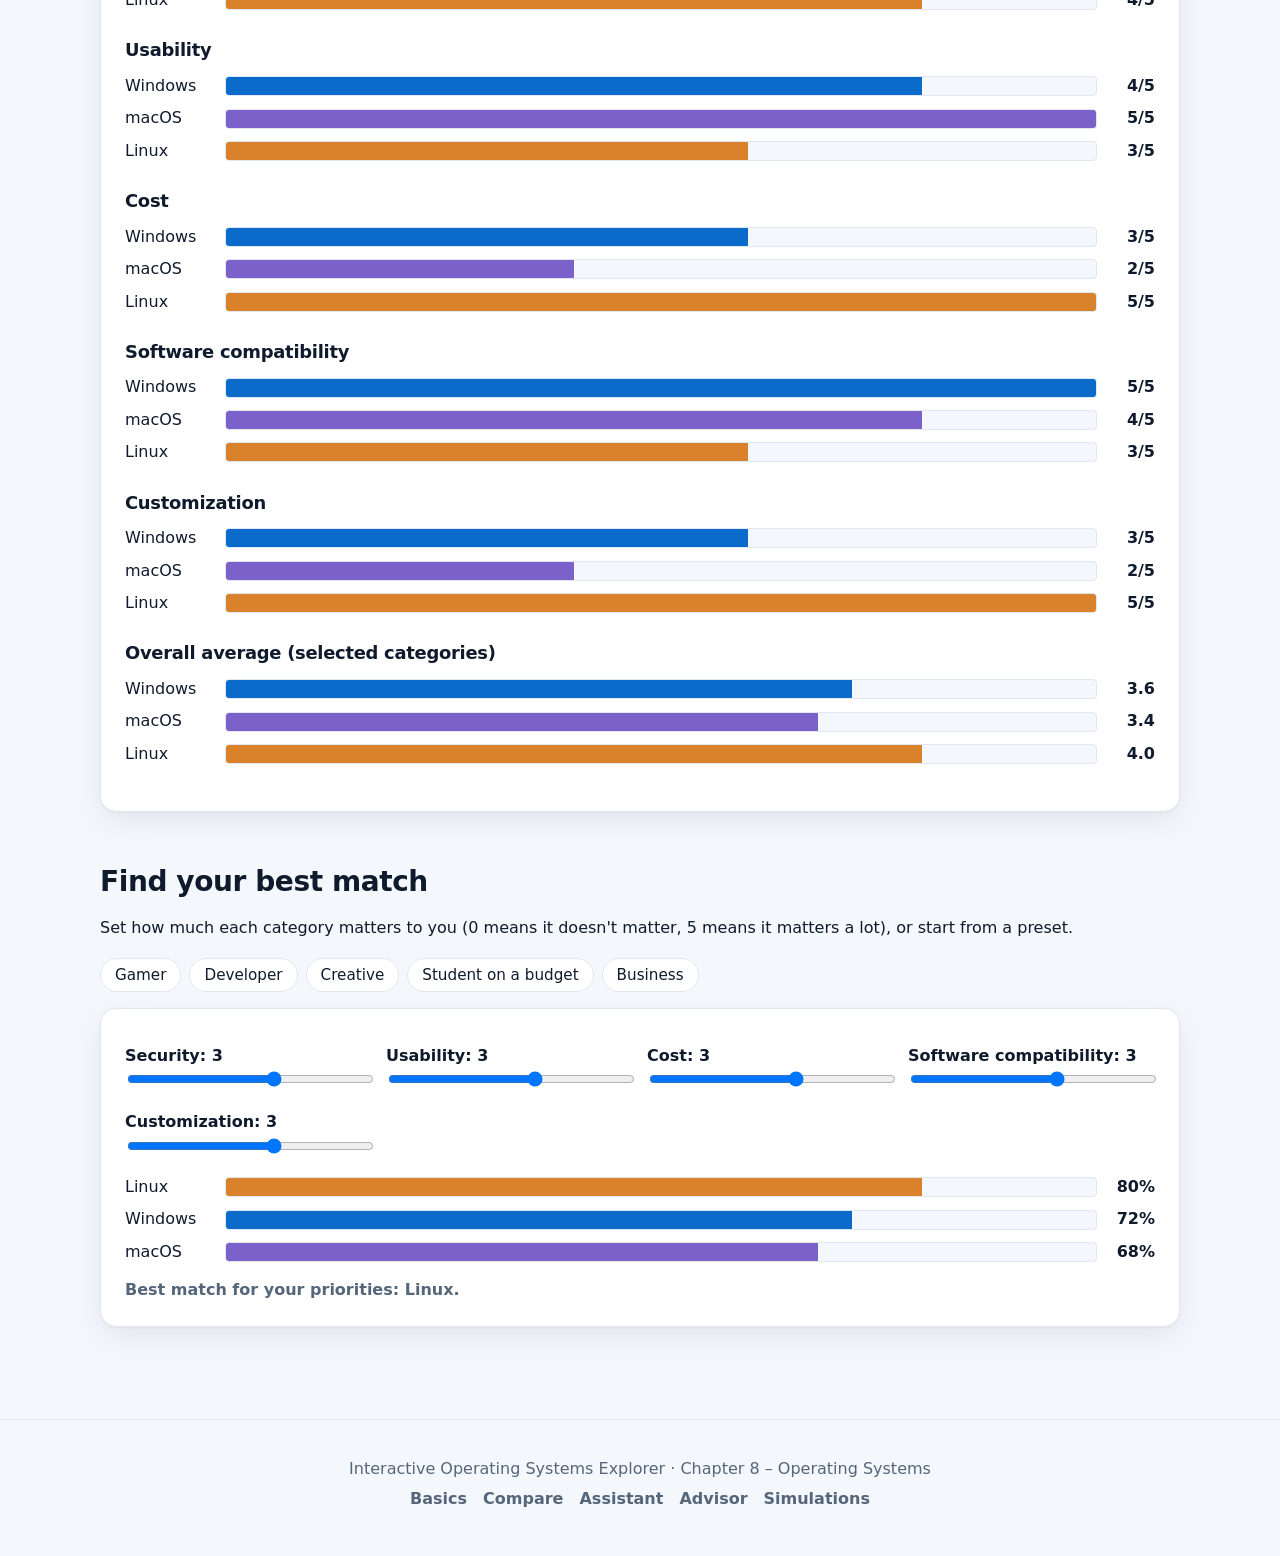
<file: compare.html>
<!DOCTYPE html>
<html lang="en">
<head>
  <meta charset="UTF-8">
  <meta name="viewport" content="width=device-width, initial-scale=1">
  <title>Module 4: Interactive Comparison | OS Explorer</title>
  <link rel="icon" href="data:image/svg+xml,%3Csvg xmlns='http://www.w3.org/2000/svg' viewBox='0 0 100 100'%3E%3Ctext y='.9em' font-size='90'%3E🖥️%3C/text%3E%3C/svg%3E">
  <link rel="stylesheet" href="styles.css">
  <style>
    .chips { display: flex; flex-wrap: wrap; gap: 8px; margin: 8px 0 16px; }
    .chip { background: var(--surface); color: var(--ink); border: 1px solid var(--line); padding: 7px 14px; border-radius: 999px; cursor: pointer; font-size: 0.95rem; }
    .chip[aria-pressed="true"] { background: var(--accent); color: #fff; border-color: var(--accent); }
    @media (prefers-color-scheme: dark) { .chip[aria-pressed="true"] { color: #0b1420; } }
    .dot { display: inline-block; width: 12px; height: 12px; border-radius: 50%; margin-right: 6px; }
    .group { margin-bottom: 22px; }
    .group h3 { margin-bottom: 8px; }
    .barrow { display: grid; grid-template-columns: 90px 1fr 48px; gap: 10px; align-items: center; margin-bottom: 6px; }
    .track { background: var(--bg); border: 1px solid var(--line); border-radius: 4px; height: 20px; overflow: hidden; }
    .fill { height: 100%; }
    .val { font-weight: 600; text-align: right; }
    .sliders { display: grid; gap: 14px; grid-template-columns: repeat(auto-fit, minmax(220px, 1fr)); margin: 12px 0; }
    .sliders label { display: block; font-weight: 600; }
    .sliders input[type="range"] { width: 100%; }
    .small { color: var(--muted); font-size: 0.92rem; }
    td small { display: block; color: var(--muted); margin-top: 2px; }
    #best { font-weight: 700; margin-top: 12px; }
  </style>
</head>
<body>
  <a class="skip" href="#main">Skip to content</a>
  <header class="site">
    <div class="bar">
      <a class="brand" href="index.html">OS Explorer</a>
      <nav aria-label="Main">
        <a href="index.html">Home</a>
        <a href="basics.html">Basics</a>
        <a href="windows.html">Windows</a>
        <a href="macos.html">macOS</a>
        <a href="linux.html">Linux</a>
        <a href="compare.html" aria-current="page">Compare</a>
        <a href="assistant.html">Assistant</a>
        <a href="advisor.html">Advisor</a>
        <a href="simulations.html">Simulations</a>
      </nav>
    </div>
  </header>

  <main id="main">
    <div class="hero">
      <h1>Module 4: Interactive comparison</h1>
      <p>Compare Windows, macOS, and Linux side by side. Choose what to show, then set your own priorities to see which one fits you best.</p>
    </div>

    <section id="filters">
      <h2>Filters</h2>
      <p class="small">Click to show or hide. These filters control the table and the charts.</p>
      <h3>Operating systems</h3>
      <div class="chips" id="osChips"></div>
      <h3>Categories</h3>
      <div class="chips" id="critChips"></div>
    </section>

    <section id="table">
      <h2>Comparison table</h2>
      <div class="table-wrap"><table id="cmpTable"></table></div>
      <p class="small" style="margin-top:8px">Ratings are on a 1 to 5 scale where 5 is best. For cost, 5 means cheapest. They are simplified, general ratings for learning, not lab benchmarks.</p>
    </section>

    <section id="charts">
      <h2>Charts</h2>
      <div class="card" id="chartBox"></div>
    </section>

    <section id="match">
      <h2>Find your best match</h2>
      <p>Set how much each category matters to you (0 means it doesn't matter, 5 means it matters a lot), or start from a preset.</p>
      <div class="chips" id="presets"></div>
      <div class="card">
        <div class="sliders" id="sliders"></div>
        <div id="matchBars"></div>
        <p id="best" aria-live="polite"></p>
      </div>
    </section>
  </main>

  <footer>
    <p>Interactive Operating Systems Explorer &middot; Chapter 8 &ndash; Operating Systems</p>
    <p><a href="basics.html">Basics</a><a href="compare.html">Compare</a><a href="assistant.html">Assistant</a><a href="advisor.html">Advisor</a><a href="simulations.html">Simulations</a></p>
  </footer>

  <script>
    var OS = [
      { id: 'win', name: 'Windows', color: '#0b6bcb' },
      { id: 'mac', name: 'macOS', color: '#7b61c9' },
      { id: 'lin', name: 'Linux', color: '#d9822b' }
    ];

    var CRITERIA = [
      { id: 'security', label: 'Security', scores: { win: 3, mac: 4, lin: 4 }, notes: {
          win: 'Strong built-in tools, but the biggest malware target.',
          mac: 'Gatekeeper, FileVault, and sandboxing by default.',
          lin: 'Strict permissions and fast patching; depends on user setup.' } },
      { id: 'usability', label: 'Usability', scores: { win: 4, mac: 5, lin: 3 }, notes: {
          win: 'Familiar desktop and easy for most people.',
          mac: 'Polished and consistent across Apple devices.',
          lin: 'Easy on beginner distros, steeper for advanced tasks.' } },
      { id: 'cost', label: 'Cost', scores: { win: 3, mac: 2, lin: 5 }, notes: {
          win: 'License is usually included in the PC price.',
          mac: 'Free with a Mac, but Apple hardware is costly.',
          lin: 'Free software that runs on almost any hardware.' } },
      { id: 'compat', label: 'Software compatibility', scores: { win: 5, mac: 4, lin: 3 }, notes: {
          win: 'Largest library, including most games and business apps.',
          mac: 'Great creative and developer apps; fewer games.',
          lin: 'Huge open-source catalog; fewer commercial apps.' } },
      { id: 'custom', label: 'Customization', scores: { win: 3, mac: 2, lin: 5 }, notes: {
          win: 'Themes and settings, but core design stays fixed.',
          mac: 'Limited by design to keep it consistent.',
          lin: 'Change nearly everything, from desktop to kernel.' } },
      { id: 'users', label: 'Intended users', text: {
          win: 'General users, gamers, schools, and businesses.',
          mac: 'Creatives, students, developers, and Apple device owners.',
          lin: 'Developers, server admins, researchers, and hobbyists.' } }
    ];

    var showOS = {}, showCrit = {};
    OS.forEach(function (o) { showOS[o.id] = true; });
    CRITERIA.forEach(function (c) { showCrit[c.id] = true; });

    function makeChips(containerId, items, state, label) {
      var box = document.getElementById(containerId);
      items.forEach(function (it) {
        var b = document.createElement('button');
        b.type = 'button';
        b.className = 'chip';
        b.setAttribute('aria-pressed', 'true');
        b.setAttribute('data-id', it.id);
        b.textContent = label(it);
        b.addEventListener('click', function () {
          state[it.id] = !state[it.id];
          b.setAttribute('aria-pressed', state[it.id] ? 'true' : 'false');
          renderTable();
          renderCharts();
        });
        box.appendChild(b);
      });
    }

    function activeOS() { return OS.filter(function (o) { return showOS[o.id]; }); }
    function activeCrit() { return CRITERIA.filter(function (c) { return showCrit[c.id]; }); }

    function renderTable() {
      var t = document.getElementById('cmpTable');
      var os = activeOS(), cr = activeCrit();
      if (!os.length || !cr.length) {
        t.innerHTML = '<tbody><tr><td>Select at least one operating system and one category.</td></tr></tbody>';
        return;
      }
      var h = '<thead><tr><th>Category</th>';
      os.forEach(function (o) { h += '<th><span class="dot" style="background:' + o.color + '"></span>' + o.name + '</th>'; });
      h += '</tr></thead><tbody>';
      cr.forEach(function (c) {
        h += '<tr><th scope="row">' + c.label + '</th>';
        os.forEach(function (o) {
          if (c.scores) h += '<td><strong>' + c.scores[o.id] + '/5</strong><small>' + c.notes[o.id] + '</small></td>';
          else h += '<td>' + c.text[o.id] + '</td>';
        });
        h += '</tr>';
      });
      t.innerHTML = h + '</tbody>';
    }

    function renderCharts() {
      var box = document.getElementById('chartBox');
      var os = activeOS();
      var cr = activeCrit().filter(function (c) { return c.scores; });
      if (!os.length || !cr.length) {
        box.innerHTML = '<p>Select at least one operating system and one scored category (not just Intended users) to see charts.</p>';
        return;
      }
      var h = '';
      cr.forEach(function (c) {
        h += '<div class="group"><h3>' + c.label + '</h3>';
        os.forEach(function (o) {
          var s = c.scores[o.id];
          h += '<div class="barrow"><span>' + o.name + '</span><div class="track"><div class="fill" style="width:' + (s / 5 * 100) + '%;background:' + o.color + '"></div></div><span class="val">' + s + '/5</span></div>';
        });
        h += '</div>';
      });
      // Overall average
      h += '<div class="group"><h3>Overall average (selected categories)</h3>';
      os.forEach(function (o) {
        var sum = 0;
        cr.forEach(function (c) { sum += c.scores[o.id]; });
        var avg = sum / cr.length;
        h += '<div class="barrow"><span>' + o.name + '</span><div class="track"><div class="fill" style="width:' + (avg / 5 * 100) + '%;background:' + o.color + '"></div></div><span class="val">' + avg.toFixed(1) + '</span></div>';
      });
      box.innerHTML = h + '</div>';
    }

    // Best-match section
    var scored = CRITERIA.filter(function (c) { return c.scores; });
    var weights = {};
    scored.forEach(function (c) { weights[c.id] = 3; });
    var PRESETS = [
      { name: 'Gamer', w: { security: 2, usability: 3, cost: 2, compat: 5, custom: 2 } },
      { name: 'Developer', w: { security: 4, usability: 3, cost: 3, compat: 3, custom: 5 } },
      { name: 'Creative', w: { security: 3, usability: 5, cost: 1, compat: 4, custom: 2 } },
      { name: 'Student on a budget', w: { security: 3, usability: 4, cost: 5, compat: 3, custom: 2 } },
      { name: 'Business', w: { security: 5, usability: 4, cost: 3, compat: 5, custom: 1 } }
    ];

    function buildSliders() {
      var box = document.getElementById('sliders');
      scored.forEach(function (c) {
        var d = document.createElement('div');
        d.innerHTML = '<label for="w_' + c.id + '">' + c.label + ': <span id="wv_' + c.id + '">3</span></label>' +
          '<input type="range" id="w_' + c.id + '" min="0" max="5" step="1" value="3">';
        box.appendChild(d);
        d.querySelector('input').addEventListener('input', function (e) {
          weights[c.id] = Number(e.target.value);
          document.getElementById('wv_' + c.id).textContent = e.target.value;
          renderMatch();
        });
      });
      var pb = document.getElementById('presets');
      PRESETS.forEach(function (p) {
        var b = document.createElement('button');
        b.type = 'button';
        b.className = 'chip';
        b.textContent = p.name;
        b.addEventListener('click', function () {
          scored.forEach(function (c) {
            weights[c.id] = p.w[c.id];
            document.getElementById('w_' + c.id).value = p.w[c.id];
            document.getElementById('wv_' + c.id).textContent = p.w[c.id];
          });
          renderMatch();
        });
        pb.appendChild(b);
      });
    }

    function renderMatch() {
      var total = 0;
      scored.forEach(function (c) { total += weights[c.id]; });
      var box = document.getElementById('matchBars');
      var best = document.getElementById('best');
      if (total === 0) {
        box.innerHTML = '';
        best.textContent = 'Raise at least one slider above 0 to see a result.';
        return;
      }
      var results = OS.map(function (o) {
        var sum = 0;
        scored.forEach(function (c) { sum += weights[c.id] * c.scores[o.id]; });
        return { o: o, pct: Math.round(sum / total / 5 * 100) };
      }).sort(function (a, b) { return b.pct - a.pct; });
      var h = '';
      results.forEach(function (r) {
        h += '<div class="barrow"><span>' + r.o.name + '</span><div class="track"><div class="fill" style="width:' + r.pct + '%;background:' + r.o.color + '"></div></div><span class="val">' + r.pct + '%</span></div>';
      });
      box.innerHTML = h;
      if (results[0].pct === results[1].pct) {
        best.textContent = 'Tie: ' + results[0].o.name + ' and ' + results[1].o.name + ' fit your priorities equally.';
      } else {
        best.textContent = 'Best match for your priorities: ' + results[0].o.name + '.';
      }
    }

    makeChips('osChips', OS, showOS, function (o) { return o.name; });
    makeChips('critChips', CRITERIA, showCrit, function (c) { return c.label; });
    buildSliders();
    renderTable();
    renderCharts();
    renderMatch();
  
(function () {
  var p = {};
  location.hash.replace(/^#/, '').split('&').forEach(function (s) { var kv = s.split('='); if (kv[0]) p[kv[0]] = decodeURIComponent(kv[1] || ''); });
  function applyList(boxId, state, ids) {
    document.querySelectorAll('#' + boxId + ' .chip').forEach(function (b) {
      var id = b.getAttribute('data-id'), on = ids.indexOf(id) > -1;
      state[id] = on;
      b.setAttribute('aria-pressed', on ? 'true' : 'false');
    });
  }
  if (p.os) applyList('osChips', showOS, p.os.split(','));
  if (p.crit) applyList('critChips', showCrit, p.crit.split(','));
  if (p.preset) { document.querySelectorAll('#presets .chip').forEach(function (b) { if (b.textContent.toLowerCase().indexOf(p.preset) === 0) b.click(); }); }
  if (p.w) { p.w.split(',').forEach(function (s) { var kv = s.split(':'); var el = document.getElementById('w_' + kv[0]); if (el && /^[0-5]$/.test(kv[1])) { el.value = kv[1]; el.dispatchEvent(new Event('input')); } }); }
  renderTable(); renderCharts(); renderMatch();
  if (p.section) { var el = document.getElementById(p.section); if (el) { el.scrollIntoView(); window.scrollBy(0, -70); } }
})();
</script>
</body>
</html>
</file>
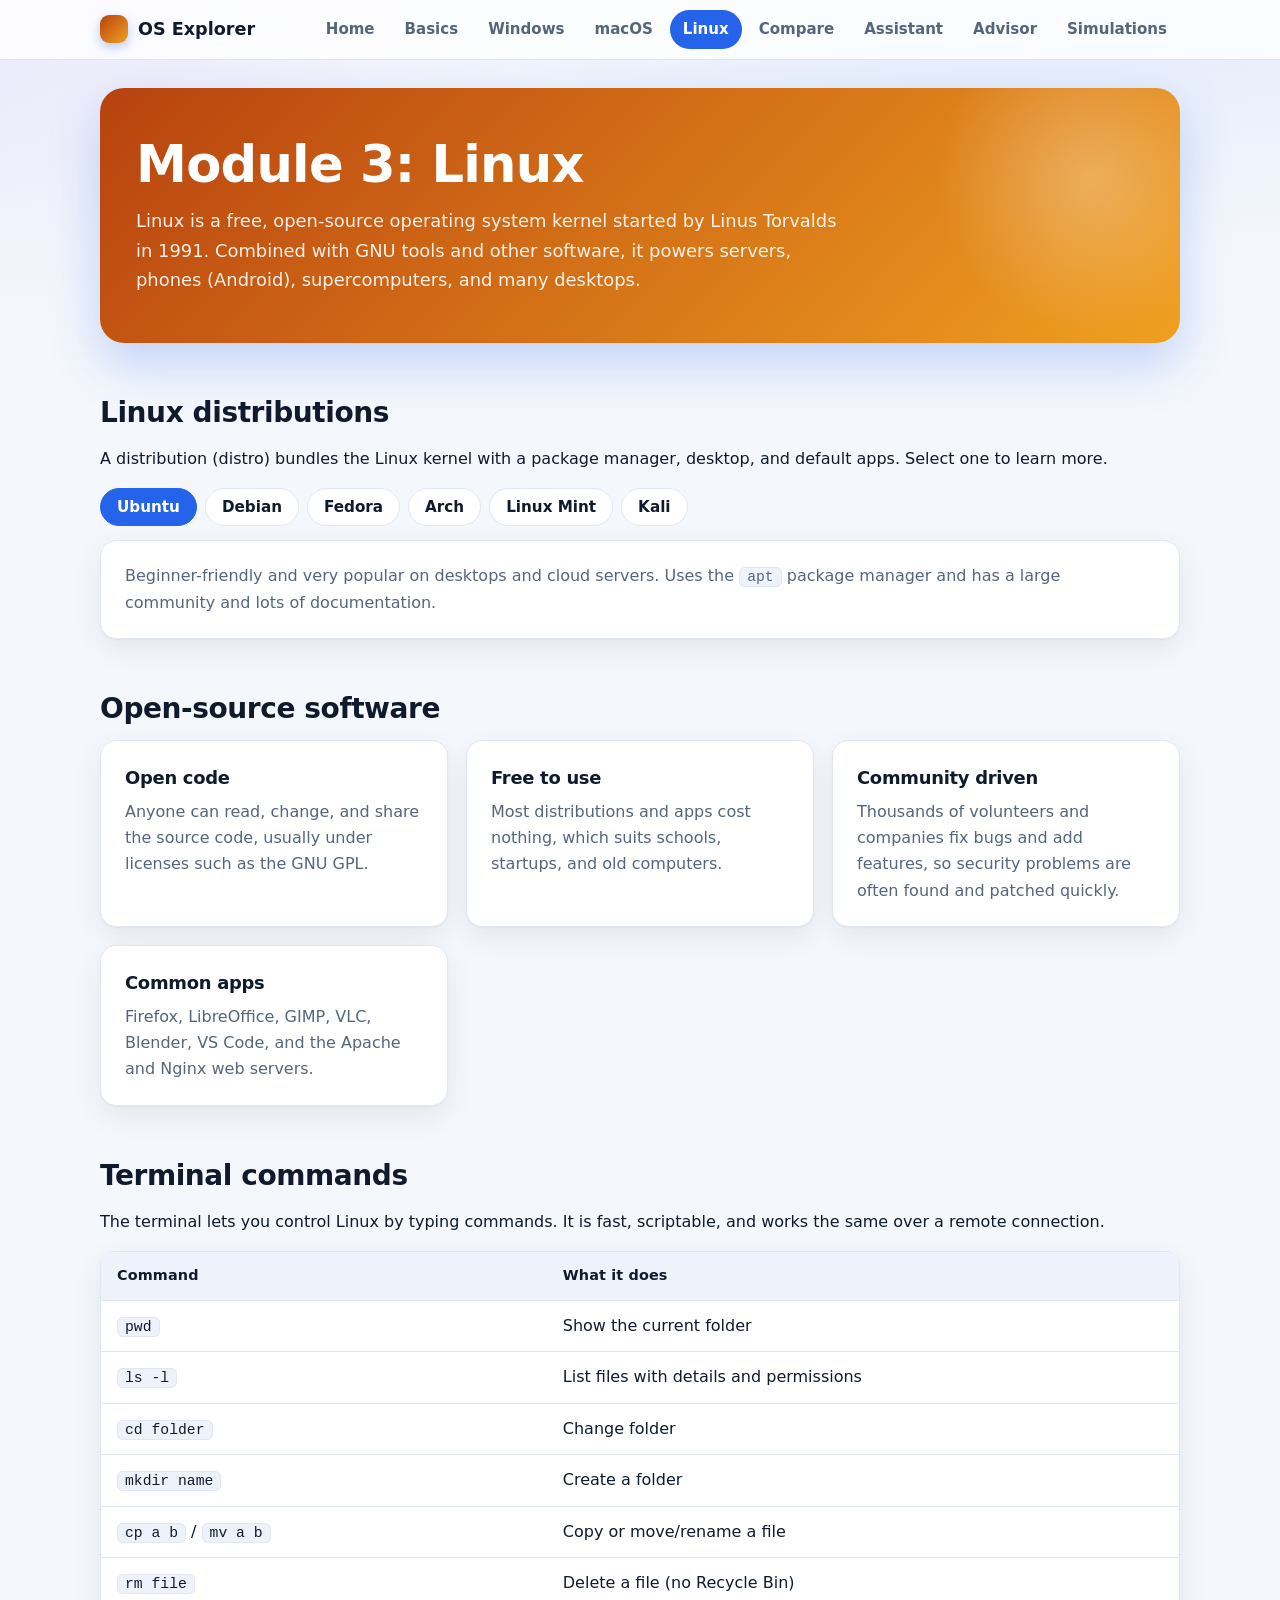
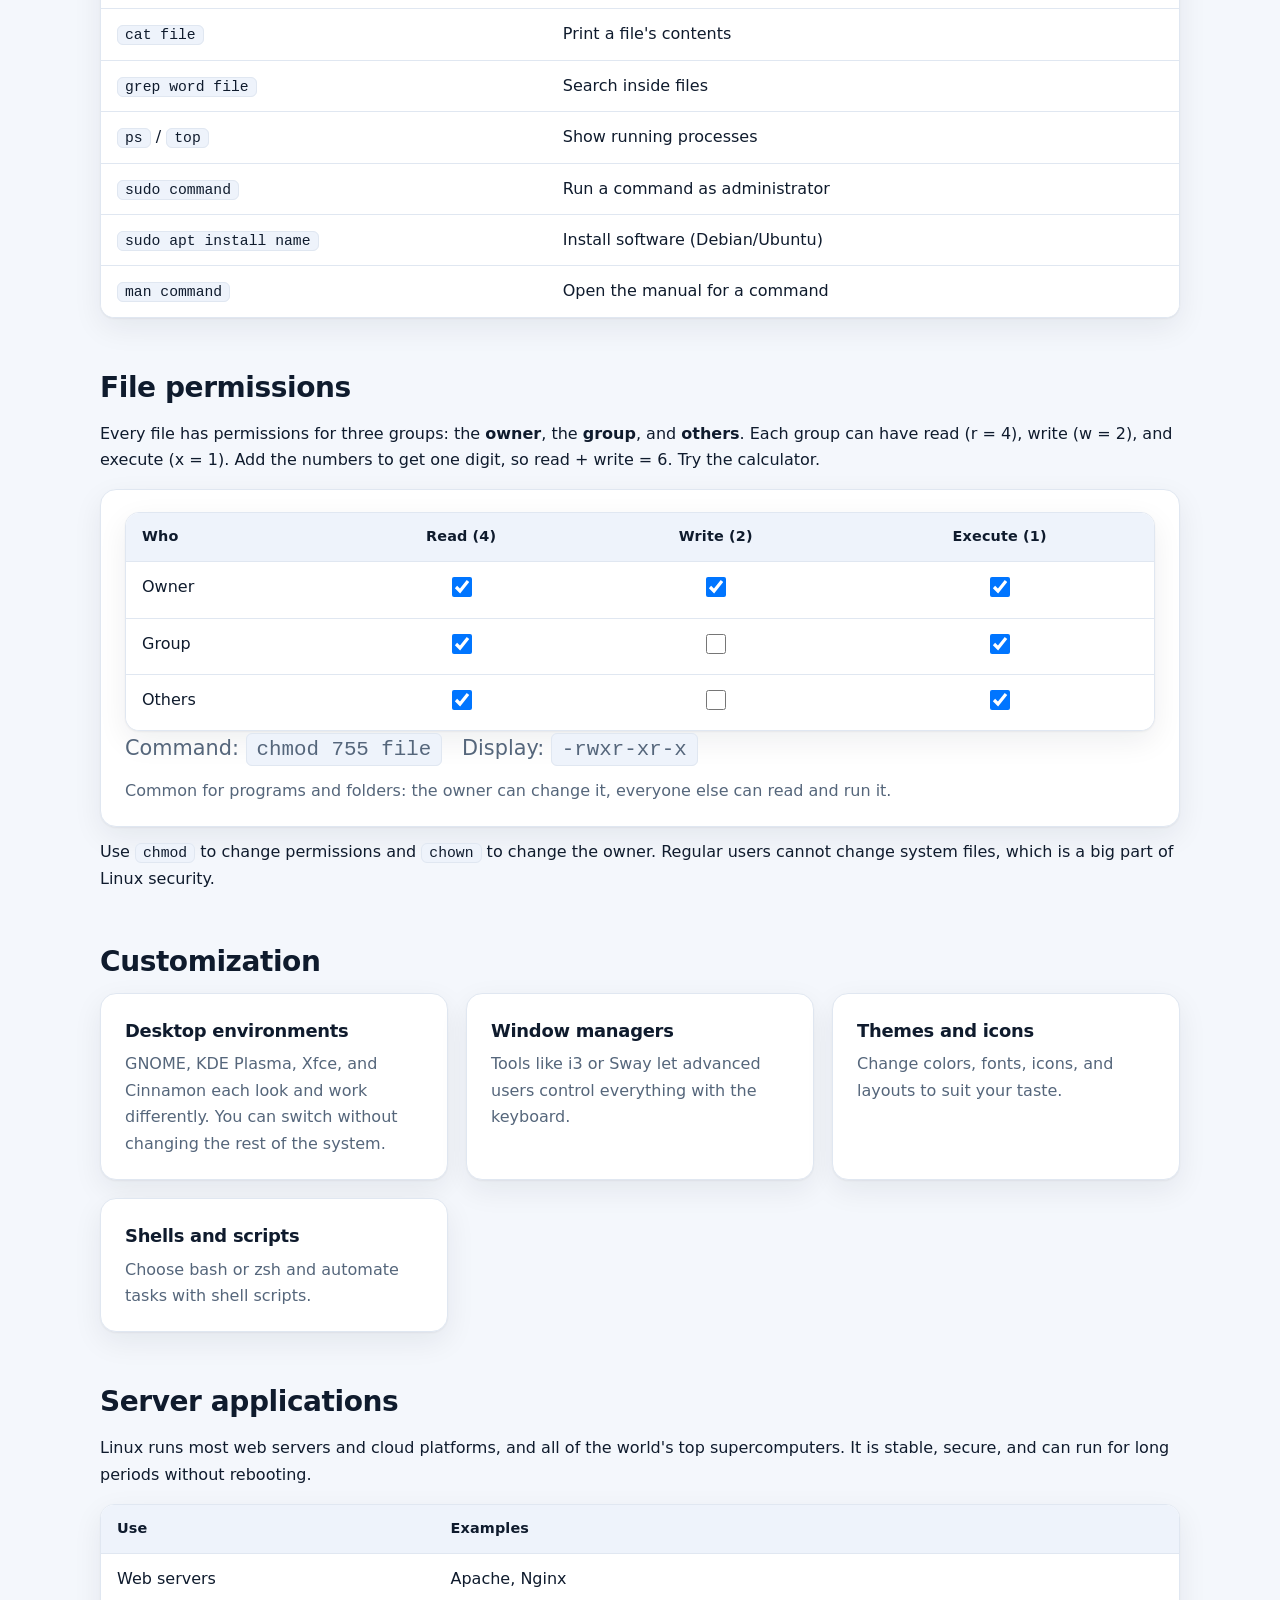
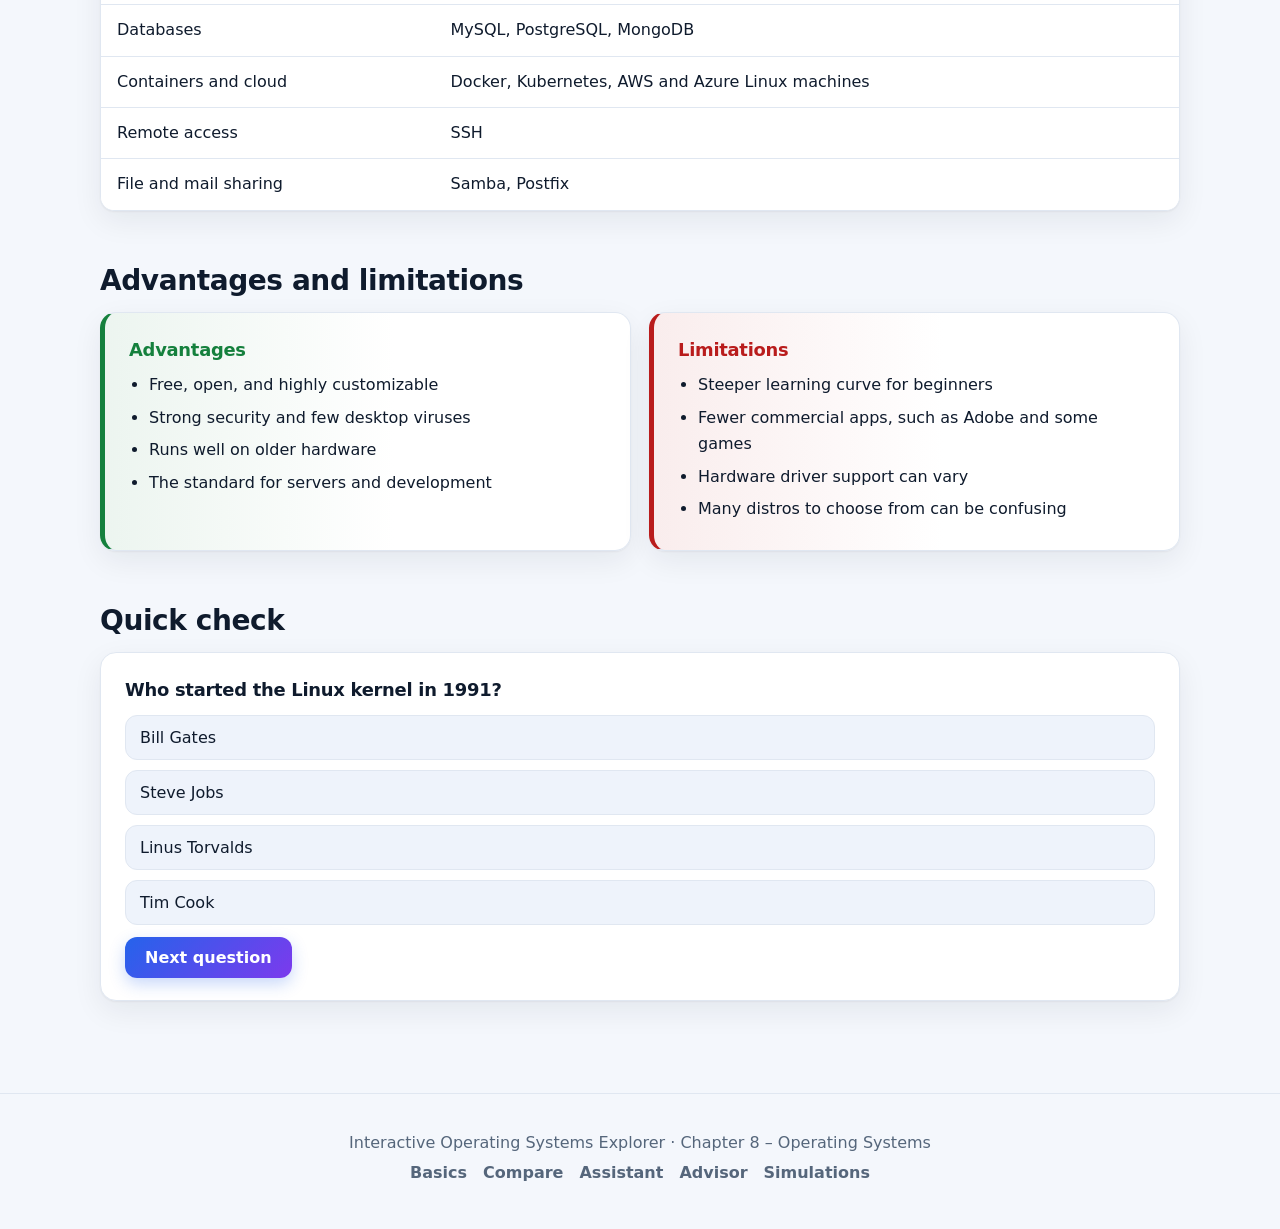
<file: linux.html>
<!DOCTYPE html>
<html lang="en">
<head>
  <meta charset="UTF-8">
  <meta name="viewport" content="width=device-width, initial-scale=1">
  <title>Module 3: Linux | OS Explorer</title>
  <link rel="icon" href="data:image/svg+xml,%3Csvg xmlns='http://www.w3.org/2000/svg' viewBox='0 0 100 100'%3E%3Ctext y='.9em' font-size='90'%3E🖥️%3C/text%3E%3C/svg%3E">
  <link rel="stylesheet" href="styles.css">
  <style>
    .perm-table td, .perm-table th { text-align: center; }
    .perm-table td:first-child, .perm-table th:first-child { text-align: left; }
    .perm-out { font-size: 1.3rem; margin-top: 14px; }
    .perm-out code { font-size: 1.3rem; padding: 4px 10px; }
    input[type="checkbox"] { width: 20px; height: 20px; }
  </style>
</head>
<body class="os-lin">
  <a class="skip" href="#main">Skip to content</a>
  <header class="site">
    <div class="bar">
      <a class="brand" href="index.html">OS Explorer</a>
      <nav aria-label="Main">
        <a href="index.html">Home</a>
        <a href="basics.html">Basics</a>
        <a href="windows.html">Windows</a>
        <a href="macos.html">macOS</a>
        <a href="linux.html" aria-current="page">Linux</a>
        <a href="compare.html">Compare</a>
        <a href="assistant.html">Assistant</a>
        <a href="advisor.html">Advisor</a>
        <a href="simulations.html">Simulations</a>
      </nav>
    </div>
  </header>

  <main id="main">
    <div class="hero">
      <h1>Module 3: Linux</h1>
      <p>Linux is a free, open-source operating system kernel started by Linus Torvalds in 1991. Combined with GNU tools and other software, it powers servers, phones (Android), supercomputers, and many desktops.</p>
    </div>

    <section id="distros">
      <h2>Linux distributions</h2>
      <p>A distribution (distro) bundles the Linux kernel with a package manager, desktop, and default apps. Select one to learn more.</p>
      <div class="tabs" role="tablist" aria-label="Distributions">
        <button class="tab" role="tab" aria-selected="true" aria-controls="d1" id="td1">Ubuntu</button>
        <button class="tab" role="tab" aria-selected="false" aria-controls="d2" id="td2">Debian</button>
        <button class="tab" role="tab" aria-selected="false" aria-controls="d3" id="td3">Fedora</button>
        <button class="tab" role="tab" aria-selected="false" aria-controls="d4" id="td4">Arch</button>
        <button class="tab" role="tab" aria-selected="false" aria-controls="d5" id="td5">Linux Mint</button>
        <button class="tab" role="tab" aria-selected="false" aria-controls="d6" id="td6">Kali</button>
      </div>
      <div class="card panel" role="tabpanel" id="d1" aria-labelledby="td1"><p>Beginner-friendly and very popular on desktops and cloud servers. Uses the <code>apt</code> package manager and has a large community and lots of documentation.</p></div>
      <div class="card panel" role="tabpanel" id="d2" aria-labelledby="td2" hidden><p>Known for stability. Many other distros, including Ubuntu, are built on top of it. A common choice for servers.</p></div>
      <div class="card panel" role="tabpanel" id="d3" aria-labelledby="td3" hidden><p>Sponsored by Red Hat. Ships newer software quickly and uses <code>dnf</code>. A good way to preview technology that later reaches enterprise Linux.</p></div>
      <div class="card panel" role="tabpanel" id="d4" aria-labelledby="td4" hidden><p>Minimal and highly customizable. You build the system piece by piece, which teaches a lot but takes more effort. Uses <code>pacman</code>.</p></div>
      <div class="card panel" role="tabpanel" id="d5" aria-labelledby="td5" hidden><p>Based on Ubuntu with a familiar, Windows-like desktop. Popular with people switching from Windows.</p></div>
      <div class="card panel" role="tabpanel" id="d6" aria-labelledby="td6" hidden><p>Comes preloaded with tools for security testing and ethical hacking. Meant for professionals and students, not everyday use.</p></div>
    </section>

    <section id="opensource">
      <h2>Open-source software</h2>
      <div class="grid">
        <div class="card"><h3>Open code</h3><p>Anyone can read, change, and share the source code, usually under licenses such as the GNU GPL.</p></div>
        <div class="card"><h3>Free to use</h3><p>Most distributions and apps cost nothing, which suits schools, startups, and old computers.</p></div>
        <div class="card"><h3>Community driven</h3><p>Thousands of volunteers and companies fix bugs and add features, so security problems are often found and patched quickly.</p></div>
        <div class="card"><h3>Common apps</h3><p>Firefox, LibreOffice, GIMP, VLC, Blender, VS Code, and the Apache and Nginx web servers.</p></div>
      </div>
    </section>

    <section id="terminal">
      <h2>Terminal commands</h2>
      <p>The terminal lets you control Linux by typing commands. It is fast, scriptable, and works the same over a remote connection.</p>
      <div class="table-wrap">
        <table>
          <thead><tr><th>Command</th><th>What it does</th></tr></thead>
          <tbody>
            <tr><td><code>pwd</code></td><td>Show the current folder</td></tr>
            <tr><td><code>ls -l</code></td><td>List files with details and permissions</td></tr>
            <tr><td><code>cd folder</code></td><td>Change folder</td></tr>
            <tr><td><code>mkdir name</code></td><td>Create a folder</td></tr>
            <tr><td><code>cp a b</code> / <code>mv a b</code></td><td>Copy or move/rename a file</td></tr>
            <tr><td><code>rm file</code></td><td>Delete a file (no Recycle Bin)</td></tr>
            <tr><td><code>cat file</code></td><td>Print a file's contents</td></tr>
            <tr><td><code>grep word file</code></td><td>Search inside files</td></tr>
            <tr><td><code>ps</code> / <code>top</code></td><td>Show running processes</td></tr>
            <tr><td><code>sudo command</code></td><td>Run a command as administrator</td></tr>
            <tr><td><code>sudo apt install name</code></td><td>Install software (Debian/Ubuntu)</td></tr>
            <tr><td><code>man command</code></td><td>Open the manual for a command</td></tr>
          </tbody>
        </table>
      </div>
    </section>

    <section id="permissions">
      <h2>File permissions</h2>
      <p>Every file has permissions for three groups: the <b>owner</b>, the <b>group</b>, and <b>others</b>. Each group can have read (r = 4), write (w = 2), and execute (x = 1). Add the numbers to get one digit, so read + write = 6. Try the calculator.</p>
      <div class="card">
        <div class="table-wrap">
          <table class="perm-table">
            <thead><tr><th>Who</th><th>Read (4)</th><th>Write (2)</th><th>Execute (1)</th></tr></thead>
            <tbody>
              <tr><td>Owner</td><td><input type="checkbox" aria-label="Owner read" data-g="0" data-v="4" checked></td><td><input type="checkbox" aria-label="Owner write" data-g="0" data-v="2" checked></td><td><input type="checkbox" aria-label="Owner execute" data-g="0" data-v="1" checked></td></tr>
              <tr><td>Group</td><td><input type="checkbox" aria-label="Group read" data-g="1" data-v="4" checked></td><td><input type="checkbox" aria-label="Group write" data-g="1" data-v="2"></td><td><input type="checkbox" aria-label="Group execute" data-g="1" data-v="1" checked></td></tr>
              <tr><td>Others</td><td><input type="checkbox" aria-label="Others read" data-g="2" data-v="4" checked></td><td><input type="checkbox" aria-label="Others write" data-g="2" data-v="2"></td><td><input type="checkbox" aria-label="Others execute" data-g="2" data-v="1" checked></td></tr>
            </tbody>
          </table>
        </div>
        <p class="perm-out" aria-live="polite">Command: <code id="permCmd"></code> &nbsp; Display: <code id="permSym"></code></p>
        <p id="permNote" style="margin-top:10px"></p>
      </div>
      <p style="margin-top:12px">Use <code>chmod</code> to change permissions and <code>chown</code> to change the owner. Regular users cannot change system files, which is a big part of Linux security.</p>
    </section>

    <section id="custom">
      <h2>Customization</h2>
      <div class="grid">
        <div class="card"><h3>Desktop environments</h3><p>GNOME, KDE Plasma, Xfce, and Cinnamon each look and work differently. You can switch without changing the rest of the system.</p></div>
        <div class="card"><h3>Window managers</h3><p>Tools like i3 or Sway let advanced users control everything with the keyboard.</p></div>
        <div class="card"><h3>Themes and icons</h3><p>Change colors, fonts, icons, and layouts to suit your taste.</p></div>
        <div class="card"><h3>Shells and scripts</h3><p>Choose bash or zsh and automate tasks with shell scripts.</p></div>
      </div>
    </section>

    <section id="servers">
      <h2>Server applications</h2>
      <p>Linux runs most web servers and cloud platforms, and all of the world's top supercomputers. It is stable, secure, and can run for long periods without rebooting.</p>
      <div class="table-wrap">
        <table>
          <thead><tr><th>Use</th><th>Examples</th></tr></thead>
          <tbody>
            <tr><td>Web servers</td><td>Apache, Nginx</td></tr>
            <tr><td>Databases</td><td>MySQL, PostgreSQL, MongoDB</td></tr>
            <tr><td>Containers and cloud</td><td>Docker, Kubernetes, AWS and Azure Linux machines</td></tr>
            <tr><td>Remote access</td><td>SSH</td></tr>
            <tr><td>File and mail sharing</td><td>Samba, Postfix</td></tr>
          </tbody>
        </table>
      </div>
    </section>

    <section id="proscons">
      <h2>Advantages and limitations</h2>
      <div class="grid">
        <div class="card pros">
          <h3>Advantages</h3>
          <ul class="clean">
            <li>Free, open, and highly customizable</li>
            <li>Strong security and few desktop viruses</li>
            <li>Runs well on older hardware</li>
            <li>The standard for servers and development</li>
          </ul>
        </div>
        <div class="card cons">
          <h3>Limitations</h3>
          <ul class="clean">
            <li>Steeper learning curve for beginners</li>
            <li>Fewer commercial apps, such as Adobe and some games</li>
            <li>Hardware driver support can vary</li>
            <li>Many distros to choose from can be confusing</li>
          </ul>
        </div>
      </div>
    </section>

    <section id="quiz">
      <h2>Quick check</h2>
      <div class="card">
        <h3 id="quizQ"></h3>
        <div id="quizOpts"></div>
        <p id="quizResult" aria-live="polite"></p>
        <p style="margin-top:12px"><button class="btn" id="quizNext" type="button">Next question</button></p>
      </div>
    </section>
  </main>

  <footer>
    <p>Interactive Operating Systems Explorer &middot; Chapter 8 &ndash; Operating Systems</p>
    <p><a href="basics.html">Basics</a><a href="compare.html">Compare</a><a href="assistant.html">Assistant</a><a href="advisor.html">Advisor</a><a href="simulations.html">Simulations</a></p>
  </footer>
  <script>
    document.querySelectorAll('.tabs').forEach(function (list) {
      var tabs = list.querySelectorAll('.tab');
      tabs.forEach(function (tab) {
        tab.addEventListener('click', function () {
          tabs.forEach(function (t) {
            var on = t === tab;
            t.setAttribute('aria-selected', on ? 'true' : 'false');
            document.getElementById(t.getAttribute('aria-controls')).hidden = !on;
          });
        });
      });
    });

    // chmod calculator
    var boxes = document.querySelectorAll('input[data-g]');
    function updatePerms() {
      var sums = [0, 0, 0];
      var sym = '';
      for (var g = 0; g < 3; g++) {
        var r = 0, w = 0, x = 0;
        boxes.forEach(function (b) {
          if (Number(b.dataset.g) === g && b.checked) {
            var v = Number(b.dataset.v);
            sums[g] += v;
            if (v === 4) r = 1; if (v === 2) w = 1; if (v === 1) x = 1;
          }
        });
        sym += (r ? 'r' : '-') + (w ? 'w' : '-') + (x ? 'x' : '-');
      }
      var num = sums.join('');
      document.getElementById('permCmd').textContent = 'chmod ' + num + ' file';
      document.getElementById('permSym').textContent = '-' + sym;
      var note = '';
      if (num === '777') note = 'Everyone can read, write, and run this file. This is risky and rarely a good idea.';
      else if (num === '755') note = 'Common for programs and folders: the owner can change it, everyone else can read and run it.';
      else if (num === '644') note = 'Common for normal files: the owner can edit, everyone else can only read.';
      else if (num === '600') note = 'Private: only the owner can read and write. Good for secret keys.';
      else if (num === '000') note = 'Nobody has access.';
      document.getElementById('permNote').textContent = note;
    }
    boxes.forEach(function (b) { b.addEventListener('change', updatePerms); });
    updatePerms();

    // Quiz
    var questions = [
      { q: 'Who started the Linux kernel in 1991?', o: ['Bill Gates', 'Steve Jobs', 'Linus Torvalds', 'Tim Cook'], a: 2 },
      { q: 'Which command lists files with permissions?', o: ['ls -l', 'pwd', 'cd', 'mkdir'], a: 0 },
      { q: 'What does chmod 644 give others?', o: ['Read only', 'Read and write', 'Full access', 'No access'], a: 0 },
      { q: 'What is a Linux distribution?', o: ['A virus', 'A kernel bundled with software and a package manager', 'A type of terminal', 'A file system'], a: 1 }
    ];
    var i = 0;
    var qEl = document.getElementById('quizQ');
    var opts = document.getElementById('quizOpts');
    var result = document.getElementById('quizResult');
    function showQuestion() {
      var item = questions[i];
      qEl.textContent = item.q;
      result.textContent = '';
      opts.innerHTML = '';
      item.o.forEach(function (text, idx) {
        var b = document.createElement('button');
        b.type = 'button';
        b.className = 'quiz-opt';
        b.textContent = text;
        b.addEventListener('click', function () {
          var all = opts.querySelectorAll('.quiz-opt');
          all.forEach(function (x) { x.disabled = true; });
          all[item.a].classList.add('right');
          if (idx === item.a) { result.textContent = 'Correct.'; }
          else { b.classList.add('wrong'); result.textContent = 'Not quite. The right answer is highlighted.'; }
        });
        opts.appendChild(b);
      });
    }
    document.getElementById('quizNext').addEventListener('click', function () {
      i = (i + 1) % questions.length;
      showQuestion();
    });
    showQuestion();
  
(function () {
  var p = {};
  location.hash.replace(/^#/, '').split('&').forEach(function (s) { var kv = s.split('='); if (kv[0]) p[kv[0]] = decodeURIComponent(kv[1] || ''); });
  if (p.tab) { var tb = document.querySelector('.tab[aria-controls="' + p.tab + '"]'); if (tb) tb.click(); }
  if (/^[0-7]{3}$/.test(p.chmod || '')) { boxes.forEach(function (b) { b.checked = (Number(p.chmod[Number(b.dataset.g)]) & Number(b.dataset.v)) !== 0; }); updatePerms(); }
  if (p.section) { var el = document.getElementById(p.section); if (el) { el.scrollIntoView(); window.scrollBy(0, -70); } }
})();
</script>
</body>
</html>
</file>
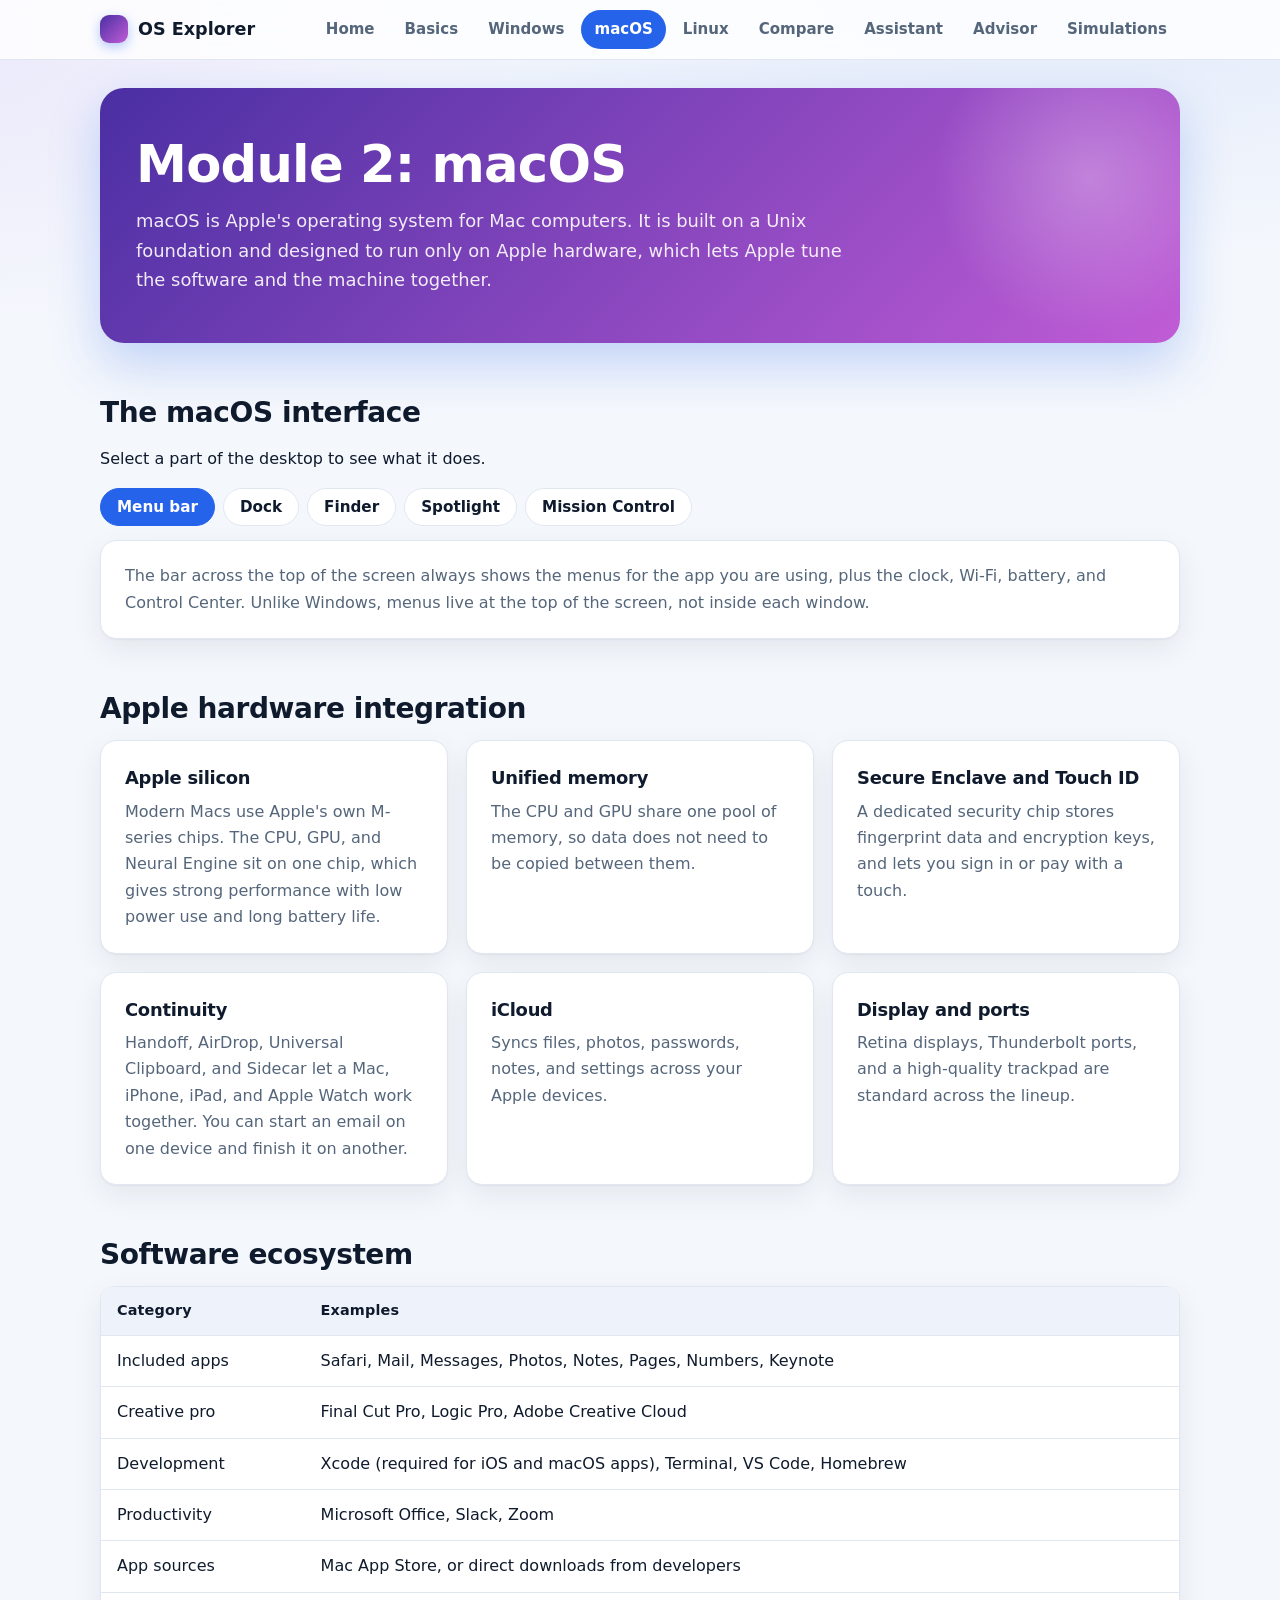
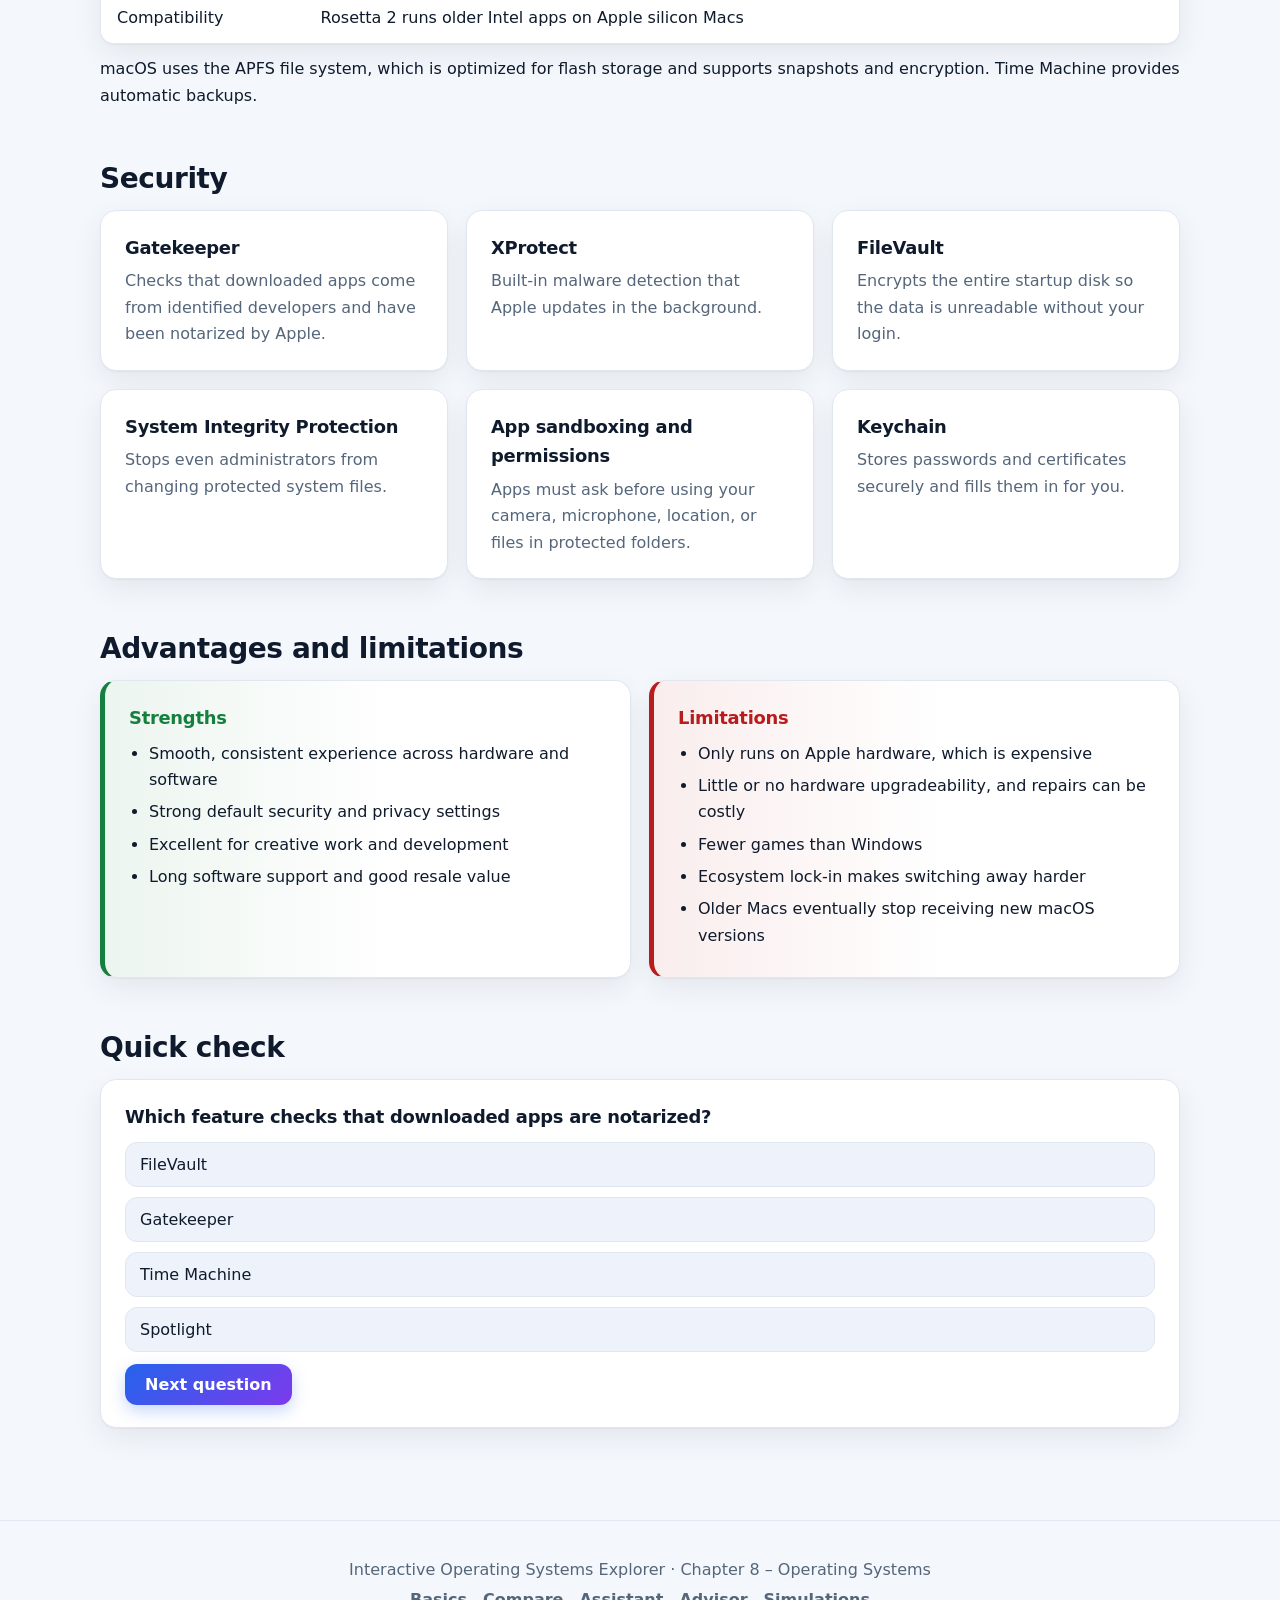
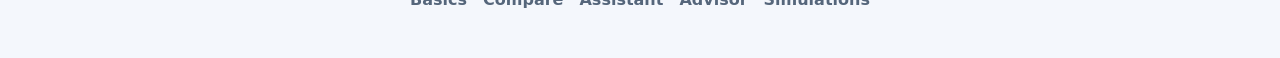
<file: macos.html>
<!DOCTYPE html>
<html lang="en">
<head>
  <meta charset="UTF-8">
  <meta name="viewport" content="width=device-width, initial-scale=1">
  <title>Module 2: macOS | OS Explorer</title>
  <link rel="icon" href="data:image/svg+xml,%3Csvg xmlns='http://www.w3.org/2000/svg' viewBox='0 0 100 100'%3E%3Ctext y='.9em' font-size='90'%3E🖥️%3C/text%3E%3C/svg%3E">
  <link rel="stylesheet" href="styles.css">
</head>
<body class="os-mac">
  <a class="skip" href="#main">Skip to content</a>
  <header class="site">
    <div class="bar">
      <a class="brand" href="index.html">OS Explorer</a>
      <nav aria-label="Main">
        <a href="index.html">Home</a>
        <a href="basics.html">Basics</a>
        <a href="windows.html">Windows</a>
        <a href="macos.html" aria-current="page">macOS</a>
        <a href="linux.html">Linux</a>
        <a href="compare.html">Compare</a>
        <a href="assistant.html">Assistant</a>
        <a href="advisor.html">Advisor</a>
        <a href="simulations.html">Simulations</a>
      </nav>
    </div>
  </header>

  <main id="main">
    <div class="hero">
      <h1>Module 2: macOS</h1>
      <p>macOS is Apple's operating system for Mac computers. It is built on a Unix foundation and designed to run only on Apple hardware, which lets Apple tune the software and the machine together.</p>
    </div>

    <section id="interface">
      <h2>The macOS interface</h2>
      <p>Select a part of the desktop to see what it does.</p>
      <div class="tabs" role="tablist" aria-label="Interface parts">
        <button class="tab" role="tab" aria-selected="true" aria-controls="i1" id="ti1">Menu bar</button>
        <button class="tab" role="tab" aria-selected="false" aria-controls="i2" id="ti2">Dock</button>
        <button class="tab" role="tab" aria-selected="false" aria-controls="i3" id="ti3">Finder</button>
        <button class="tab" role="tab" aria-selected="false" aria-controls="i4" id="ti4">Spotlight</button>
        <button class="tab" role="tab" aria-selected="false" aria-controls="i5" id="ti5">Mission Control</button>
      </div>
      <div class="card panel" role="tabpanel" id="i1" aria-labelledby="ti1"><p>The bar across the top of the screen always shows the menus for the app you are using, plus the clock, Wi-Fi, battery, and Control Center. Unlike Windows, menus live at the top of the screen, not inside each window.</p></div>
      <div class="card panel" role="tabpanel" id="i2" aria-labelledby="ti2" hidden><p>The Dock holds your favorite apps and shows which apps are running. Click an icon to open the app, and drag icons to rearrange them.</p></div>
      <div class="card panel" role="tabpanel" id="i3" aria-labelledby="ti3" hidden><p>Finder is the file manager and the first app that opens when you log in. It shows files in icon, list, column, or gallery view.</p></div>
      <div class="card panel" role="tabpanel" id="i4" aria-labelledby="ti4" hidden><p>Press <code>Cmd+Space</code> to search files, launch apps, do quick math, and look up definitions from one box.</p></div>
      <div class="card panel" role="tabpanel" id="i5" aria-labelledby="ti5" hidden><p>Mission Control shows every open window and your virtual desktops (Spaces) at once, so you can organize work across multiple screens. Open it with a three or four finger swipe up on the trackpad.</p></div>
    </section>

    <section id="hardware">
      <h2>Apple hardware integration</h2>
      <div class="grid">
        <div class="card"><h3>Apple silicon</h3><p>Modern Macs use Apple's own M-series chips. The CPU, GPU, and Neural Engine sit on one chip, which gives strong performance with low power use and long battery life.</p></div>
        <div class="card"><h3>Unified memory</h3><p>The CPU and GPU share one pool of memory, so data does not need to be copied between them.</p></div>
        <div class="card"><h3>Secure Enclave and Touch ID</h3><p>A dedicated security chip stores fingerprint data and encryption keys, and lets you sign in or pay with a touch.</p></div>
        <div class="card"><h3>Continuity</h3><p>Handoff, AirDrop, Universal Clipboard, and Sidecar let a Mac, iPhone, iPad, and Apple Watch work together. You can start an email on one device and finish it on another.</p></div>
        <div class="card"><h3>iCloud</h3><p>Syncs files, photos, passwords, notes, and settings across your Apple devices.</p></div>
        <div class="card"><h3>Display and ports</h3><p>Retina displays, Thunderbolt ports, and a high-quality trackpad are standard across the lineup.</p></div>
      </div>
    </section>

    <section id="software">
      <h2>Software ecosystem</h2>
      <div class="table-wrap">
        <table>
          <thead><tr><th>Category</th><th>Examples</th></tr></thead>
          <tbody>
            <tr><td>Included apps</td><td>Safari, Mail, Messages, Photos, Notes, Pages, Numbers, Keynote</td></tr>
            <tr><td>Creative pro</td><td>Final Cut Pro, Logic Pro, Adobe Creative Cloud</td></tr>
            <tr><td>Development</td><td>Xcode (required for iOS and macOS apps), Terminal, VS Code, Homebrew</td></tr>
            <tr><td>Productivity</td><td>Microsoft Office, Slack, Zoom</td></tr>
            <tr><td>App sources</td><td>Mac App Store, or direct downloads from developers</td></tr>
            <tr><td>Compatibility</td><td>Rosetta 2 runs older Intel apps on Apple silicon Macs</td></tr>
          </tbody>
        </table>
      </div>
      <p style="margin-top:12px">macOS uses the APFS file system, which is optimized for flash storage and supports snapshots and encryption. Time Machine provides automatic backups.</p>
    </section>

    <section id="security">
      <h2>Security</h2>
      <div class="grid">
        <div class="card"><h3>Gatekeeper</h3><p>Checks that downloaded apps come from identified developers and have been notarized by Apple.</p></div>
        <div class="card"><h3>XProtect</h3><p>Built-in malware detection that Apple updates in the background.</p></div>
        <div class="card"><h3>FileVault</h3><p>Encrypts the entire startup disk so the data is unreadable without your login.</p></div>
        <div class="card"><h3>System Integrity Protection</h3><p>Stops even administrators from changing protected system files.</p></div>
        <div class="card"><h3>App sandboxing and permissions</h3><p>Apps must ask before using your camera, microphone, location, or files in protected folders.</p></div>
        <div class="card"><h3>Keychain</h3><p>Stores passwords and certificates securely and fills them in for you.</p></div>
      </div>
    </section>

    <section id="limits">
      <h2>Advantages and limitations</h2>
      <div class="grid">
        <div class="card pros">
          <h3>Strengths</h3>
          <ul class="clean">
            <li>Smooth, consistent experience across hardware and software</li>
            <li>Strong default security and privacy settings</li>
            <li>Excellent for creative work and development</li>
            <li>Long software support and good resale value</li>
          </ul>
        </div>
        <div class="card cons">
          <h3>Limitations</h3>
          <ul class="clean">
            <li>Only runs on Apple hardware, which is expensive</li>
            <li>Little or no hardware upgradeability, and repairs can be costly</li>
            <li>Fewer games than Windows</li>
            <li>Ecosystem lock-in makes switching away harder</li>
            <li>Older Macs eventually stop receiving new macOS versions</li>
          </ul>
        </div>
      </div>
    </section>

    <section id="quiz">
      <h2>Quick check</h2>
      <div class="card">
        <h3 id="quizQ"></h3>
        <div id="quizOpts"></div>
        <p id="quizResult" aria-live="polite"></p>
        <p style="margin-top:12px"><button class="btn" id="quizNext" type="button">Next question</button></p>
      </div>
    </section>
  </main>

  <footer>
    <p>Interactive Operating Systems Explorer &middot; Chapter 8 &ndash; Operating Systems</p>
    <p><a href="basics.html">Basics</a><a href="compare.html">Compare</a><a href="assistant.html">Assistant</a><a href="advisor.html">Advisor</a><a href="simulations.html">Simulations</a></p>
  </footer>
  <script>
    document.querySelectorAll('.tabs').forEach(function (list) {
      var tabs = list.querySelectorAll('.tab');
      tabs.forEach(function (tab) {
        tab.addEventListener('click', function () {
          tabs.forEach(function (t) {
            var on = t === tab;
            t.setAttribute('aria-selected', on ? 'true' : 'false');
            document.getElementById(t.getAttribute('aria-controls')).hidden = !on;
          });
        });
      });
    });

    var questions = [
      { q: 'Which feature checks that downloaded apps are notarized?', o: ['FileVault', 'Gatekeeper', 'Time Machine', 'Spotlight'], a: 1 },
      { q: 'What is the default macOS file system?', o: ['NTFS', 'ext4', 'APFS', 'FAT32'], a: 2 },
      { q: 'Which shortcut opens Spotlight?', o: ['Cmd+Space', 'Ctrl+Alt+Del', 'Cmd+Tab', 'Win+E'], a: 0 },
      { q: 'What does Rosetta 2 do?', o: ['Encrypts the disk', 'Backs up files', 'Runs Intel apps on Apple silicon', 'Syncs with iCloud'], a: 2 }
    ];
    var i = 0;
    var qEl = document.getElementById('quizQ');
    var opts = document.getElementById('quizOpts');
    var result = document.getElementById('quizResult');
    function showQuestion() {
      var item = questions[i];
      qEl.textContent = item.q;
      result.textContent = '';
      opts.innerHTML = '';
      item.o.forEach(function (text, idx) {
        var b = document.createElement('button');
        b.type = 'button';
        b.className = 'quiz-opt';
        b.textContent = text;
        b.addEventListener('click', function () {
          var all = opts.querySelectorAll('.quiz-opt');
          all.forEach(function (x) { x.disabled = true; });
          all[item.a].classList.add('right');
          if (idx === item.a) { result.textContent = 'Correct.'; }
          else { b.classList.add('wrong'); result.textContent = 'Not quite. The right answer is highlighted.'; }
        });
        opts.appendChild(b);
      });
    }
    document.getElementById('quizNext').addEventListener('click', function () {
      i = (i + 1) % questions.length;
      showQuestion();
    });
    showQuestion();
  
(function () {
  var p = {};
  location.hash.replace(/^#/, '').split('&').forEach(function (s) { var kv = s.split('='); if (kv[0]) p[kv[0]] = decodeURIComponent(kv[1] || ''); });
  if (p.tab) { var tb = document.querySelector('.tab[aria-controls="' + p.tab + '"]'); if (tb) tb.click(); }
  if (p.section) { var el = document.getElementById(p.section); if (el) { el.scrollIntoView(); window.scrollBy(0, -70); } }
})();
</script>
</body>
</html>
</file>
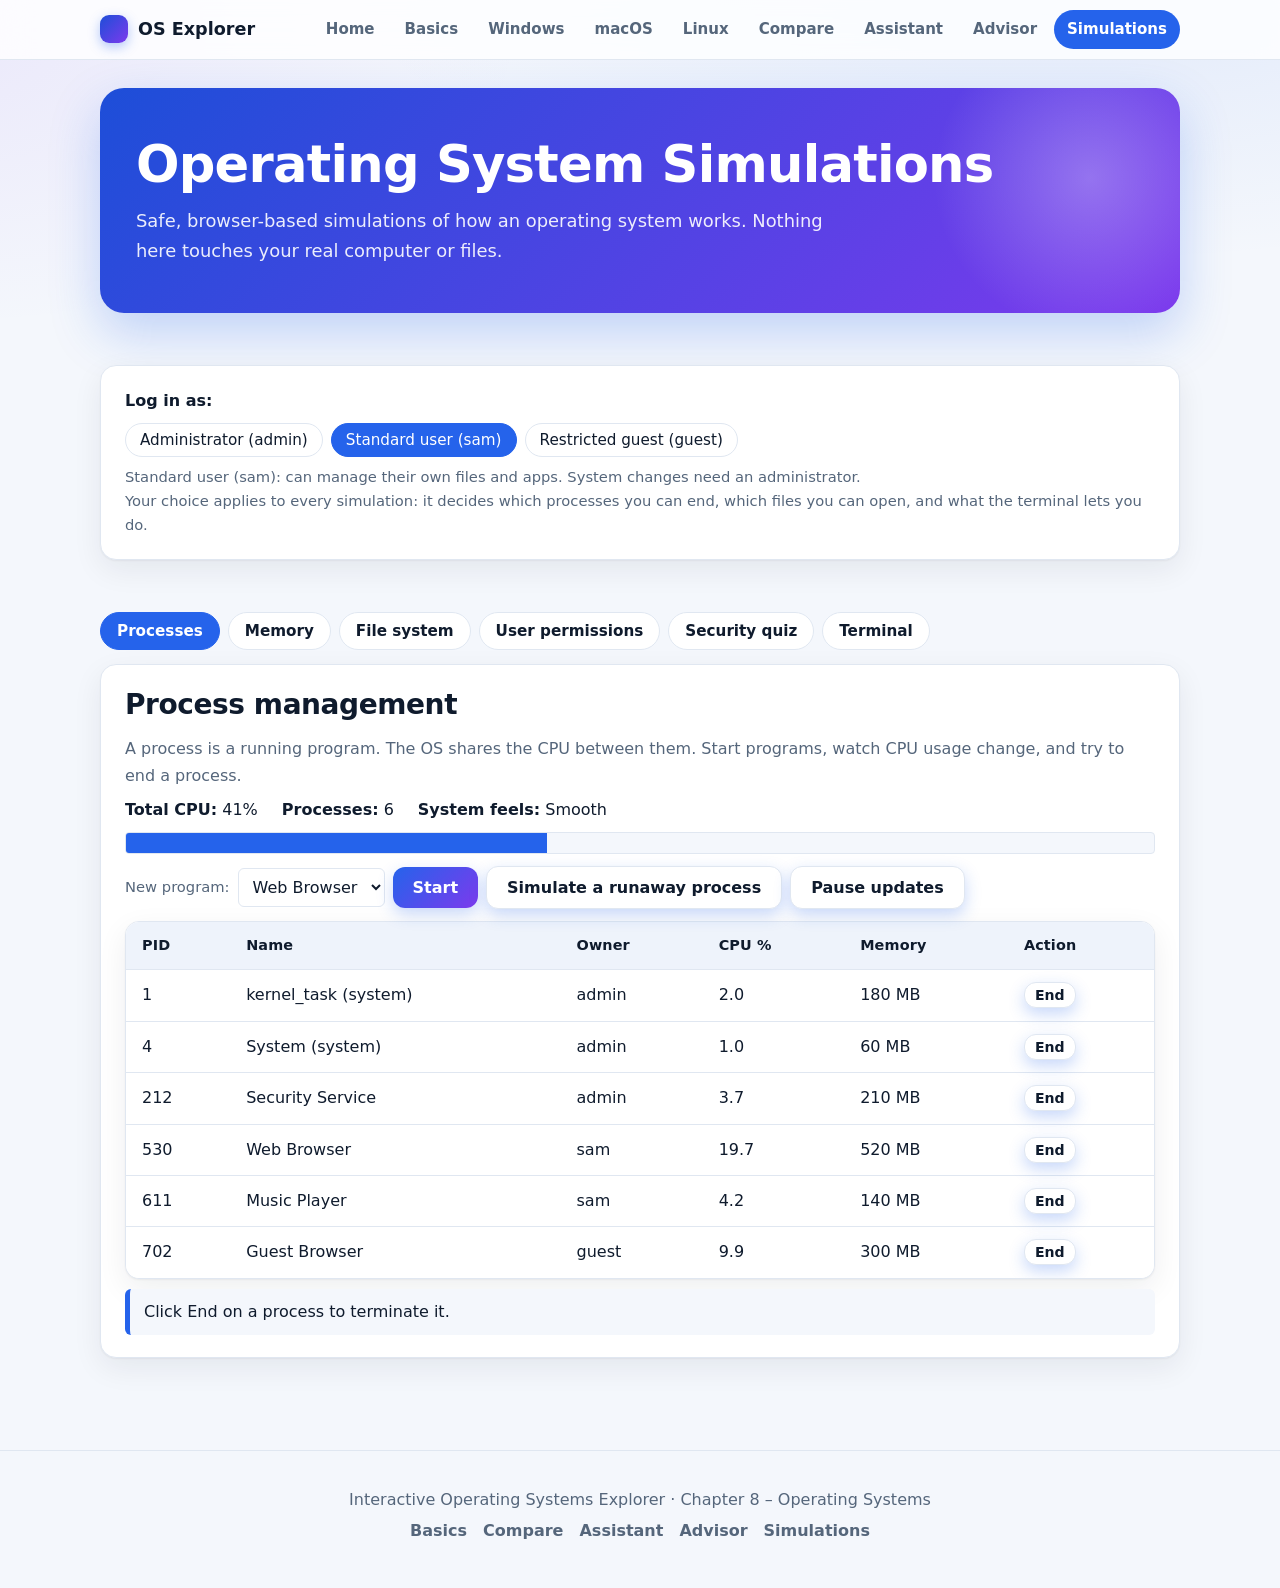
<file: simulations.html>
<!DOCTYPE html>
<html lang="en">
<head>
  <meta charset="UTF-8">
  <meta name="viewport" content="width=device-width, initial-scale=1">
  <title>OS Simulations | OS Explorer</title>
  <link rel="icon" href="data:image/svg+xml,%3Csvg xmlns='http://www.w3.org/2000/svg' viewBox='0 0 100 100'%3E%3Ctext y='.9em' font-size='90'%3E🖥️%3C/text%3E%3C/svg%3E">
  <link rel="stylesheet" href="styles.css">
  <style>
    .chips { display: flex; flex-wrap: wrap; gap: 8px; margin: 8px 0; }
    .chip { background: var(--surface); color: var(--ink); border: 1px solid var(--line); padding: 7px 14px; border-radius: 999px; cursor: pointer; font-size: 0.95rem; }
    .chip[aria-pressed="true"] { background: var(--accent); color: #fff; border-color: var(--accent); }
    @media (prefers-color-scheme: dark) { .chip[aria-pressed="true"] { color: #0b1420; } }
    .small { color: var(--muted); font-size: 0.92rem; }
    .ctl { display: flex; flex-wrap: wrap; gap: 8px; align-items: center; margin: 12px 0; }
    select, input[type="text"], input[type="number"] { padding: 8px 10px; border: 1px solid var(--line); border-radius: 6px; background: var(--surface); color: var(--ink); font-size: 1rem; font-family: inherit; }
    .btn.sec { background: var(--surface); color: var(--ink); border: 1px solid var(--line); }
    .btn.sec:hover { border-color: var(--accent); background: var(--surface); }
    .btn.sm, .tab.sm { padding: 4px 10px; font-size: 0.88rem; }
    .btn.danger { background: var(--bad); color: #fff; }
    .bar-track { background: var(--bg); border: 1px solid var(--line); border-radius: 4px; height: 22px; overflow: hidden; }
    .bar-fill { height: 100%; background: var(--accent); transition: width .4s; }
    .stats { display: flex; flex-wrap: wrap; gap: 8px 24px; margin: 8px 0; }
    .msg { margin-top: 10px; padding: 10px 14px; border-radius: 6px; border-left: 5px solid var(--accent); background: var(--bg); min-height: 1.5em; }
    .msg.ok { border-left-color: var(--good); }
    .msg.bad { border-left-color: var(--bad); }
    .msg.warn { border-left-color: #d9a21b; }
    .grid-mem { display: grid; grid-template-columns: repeat(16, 1fr); gap: 3px; margin: 12px 0; }
    .cell { aspect-ratio: 1; border-radius: 3px; border: 1px solid var(--line); background: var(--bg); font-size: 0.7rem; display: flex; align-items: center; justify-content: center; color: #fff; overflow: hidden; }
    .term { background: #0d1117; color: #d7e3f0; font-family: Consolas, Menlo, monospace; font-size: 0.92rem; border-radius: 8px; padding: 12px; height: 340px; overflow-y: auto; cursor: text; }
    .term div { white-space: pre-wrap; word-break: break-word; }
    .term .in { color: #7ee787; }
    .term .err { color: #ff8a7d; }
    .term input { background: transparent; border: 0; color: #d7e3f0; font: inherit; width: 60%; min-width: 120px; outline: none; padding: 0; }
    .perm-boxes { display: grid; grid-template-columns: repeat(4, auto); gap: 6px 14px; width: max-content; margin-top: 8px; }
    .perm-boxes input { width: 18px; height: 18px; }
    pre.view { background: var(--bg); border: 1px solid var(--line); border-radius: 6px; padding: 10px; white-space: pre-wrap; margin-top: 10px; }
    .hl { background: rgba(11, 107, 203, 0.14); }
    td button { margin-right: 4px; }
    .opt { display: block; width: 100%; text-align: left; margin-top: 8px; background: var(--bg); color: var(--ink); border: 1px solid var(--line); padding: 10px 12px; border-radius: 6px; cursor: pointer; font-size: 1rem; }
    .opt:hover { border-color: var(--accent); }
    .opt.right { border-color: var(--good); background: rgba(30, 122, 76, .15); }
    .opt.wrong { border-color: var(--bad); background: rgba(179, 55, 43, .15); }
    h2.sim { margin-top: 0; }
  </style>
</head>
<body>
  <a class="skip" href="#main">Skip to content</a>
  <header class="site">
    <div class="bar">
      <a class="brand" href="index.html">OS Explorer</a>
      <nav aria-label="Main">
        <a href="index.html">Home</a>
        <a href="basics.html">Basics</a>
        <a href="windows.html">Windows</a>
        <a href="macos.html">macOS</a>
        <a href="linux.html">Linux</a>
        <a href="compare.html">Compare</a>
        <a href="assistant.html">Assistant</a>
        <a href="advisor.html">Advisor</a>
        <a href="simulations.html" aria-current="page">Simulations</a>
      </nav>
    </div>
  </header>

  <main id="main">
    <div class="hero">
      <h1>Operating System Simulations</h1>
      <p>Safe, browser-based simulations of how an operating system works. Nothing here touches your real computer or files.</p>
    </div>

    <section>
      <div class="card">
        <strong>Log in as:</strong>
        <div class="chips" id="userBtns" role="group" aria-label="Choose a user"></div>
        <p class="small" id="userNote"></p>
        <p class="small">Your choice applies to every simulation: it decides which processes you can end, which files you can open, and what the terminal lets you do.</p>
      </div>
    </section>

    <section id="sims">
      <div class="tabs" role="tablist" aria-label="Simulations" id="simTabs">
        <button class="tab" role="tab" id="tab-processes" aria-controls="sim-processes" aria-selected="true">Processes</button>
        <button class="tab" role="tab" id="tab-memory" aria-controls="sim-memory" aria-selected="false">Memory</button>
        <button class="tab" role="tab" id="tab-files" aria-controls="sim-files" aria-selected="false">File system</button>
        <button class="tab" role="tab" id="tab-perms" aria-controls="sim-perms" aria-selected="false">User permissions</button>
        <button class="tab" role="tab" id="tab-quiz" aria-controls="sim-quiz" aria-selected="false">Security quiz</button>
        <button class="tab" role="tab" id="tab-terminal" aria-controls="sim-terminal" aria-selected="false">Terminal</button>
      </div>

      <!-- PROCESSES -->
      <div class="card panel" role="tabpanel" id="sim-processes" aria-labelledby="tab-processes">
        <h2 class="sim">Process management</h2>
        <p>A process is a running program. The OS shares the CPU between them. Start programs, watch CPU usage change, and try to end a process.</p>
        <div class="stats"><span><strong>Total CPU:</strong> <span id="cpuTotal"></span></span><span><strong>Processes:</strong> <span id="procCount"></span></span><span><strong>System feels:</strong> <span id="feel"></span></span></div>
        <div class="bar-track" aria-hidden="true"><div class="bar-fill" id="cpuBar" style="width:0"></div></div>
        <div class="ctl">
          <label for="catalog" class="small">New program:</label>
          <select id="catalog"></select>
          <button class="btn" type="button" id="startProc">Start</button>
          <button class="btn sec" type="button" id="runaway">Simulate a runaway process</button>
          <button class="btn sec" type="button" id="pauseProc">Pause updates</button>
        </div>
        <div class="table-wrap"><table id="procTable"></table></div>
        <div class="msg" id="procMsg" aria-live="polite">Click End on a process to terminate it.</div>
      </div>

      <!-- MEMORY -->
      <div class="card panel" role="tabpanel" id="sim-memory" aria-labelledby="tab-memory" hidden>
        <h2 class="sim">Memory management</h2>
        <p>The OS gives each program its own part of RAM. This simulated RAM has 64 blocks (16 MB each). Allocate programs, free them, and watch free space break into pieces.</p>
        <div class="ctl">
          <input type="text" id="mName" value="My Program" maxlength="16" aria-label="Program name" size="14">
          <label class="small" for="mSize">Blocks:</label>
          <input type="number" id="mSize" min="1" max="32" value="6" style="width:72px">
          <select id="mStrat" aria-label="Allocation strategy"><option value="first">First fit</option><option value="best">Best fit</option></select>
          <button class="btn" type="button" id="mAlloc">Allocate</button>
          <button class="btn sec" type="button" id="mCompact">Compact memory</button>
          <button class="btn sec" type="button" id="mDemo">Load fragmentation demo</button>
          <button class="btn sec" type="button" id="mReset">Reset</button>
        </div>
        <div class="grid-mem" id="memGrid" role="img" aria-label="Memory map"></div>
        <div class="stats"><span><strong>Used:</strong> <span id="mUsed"></span></span><span><strong>Free blocks:</strong> <span id="mFree"></span></span><span><strong>Largest free gap:</strong> <span id="mLargest"></span></span></div>
        <div class="msg" id="memMsg" aria-live="polite">First fit uses the first gap that is big enough. Best fit uses the smallest gap that fits.</div>
        <div class="table-wrap" style="margin-top:12px"><table id="memTable"></table></div>
      </div>

      <!-- FILES -->
      <div class="card panel" role="tabpanel" id="sim-files" aria-labelledby="tab-files" hidden>
        <h2 class="sim">File system explorer</h2>
        <p>A simulated file system with folders, files, owners, and permissions (r = read, w = write, x = enter or run). Switch users above and see what changes.</p>
        <div class="ctl"><strong>Location:</strong> <code id="exPath">/</code> <button class="btn sec sm" type="button" id="exUp">Up one level</button> <button class="btn sec sm" type="button" id="exReset">Reset files</button></div>
        <div class="table-wrap"><table id="exTable"></table></div>
        <div class="ctl">
          <input type="text" id="newName" placeholder="new name" maxlength="24" aria-label="New file or folder name">
          <button class="btn sec sm" type="button" id="newFolder">New folder</button>
          <button class="btn sec sm" type="button" id="newFile">New file</button>
        </div>
        <div id="exDetail"></div>
        <div class="msg" id="exMsg" aria-live="polite">Click a folder name to open it.</div>
      </div>

      <!-- PERMISSIONS -->
      <div class="card panel" role="tabpanel" id="sim-perms" aria-labelledby="tab-perms" hidden>
        <h2 class="sim">User permissions</h2>
        <p>Operating systems give different accounts different power. This is called the principle of least privilege: use the lowest level that gets the job done. Try each action as the user chosen above.</p>
        <div class="table-wrap"><table id="permTable"></table></div>
        <div class="msg" id="permMsg" aria-live="polite">Click "Try it" on an action.</div>
      </div>

      <!-- QUIZ -->
      <div class="card panel" role="tabpanel" id="sim-quiz" aria-labelledby="tab-quiz" hidden>
        <h2 class="sim">Security quiz</h2>
        <p class="small" id="qProgress"></p>
        <h3 id="qText"></h3>
        <div id="qOpts"></div>
        <div class="msg" id="qFeedback" aria-live="polite" hidden></div>
        <p style="margin-top:12px"><button class="btn" type="button" id="qNext" hidden>Next</button></p>
      </div>

      <!-- TERMINAL -->
      <div class="card panel" role="tabpanel" id="sim-terminal" aria-labelledby="tab-terminal" hidden>
        <h2 class="sim">Command-line terminal</h2>
        <p>A safe, simulated terminal. It works on the same files and processes as the other simulations. Type <code>help</code> to see the commands.</p>
        <div class="term" id="term" aria-label="Simulated terminal">
          <div id="termOut"></div>
          <div><span class="in" id="termPrompt"></span> <input type="text" id="termIn" autocomplete="off" autocapitalize="off" spellcheck="false" aria-label="Terminal command"></div>
        </div>
      </div>
    </section>
  </main>

  <footer>
    <p>Interactive Operating Systems Explorer &middot; Chapter 8 &ndash; Operating Systems</p>
    <p><a href="basics.html">Basics</a><a href="compare.html">Compare</a><a href="assistant.html">Assistant</a><a href="advisor.html">Advisor</a><a href="simulations.html">Simulations</a></p>
  </footer>

  <script>
    /* ===================== Users (shared) ===================== */
    var USERS = {
      admin: { label: 'Administrator', groups: ['admin', 'users', 'guests'], root: true, note: 'Administrator: full control of the system. Powerful, but one mistake can damage the OS.' },
      sam: { label: 'Standard user', groups: ['users'], root: false, note: 'Standard user (sam): can manage their own files and apps. System changes need an administrator.' },
      guest: { label: 'Restricted guest', groups: ['guests'], root: false, note: 'Restricted guest: can only view public items and run a few approved apps.' }
    };
    var cur = 'sam';
    var userHooks = [];
    function setUser(u) {
      cur = u;
      document.querySelectorAll('#userBtns .chip').forEach(function (b) { b.setAttribute('aria-pressed', b.getAttribute('data-u') === u ? 'true' : 'false'); });
      document.getElementById('userNote').textContent = USERS[u].note;
      userHooks.forEach(function (f) { f(); });
    }
    function esc(s) { return String(s).replace(/&/g, '&amp;').replace(/</g, '&lt;').replace(/>/g, '&gt;'); }
    function setMsg(id, text, kind) { var e = document.getElementById(id); e.textContent = text; e.className = 'msg' + (kind ? ' ' + kind : ''); }

    /* ===================== Processes ===================== */
    var CATALOG = [
      { n: 'Web Browser', c: 15, m: 480, g: true }, { n: 'Text Editor', c: 3, m: 90, g: true },
      { n: 'Video Editor', c: 35, m: 900, g: false }, { n: 'Game', c: 50, m: 1200, g: false }, { n: 'Backup Tool', c: 12, m: 200, g: false }
    ];
    var procs = [], nextPid = 1000, paused = false;
    function addProc(n, owner, c, m, crit, pid) { var p = { pid: pid || nextPid++, n: n, owner: owner, crit: !!crit, base: c, cpu: c, mem: m }; procs.push(p); return p; }
    function initProcs() {
      procs = []; nextPid = 1000;
      addProc('kernel_task', 'admin', 2, 180, true, 1);
      addProc('System', 'admin', 1, 60, true, 4);
      addProc('Security Service', 'admin', 4, 210, false, 212);
      addProc('Web Browser', 'sam', 18, 520, false, 530);
      addProc('Music Player', 'sam', 6, 140, false, 611);
      addProc('Guest Browser', 'guest', 8, 300, false, 702);
    }
    function killProc(pid, u) {
      var p = procs.filter(function (x) { return x.pid === pid; })[0];
      if (!p) return { ok: false, msg: 'No such process: ' + pid };
      if (p.crit) return { ok: false, msg: 'Refused: ' + p.n + ' is a critical system process. Ending it would crash the operating system.' };
      if (!USERS[u].root && p.owner !== u) return { ok: false, msg: 'Permission denied: only the owner (' + p.owner + ') or an administrator can end ' + p.n + '.' };
      procs.splice(procs.indexOf(p), 1);
      return { ok: true, msg: 'Ended ' + p.n + ' (PID ' + pid + '). Its CPU time and memory were returned to the system.' };
    }
    function tick() {
      if (paused) return;
      procs.forEach(function (p) {
        var j = p.base * (0.6 + Math.random() * 0.8);
        if (!p.crit && p.base < 60 && Math.random() < 0.06) j = p.base * 2;
        p.cpu = Math.max(0.5, Math.round(j * 10) / 10);
      });
      var tot = 0; procs.forEach(function (p) { tot += p.cpu; });
      if (tot > 100) { var f = 100 / tot; procs.forEach(function (p) { p.cpu = Math.round(p.cpu * f * 10) / 10; }); }
      renderProcs();
    }
    function cpuTotal() { var t = 0; procs.forEach(function (p) { t += p.cpu; }); return Math.min(100, Math.round(t)); }
    function renderProcs() {
      var tot = cpuTotal();
      document.getElementById('cpuTotal').textContent = tot + '%';
      document.getElementById('cpuBar').style.width = tot + '%';
      document.getElementById('procCount').textContent = procs.length;
      document.getElementById('feel').textContent = tot < 60 ? 'Smooth' : tot < 90 ? 'Busy' : 'Very slow';
      var h = '<thead><tr><th>PID</th><th>Name</th><th>Owner</th><th>CPU %</th><th>Memory</th><th>Action</th></tr></thead><tbody>';
      procs.slice().sort(function (a, b) { return a.pid - b.pid; }).forEach(function (p) {
        h += '<tr><td>' + p.pid + '</td><td>' + esc(p.n) + (p.crit ? ' (system)' : '') + '</td><td>' + p.owner + '</td><td>' + p.cpu.toFixed(1) + '</td><td>' + p.mem + ' MB</td><td><button class="btn sec sm" type="button" data-pid="' + p.pid + '">End</button></td></tr>';
      });
      document.getElementById('procTable').innerHTML = h + '</tbody>';
    }
    function initProcUI() {
      var sel = document.getElementById('catalog');
      sel.innerHTML = CATALOG.map(function (c, i) { return '<option value="' + i + '">' + c.n + '</option>'; }).join('');
      document.getElementById('startProc').addEventListener('click', function () {
        var c = CATALOG[Number(sel.value)];
        if (!USERS[cur].root && cur === 'guest' && !c.g) { setMsg('procMsg', 'Restricted guests can only start approved apps (Web Browser, Text Editor).', 'bad'); return; }
        var p = addProc(c.n, cur, c.c, c.m, false);
        renderProcs();
        setMsg('procMsg', 'Started ' + c.n + ' as ' + cur + ' with PID ' + p.pid + '. The OS gave it CPU time and memory.', 'ok');
      });
      document.getElementById('runaway').addEventListener('click', function () {
        var p = addProc('Runaway Script', cur, 85, 350, false);
        renderProcs();
        setMsg('procMsg', 'A runaway process (PID ' + p.pid + ') is hogging the CPU. Notice how everything else gets less CPU time. End it to recover.', 'warn');
      });
      document.getElementById('pauseProc').addEventListener('click', function (e) {
        paused = !paused;
        e.target.textContent = paused ? 'Resume updates' : 'Pause updates';
      });
      document.getElementById('procTable').addEventListener('click', function (e) {
        var pid = e.target.getAttribute && e.target.getAttribute('data-pid');
        if (!pid) return;
        var r = killProc(Number(pid), cur);
        setMsg('procMsg', r.msg, r.ok ? 'ok' : 'bad');
        renderProcs();
      });
      initProcs();
      renderProcs();
      setInterval(function () { if (!document.getElementById('sim-processes').hidden) tick(); }, 1000);
    }

    /* ===================== Memory ===================== */
    var MN = 64, mem = [], mprogs = [], mid = 1;
    var COLORS = ['#0b6bcb', '#7b61c9', '#d9822b', '#1e7a4c', '#b3372b', '#0f8b8d', '#a05195', '#8a6d00'];
    function runs() {
      var r = [], i = 0;
      while (i < MN) {
        if (mem[i] === 0) { var s = i; while (i < MN && mem[i] === 0) i++; r.push({ start: s, len: i - s }); } else i++;
      }
      return r;
    }
    function memAlloc(name, size, strat, sys) {
      var r = runs().filter(function (x) { return x.len >= size; });
      if (!r.length) {
        var free = mem.filter(function (x) { return x === 0; }).length;
        return { ok: false, free: free, size: size };
      }
      var pick = strat === 'best' ? r.sort(function (a, b) { return a.len - b.len; })[0] : r[0];
      var id = mid++;
      for (var i = pick.start; i < pick.start + size; i++) mem[i] = id;
      mprogs.push({ id: id, name: name, size: size, sys: !!sys, color: sys ? '#555e6b' : COLORS[id % COLORS.length], start: pick.start });
      return { ok: true, id: id, start: pick.start };
    }
    function memFree(id) {
      for (var i = 0; i < MN; i++) if (mem[i] === id) mem[i] = 0;
      mprogs = mprogs.filter(function (p) { return p.id !== id; });
    }
    function memInit(blank) {
      mem = []; for (var i = 0; i < MN; i++) mem.push(0);
      mprogs = []; mid = 1;
      memAlloc('OS kernel', 8, 'first', true);
      if (!blank) { memAlloc('Browser', 10, 'first'); memAlloc('Editor', 6, 'first'); memAlloc('Music', 4, 'first'); }
    }
    function renderMem() {
      var g = '';
      for (var i = 0; i < MN; i++) {
        var p = mprogs.filter(function (x) { return x.id === mem[i]; })[0];
        g += '<div class="cell" style="' + (p ? 'background:' + p.color : '') + '" title="Block ' + i + ': ' + (p ? esc(p.name) : 'free') + '">' + (p ? esc(p.name.charAt(0)) : '') + '</div>';
      }
      var grid = document.getElementById('memGrid');
      grid.innerHTML = g;
      var free = mem.filter(function (x) { return x === 0; }).length;
      var largest = 0; runs().forEach(function (r) { if (r.len > largest) largest = r.len; });
      document.getElementById('mUsed').textContent = Math.round((MN - free) / MN * 100) + '% (' + (MN - free) * 16 + ' MB)';
      document.getElementById('mFree').textContent = free + ' (' + free * 16 + ' MB)';
      document.getElementById('mLargest').textContent = largest + ' blocks';
      var t = '<thead><tr><th>Program</th><th>Blocks</th><th>Size</th><th>Action</th></tr></thead><tbody>';
      mprogs.forEach(function (p) {
        t += '<tr><td><span style="display:inline-block;width:12px;height:12px;border-radius:3px;background:' + p.color + ';margin-right:6px"></span>' + esc(p.name) + '</td><td>' + p.size + '</td><td>' + p.size * 16 + ' MB</td><td>' + (p.sys ? 'Protected' : '<button class="btn sec sm" type="button" data-mid="' + p.id + '">Free</button>') + '</td></tr>';
      });
      document.getElementById('memTable').innerHTML = t + '</tbody>';
    }
    function memFreeCount() { return mem.filter(function (x) { return x === 0; }).length; }
    function initMemUI() {
      memInit(false);
      document.getElementById('mAlloc').addEventListener('click', function () {
        var name = document.getElementById('mName').value.trim() || 'Program';
        var size = Math.max(1, Math.min(32, parseInt(document.getElementById('mSize').value, 10) || 1));
        var r = memAlloc(name, size, document.getElementById('mStrat').value, false);
        if (r.ok) setMsg('memMsg', 'Allocated ' + size + ' blocks to "' + name + '" starting at block ' + r.start + '.', 'ok');
        else if (r.free >= size) setMsg('memMsg', 'External fragmentation: ' + r.free + ' blocks are free in total, but no single gap is ' + size + ' blocks long. Try "Compact memory".', 'bad');
        else setMsg('memMsg', 'Out of memory: only ' + r.free + ' blocks are free. Free a program first. (A real OS might use virtual memory and move data to disk.)', 'bad');
        renderMem();
      });
      document.getElementById('memTable').addEventListener('click', function (e) {
        var id = e.target.getAttribute && e.target.getAttribute('data-mid');
        if (!id) return;
        memFree(Number(id));
        setMsg('memMsg', 'Memory freed. The blocks are available again, but the gap may be small.', 'ok');
        renderMem();
      });
      document.getElementById('mCompact').addEventListener('click', function () {
        var order = mprogs.slice().sort(function (a, b) { return mem.indexOf(a.id) - mem.indexOf(b.id); });
        var pos = 0, old = mem.slice();
        for (var i = 0; i < MN; i++) mem[i] = 0;
        order.forEach(function (p) { for (var k = 0; k < p.size; k++) mem[pos + k] = p.id; pos += p.size; });
        setMsg('memMsg', 'Compaction moved every program together, merging the free gaps into one large block.', 'ok');
        renderMem();
      });
      document.getElementById('mDemo').addEventListener('click', function () {
        memInit(true);
        var ids = ['A', 'B', 'C', 'D', 'E', 'F'].map(function (n, i) { return memAlloc('Prog ' + n, i % 2 === 0 ? 6 : 8, 'first').id; });
        memFree(ids[1]); memFree(ids[3]);
        setMsg('memMsg', 'Prog B and Prog D were closed, leaving two small gaps. Now allocate 20 blocks: there is enough free memory in total, but not in one piece.', 'warn');
        document.getElementById('mSize').value = 20;
        renderMem();
      });
      document.getElementById('mReset').addEventListener('click', function () { memInit(false); setMsg('memMsg', 'Memory reset.'); renderMem(); });
      renderMem();
    }

    /* ===================== File system ===================== */
    var root;
    function mk(name, type, owner, group, mode, content) {
      var n = { name: name, type: type, owner: owner, group: group, mode: mode };
      if (type === 'dir') n.kids = []; else n.content = content || '';
      return n;
    }
    function add(parent, node) { parent.kids.push(node); return node; }
    function buildFS() {
      root = mk('', 'dir', 'admin', 'admin', 'rwxr-xr-x');
      var docs = add(root, mk('Documents', 'dir', 'sam', 'users', 'rwxr-x---'));
      add(docs, mk('report.docx', 'file', 'sam', 'users', 'rw-r-----', 'Quarterly report draft. Sales grew 12 percent.'));
      add(docs, mk('notes.txt', 'file', 'sam', 'users', 'rw-------', 'Private notes: remember to update the laptop.'));
      var pics = add(root, mk('Pictures', 'dir', 'sam', 'users', 'rwxr-xr-x'));
      add(pics, mk('cat.png', 'file', 'sam', 'users', 'rw-r--r--', '[image data: a photo of a cat]'));
      var pub = add(root, mk('Public', 'dir', 'admin', 'users', 'rwxr-xr-x'));
      add(pub, mk('welcome.txt', 'file', 'admin', 'users', 'rw-r--r--', 'Welcome to the simulated OS! Everyone can read this file.'));
      var sys = add(root, mk('System', 'dir', 'admin', 'admin', 'rwxr-xr-x'));
      add(sys, mk('config.sys', 'file', 'admin', 'admin', 'rw-r--r--', 'boot=safe\nnetwork=on\nfirewall=enabled'));
      add(sys, mk('kernel.bin', 'file', 'admin', 'admin', 'rwx------', '[binary data: the OS kernel]'));
    }
    function can(n, u, b) {
      var U = USERS[u];
      if (U.root) return true;
      var off = n.owner === u ? 0 : (U.groups.indexOf(n.group) > -1 ? 3 : 6);
      return n.mode.charAt(off + 'rwx'.indexOf(b)) === b;
    }
    function pathStr(chain) { return '/' + chain.slice(1).map(function (n) { return n.name; }).join('/'); }
    function kidsSorted(d) { return d.kids.slice().sort(function (a, b) { return (a.type === b.type ? 0 : a.type === 'dir' ? -1 : 1) || a.name.localeCompare(b.name); }); }
    function newNode(type, name, dirChain) {
      var d = dirChain[dirChain.length - 1];
      if (!/^[A-Za-z0-9._-]{1,24}$/.test(name)) return 'Use 1 to 24 letters, numbers, dots, dashes, or underscores.';
      if (!can(d, cur, 'w')) return 'Permission denied: ' + cur + ' cannot write in ' + pathStr(dirChain) + '.';
      if (d.kids.some(function (k) { return k.name === name; })) return 'A file or folder named "' + name + '" already exists.';
      add(d, type === 'dir' ? mk(name, 'dir', cur, USERS[cur].groups[0], 'rwxr-xr-x') : mk(name, 'file', cur, USERS[cur].groups[0], 'rw-r--r--', 'New empty file.'));
      return null;
    }
    function modeFromDigits(s) {
      var out = '';
      for (var i = 0; i < 3; i++) { var d = Number(s.charAt(i)); out += (d & 4 ? 'r' : '-') + (d & 2 ? 'w' : '-') + (d & 1 ? 'x' : '-'); }
      return out;
    }

    var ex = { chain: [], sel: null, view: null };
    function exFixAccess() {
      // After a user switch, step back out of folders the new user cannot enter.
      var keep = [root];
      for (var i = 1; i < ex.chain.length; i++) {
        var parent = keep[keep.length - 1];
        if (can(parent, cur, 'x') && can(ex.chain[i], cur, 'x') && can(ex.chain[i], cur, 'r')) keep.push(ex.chain[i]); else break;
      }
      ex.chain = keep; ex.sel = null; ex.view = null;
    }
    function renderEx() {
      var dir = ex.chain[ex.chain.length - 1];
      document.getElementById('exPath').textContent = pathStr(ex.chain);
      var h = '<thead><tr><th>Name</th><th>Type</th><th>Owner</th><th>Permissions</th><th>Actions</th></tr></thead><tbody>';
      if (!can(dir, cur, 'r')) h += '<tr><td colspan="5">Permission denied: you cannot list this folder.</td></tr>';
      else kidsSorted(dir).forEach(function (k, i) {
        var idx = dir.kids.indexOf(k);
        h += '<tr' + (ex.sel === k ? ' class="hl"' : '') + '><td>' + (k.type === 'dir' ? '[Folder] ' : '[File] ') + esc(k.name) + '</td><td>' + (k.type === 'dir' ? 'Folder' : 'File') + '</td><td>' + k.owner + '</td><td><code>' + (k.type === 'dir' ? 'd' : '-') + k.mode + '</code></td><td>' +
          '<button class="btn sec sm" type="button" data-a="open" data-i="' + idx + '">' + (k.type === 'dir' ? 'Open' : 'Read') + '</button>' +
          '<button class="btn sec sm" type="button" data-a="perm" data-i="' + idx + '">Permissions</button>' +
          '<button class="btn sec sm" type="button" data-a="del" data-i="' + idx + '">Delete</button></td></tr>';
      });
      if (can(dir, cur, 'r') && !dir.kids.length) h += '<tr><td colspan="5">This folder is empty.</td></tr>';
      document.getElementById('exTable').innerHTML = h + '</tbody>';
      var d = '';
      if (ex.sel) {
        var editable = USERS[cur].root || ex.sel.owner === cur;
        d += '<h3 style="margin-top:14px">Permissions for ' + esc(ex.sel.name) + '</h3><p class="small">Owner: ' + ex.sel.owner + ', group: ' + ex.sel.group + '. ' + (editable ? 'You can change these.' : 'Only the owner or an administrator can change these.') + '</p><div class="perm-boxes"><span></span><strong>Read</strong><strong>Write</strong><strong>Execute</strong>';
        ['Owner', 'Group', 'Others'].forEach(function (who, g) {
          d += '<strong>' + who + '</strong>';
          for (var b = 0; b < 3; b++) d += '<input type="checkbox" data-bit="' + (g * 3 + b) + '" aria-label="' + who + ' ' + ['read', 'write', 'execute'][b] + '"' + (ex.sel.mode.charAt(g * 3 + b) !== '-' ? ' checked' : '') + (editable ? '' : ' disabled') + '>';
        });
        d += '</div>';
      }
      if (ex.view) d += '<pre class="view">' + esc(ex.view) + '</pre>';
      document.getElementById('exDetail').innerHTML = d;
    }
    function initFilesUI() {
      buildFS(); ex.chain = [root];
      document.getElementById('exTable').addEventListener('click', function (e) {
        var a = e.target.getAttribute && e.target.getAttribute('data-a');
        if (!a) return;
        var dir = ex.chain[ex.chain.length - 1], k = dir.kids[Number(e.target.getAttribute('data-i'))];
        if (!k) return;
        if (a === 'open') {
          if (k.type === 'dir') {
            if (!can(k, cur, 'x') || !can(k, cur, 'r')) { setMsg('exMsg', 'Permission denied: ' + cur + ' cannot open the folder "' + k.name + '" (permissions ' + k.mode + ').', 'bad'); return; }
            ex.chain.push(k); ex.sel = null; ex.view = null; setMsg('exMsg', 'Opened ' + pathStr(ex.chain) + '.', 'ok');
          } else if (can(k, cur, 'r')) { ex.view = k.content; ex.sel = k; setMsg('exMsg', 'Read ' + k.name + ' successfully.', 'ok'); }
          else { ex.view = null; setMsg('exMsg', 'Permission denied: ' + cur + ' does not have read permission for "' + k.name + '" (permissions ' + k.mode + ').', 'bad'); }
        } else if (a === 'perm') { ex.sel = k; ex.view = null; setMsg('exMsg', 'Showing permissions for ' + k.name + '.'); }
        else if (a === 'del') {
          if (!can(dir, cur, 'w')) setMsg('exMsg', 'Permission denied: deleting needs write permission on the folder ' + pathStr(ex.chain) + '.', 'bad');
          else {
            dir.kids.splice(dir.kids.indexOf(k), 1); if (ex.sel === k) ex.sel = null; ex.view = null;
            setMsg('exMsg', 'Deleted ' + k.name + '.' + (k.name === 'kernel.bin' ? ' In a real OS, deleting the kernel would stop it from booting!' : ''), k.name === 'kernel.bin' ? 'warn' : 'ok');
          }
        }
        renderEx();
      });
      document.getElementById('exDetail').addEventListener('change', function (e) {
        var bit = e.target.getAttribute && e.target.getAttribute('data-bit');
        if (bit === null || bit === undefined || !ex.sel) return;
        var i = Number(bit), m = ex.sel.mode.split('');
        m[i] = e.target.checked ? 'rwx'.charAt(i % 3) : '-';
        ex.sel.mode = m.join('');
        setMsg('exMsg', 'Permissions of ' + ex.sel.name + ' are now ' + ex.sel.mode + ' (' + ['owner', 'group', 'others'].map(function (w, g) { return w + ' ' + ex.sel.mode.substr(g * 3, 3); }).join(', ') + ').', 'ok');
        renderEx();
      });
      document.getElementById('exUp').addEventListener('click', function () { if (ex.chain.length > 1) ex.chain.pop(); ex.sel = null; ex.view = null; renderEx(); });
      document.getElementById('exReset').addEventListener('click', function () { buildFS(); ex.chain = [root]; ex.sel = null; ex.view = null; term.cwd = [root]; setMsg('exMsg', 'Files reset.'); renderEx(); termPrompt(); });
      function create(type) {
        var el = document.getElementById('newName');
        var err = newNode(type, el.value.trim(), ex.chain);
        if (err) setMsg('exMsg', err, 'bad'); else { setMsg('exMsg', 'Created ' + el.value.trim() + '.', 'ok'); el.value = ''; }
        renderEx();
      }
      document.getElementById('newFolder').addEventListener('click', function () { create('dir'); });
      document.getElementById('newFile').addEventListener('click', function () { create('file'); });
      userHooks.push(function () { exFixAccess(); renderEx(); });
      renderEx();
    }

    /* ===================== User permissions demo ===================== */
    var ACTIONS = [
      { l: 'Run everyday apps', r: { admin: 'A', sam: 'A', guest: 'A' }, w: 'Everyone can run approved programs. Guests are limited to a short approved list.' },
      { l: 'Save files in your own folder', r: { admin: 'A', sam: 'A', guest: 'D' }, w: 'Guest sessions have no personal storage, so nothing can be saved there.' },
      { l: 'Change your own password', r: { admin: 'A', sam: 'A', guest: 'D' }, w: 'Guests share one temporary account, so they cannot change its password.' },
      { l: 'Install software for all users', r: { admin: 'A', sam: 'P', guest: 'D' }, w: 'Software that affects everyone can contain malware, so the OS asks for administrator approval first.' },
      { l: 'Change system settings (firewall, network)', r: { admin: 'A', sam: 'P', guest: 'D' }, w: 'These settings protect the whole computer, so changing them needs elevated rights.' },
      { l: 'Create or delete user accounts', r: { admin: 'A', sam: 'D', guest: 'D' }, w: 'Only administrators manage who can use the computer.' },
      { l: 'Read another user\'s private files', r: { admin: 'A', sam: 'D', guest: 'D' }, w: 'File permissions keep each user\'s data private. Administrators can override this, which is why admin accounts must be protected.' },
      { l: 'Delete protected system files', r: { admin: 'A', sam: 'D', guest: 'D' }, w: 'Deleting system files can stop the OS from starting, so only administrators can, and they should rarely do it.' }
    ];
    var PLABEL = { A: 'Allowed', P: 'Needs admin password', D: 'Denied' };
    function renderPerms() {
      var h = '<thead><tr><th>Action</th>';
      ['admin', 'sam', 'guest'].forEach(function (u) { h += '<th' + (u === cur ? ' class="hl"' : '') + '>' + USERS[u].label + '</th>'; });
      h += '<th>Try</th></tr></thead><tbody>';
      ACTIONS.forEach(function (a, i) {
        h += '<tr><td>' + esc(a.l) + '</td>';
        ['admin', 'sam', 'guest'].forEach(function (u) { h += '<td' + (u === cur ? ' class="hl"' : '') + '>' + PLABEL[a.r[u]] + '</td>'; });
        h += '<td><button class="btn sec sm" type="button" data-act="' + i + '">Try it</button></td></tr>';
      });
      document.getElementById('permTable').innerHTML = h + '</tbody>';
    }
    function initPermsUI() {
      document.getElementById('permTable').addEventListener('click', function (e) {
        var i = e.target.getAttribute && e.target.getAttribute('data-act');
        if (i === null || i === undefined) return;
        var a = ACTIONS[Number(i)], s = a.r[cur], box = document.getElementById('permMsg');
        var who = USERS[cur].label + ' (' + cur + ')';
        if (s === 'A') setMsg('permMsg', who + ' tried "' + a.l + '": ALLOWED. ' + a.w, 'ok');
        else if (s === 'D') setMsg('permMsg', who + ' tried "' + a.l + '": DENIED. ' + a.w, 'bad');
        else {
          setMsg('permMsg', who + ' tried "' + a.l + '": the OS asks for an administrator password. Windows shows a UAC prompt, macOS shows a password dialog, and Linux uses sudo. ' + a.w, 'warn');
          var b = document.createElement('button');
          b.type = 'button'; b.className = 'btn sm'; b.style.marginLeft = '8px'; b.textContent = 'Approve as administrator';
          b.addEventListener('click', function () { setMsg('permMsg', 'Approved with temporary administrator rights. "' + a.l + '" completed, and the extra rights were dropped afterwards.', 'ok'); });
          box.appendChild(b);
        }
      });
      userHooks.push(function () { renderPerms(); setMsg('permMsg', 'Now acting as ' + USERS[cur].label + '. Click "Try it" on an action.'); });
      renderPerms();
    }

    /* ===================== Security quiz ===================== */
    var QZ = [
      { q: 'Why should you install operating system updates promptly?', o: ['They make the desktop look different', 'They fix security holes attackers could use', 'They delete old files', 'They make the battery last longer'], a: 1, e: 'Updates patch known vulnerabilities. Many attacks target flaws that already have a fix.' },
      { q: 'You get an email with an unexpected attachment named invoice.exe. What should you do?', o: ['Open it to see what it is', 'Forward it to friends', 'Delete it without opening, or report it', 'Rename it and open it'], a: 2, e: 'Unexpected executable attachments are a classic way to spread malware.' },
      { q: 'Which is the strongest account protection?', o: ['A short password you can remember', 'The same password everywhere', 'A long unique password plus multi-factor authentication', 'Your birthday'], a: 2, e: 'Long, unique passwords stop guessing and reuse attacks, and a second factor blocks most stolen-password logins.' },
      { q: 'What does the principle of least privilege suggest for daily use?', o: ['Always work as administrator', 'Use a standard account and elevate only when needed', 'Share one account with everyone', 'Turn off permissions'], a: 1, e: 'A standard account limits the damage if malware runs under your account.' },
      { q: 'Malware that locks your files and demands payment is called:', o: ['Spyware', 'Adware', 'Ransomware', 'A firewall'], a: 2, e: 'Ransomware encrypts files and demands a ransom. Offline backups are the best protection.' },
      { q: 'A message says "Your account is locked! Click here and enter your password now." This is most likely:', o: ['A normal system message', 'A phishing attempt', 'A software update', 'A file permission error'], a: 1, e: 'Urgency and links asking for passwords are phishing warning signs. Go to the official site yourself instead.' },
      { q: 'A permission or admin prompt suddenly appears right after you opened a random download. What should you do?', o: ['Click Allow quickly', 'Deny it and scan the download', 'Restart and click Allow', 'Ignore the computer for a day'], a: 1, e: 'Unexpected elevation prompts mean something is trying to change your system. Deny them.' },
      { q: 'What best protects you from losing files to ransomware or a failed drive?', o: ['A bigger monitor', 'Regular backups, including one stored offline', 'A louder fan', 'Deleting old files'], a: 1, e: 'Backups let you restore your data. An offline copy cannot be encrypted by malware on your computer.' }
    ];
    var qi = 0, qScore = 0, qDone = false;
    function showQ() {
      var q = QZ[qi];
      document.getElementById('qProgress').textContent = 'Question ' + (qi + 1) + ' of ' + QZ.length + ' | Score: ' + qScore;
      document.getElementById('qText').textContent = q.q;
      var box = document.getElementById('qOpts'); box.innerHTML = '';
      document.getElementById('qFeedback').hidden = true;
      document.getElementById('qNext').hidden = true;
      q.o.forEach(function (t, i) {
        var b = document.createElement('button');
        b.type = 'button'; b.className = 'opt'; b.textContent = t;
        b.addEventListener('click', function () {
          if (qDone) return; qDone = true;
          var all = box.querySelectorAll('.opt'); all.forEach(function (x) { x.disabled = true; });
          all[q.a].className = 'opt right';
          var f = document.getElementById('qFeedback');
          if (i === q.a) { qScore++; f.className = 'msg ok'; f.textContent = 'Correct. ' + q.e; }
          else { b.className = 'opt wrong'; f.className = 'msg bad'; f.textContent = 'Not quite. ' + q.e; }
          f.hidden = false;
          var nx = document.getElementById('qNext'); nx.textContent = qi + 1 < QZ.length ? 'Next' : 'See my score'; nx.hidden = false;
          document.getElementById('qProgress').textContent = 'Question ' + (qi + 1) + ' of ' + QZ.length + ' | Score: ' + qScore;
        });
        box.appendChild(b);
      });
      qDone = false;
    }
    function initQuiz() {
      document.getElementById('qNext').addEventListener('click', function () {
        if (qi >= QZ.length) { qi = 0; qScore = 0; showQ(); return; }
        qi++;
        if (qi < QZ.length) { showQ(); return; }
        document.getElementById('qProgress').textContent = 'Finished';
        document.getElementById('qText').textContent = 'You scored ' + qScore + ' out of ' + QZ.length + '.';
        document.getElementById('qOpts').innerHTML = '';
        var f = document.getElementById('qFeedback'); f.hidden = false; f.className = 'msg';
        f.textContent = qScore >= 7 ? 'Excellent security habits!' : qScore >= 5 ? 'Good job. Review the explanations you missed.' : 'Keep practicing: updates, strong passwords, and caution with unknown files go a long way.';
        document.getElementById('qNext').textContent = 'Restart quiz';
      });
      showQ();
    }

    /* ===================== Terminal ===================== */
    var term = { cwd: [], hist: [], hi: 0 };
    function tOut(text, cls) {
      var d = document.createElement('div');
      if (cls) d.className = cls;
      d.textContent = text;
      document.getElementById('termOut').appendChild(d);
      var t = document.getElementById('term'); t.scrollTop = t.scrollHeight;
    }
    function termPrompt() { document.getElementById('termPrompt').textContent = cur + '@os-sim:' + pathStr(term.cwd) + '$'; }
    function resolvePath(str, base) {
      var chain = str.charAt(0) === '/' ? [root] : base.slice();
      var parts = str.split('/').filter(Boolean);
      for (var i = 0; i < parts.length; i++) {
        var p = parts[i];
        if (p === '.') continue;
        if (p === '..') { if (chain.length > 1) chain.pop(); continue; }
        var d = chain[chain.length - 1];
        if (d.type !== 'dir') return { err: 'Not a directory: ' + d.name };
        if (!can(d, cur, 'x')) return { err: 'Permission denied: cannot enter ' + pathStr(chain) };
        var k = d.kids.filter(function (x) { return x.name === p; })[0];
        if (!k) return { err: 'No such file or directory: ' + str };
        chain.push(k);
      }
      return { chain: chain };
    }
    function pad(s, n) { s = String(s); while (s.length < n) s += ' '; return s; }
    function execCmd(parts, line) {
      var c = parts[0], a = parts.slice(1);
      var dir = term.cwd[term.cwd.length - 1];
      if (c === 'help') {
        tOut('Commands: help, pwd, ls [-l] [path], cd <path>, cat <file>, mkdir <name>, touch <name>, rm [-r] <name>,\nchmod <ddd> <name>, whoami, su <admin|sam|guest>, sudo <command>, ps, kill <pid>, free, echo <text>,\ndate, uname, history, clear');
      } else if (c === 'pwd') tOut(pathStr(term.cwd));
      else if (c === 'whoami') tOut(cur);
      else if (c === 'echo') tOut(a.join(' '));
      else if (c === 'date') tOut(new Date().toString());
      else if (c === 'uname') tOut('OS-Sim 1.0 (a safe browser simulation)');
      else if (c === 'clear') document.getElementById('termOut').innerHTML = '';
      else if (c === 'history') term.hist.forEach(function (h, i) { tOut((i + 1) + '  ' + h); });
      else if (c === 'ls') {
        var long = a.indexOf('-l') > -1, target = a.filter(function (x) { return x.charAt(0) !== '-'; })[0];
        var chain = term.cwd;
        if (target) { var r = resolvePath(target, term.cwd); if (r.err) { tOut(r.err, 'err'); return; } chain = r.chain; }
        var d = chain[chain.length - 1];
        if (d.type !== 'dir') { tOut(d.name); return; }
        if (!can(d, cur, 'r')) { tOut('ls: Permission denied: ' + pathStr(chain), 'err'); return; }
        if (!d.kids.length) { tOut('(empty)'); return; }
        kidsSorted(d).forEach(function (k) { tOut(long ? (k.type === 'dir' ? 'd' : '-') + k.mode + '  ' + pad(k.owner, 6) + pad(k.group, 7) + k.name + (k.type === 'dir' ? '/' : '') : k.name + (k.type === 'dir' ? '/' : '')); });
      } else if (c === 'cd') {
        var r2 = resolvePath(a[0] || '/', term.cwd);
        if (r2.err) { tOut('cd: ' + r2.err, 'err'); return; }
        var last = r2.chain[r2.chain.length - 1];
        if (last.type !== 'dir') { tOut('cd: not a directory: ' + a[0], 'err'); return; }
        if (!can(last, cur, 'x')) { tOut('cd: Permission denied: ' + a[0], 'err'); return; }
        term.cwd = r2.chain;
      } else if (c === 'cat') {
        if (!a[0]) { tOut('Usage: cat <file>', 'err'); return; }
        var r3 = resolvePath(a[0], term.cwd);
        if (r3.err) { tOut('cat: ' + r3.err, 'err'); return; }
        var f = r3.chain[r3.chain.length - 1];
        if (f.type === 'dir') tOut('cat: ' + a[0] + ': Is a directory', 'err');
        else if (!can(f, cur, 'r')) tOut('cat: ' + a[0] + ': Permission denied', 'err');
        else tOut(f.content);
      } else if (c === 'mkdir' || c === 'touch') {
        if (!a[0]) { tOut('Usage: ' + c + ' <name>', 'err'); return; }
        var err = newNode(c === 'mkdir' ? 'dir' : 'file', a[0], term.cwd);
        if (err) tOut(c + ': ' + err, 'err');
      } else if (c === 'rm') {
        var rec = a.indexOf('-r') > -1, nm = a.filter(function (x) { return x.charAt(0) !== '-'; })[0];
        if (!nm) { tOut('Usage: rm [-r] <name>', 'err'); return; }
        var k = dir.kids.filter(function (x) { return x.name === nm; })[0];
        if (!k) tOut('rm: cannot remove "' + nm + '": No such file or directory', 'err');
        else if (!can(dir, cur, 'w')) tOut('rm: cannot remove "' + nm + '": Permission denied', 'err');
        else if (k.type === 'dir' && !rec) tOut('rm: cannot remove "' + nm + '": Is a directory (use rm -r)', 'err');
        else dir.kids.splice(dir.kids.indexOf(k), 1);
      } else if (c === 'chmod') {
        if (!/^[0-7]{3}$/.test(a[0] || '') || !a[1]) { tOut('Usage: chmod <three digits, e.g. 644> <name>', 'err'); return; }
        var t = dir.kids.filter(function (x) { return x.name === a[1]; })[0];
        if (!t) tOut('chmod: cannot access "' + a[1] + '": No such file or directory', 'err');
        else if (!USERS[cur].root && t.owner !== cur) tOut('chmod: changing permissions of "' + a[1] + '": Operation not permitted', 'err');
        else { t.mode = modeFromDigits(a[0]); tOut('mode of "' + a[1] + '" changed to ' + a[0] + ' (' + t.mode + ')'); }
      } else if (c === 'su') {
        if (!a[0] || !USERS[a[0]]) { tOut('Usage: su <admin|sam|guest>', 'err'); return; }
        setUser(a[0]); tOut('Switched to ' + a[0] + ' (' + USERS[a[0]].label + ').');
      } else if (c === 'ps') {
        tOut(pad('PID', 7) + pad('USER', 8) + pad('CPU%', 7) + pad('MEM', 9) + 'COMMAND');
        procs.forEach(function (p) { tOut(pad(p.pid, 7) + pad(p.owner, 8) + pad(p.cpu.toFixed(1), 7) + pad(p.mem + 'MB', 9) + p.n); });
      } else if (c === 'kill') {
        if (!/^\d+$/.test(a[0] || '')) { tOut('Usage: kill <pid>  (use ps to find it)', 'err'); return; }
        var kr = killProc(Number(a[0]), cur); tOut(kr.msg, kr.ok ? '' : 'err'); renderProcs();
      } else if (c === 'free') {
        var fr = memFreeCount();
        tOut(pad('', 8) + pad('total', 9) + pad('used', 9) + 'free');
        tOut(pad('Mem:', 8) + pad(MN * 16 + 'MB', 9) + pad((MN - fr) * 16 + 'MB', 9) + fr * 16 + 'MB');
      } else tOut('command not found: ' + c + '. Type "help" for a list of commands.', 'err');
    }
    function runLine(line) {
      tOut(cur + '@os-sim:' + pathStr(term.cwd) + '$ ' + line, 'in');
      line = line.trim();
      if (!line) return;
      term.hist.push(line); term.hi = term.hist.length;
      if (/rm\s+-[a-z]*r[a-z]*f?\s+\/(\s|$)/.test(line) || /rm\s+-[a-z]*f[a-z]*r?\s+\/(\s|$)/.test(line)) {
        tOut('This is a safe simulation, so nothing was deleted. In a real OS, this command could destroy the whole system. Never run it.', 'err');
        return;
      }
      var parts = line.split(/\s+/);
      if (parts[0] === 'sudo') {
        if (cur === 'guest') { tOut('guest is not in the sudoers file. This incident would be reported.', 'err'); return; }
        if (parts.length < 2) { tOut('Usage: sudo <command>', 'err'); return; }
        var saved = cur; cur = 'admin';
        try { execCmd(parts.slice(1), line); } finally { cur = saved; }
        return;
      }
      execCmd(parts, line);
    }
    function initTerminal() {
      term.cwd = [root];
      tOut('OS-Sim terminal. This is a safe simulation: nothing here affects your real computer.');
      tOut('Type "help" to see the commands. Try: ls -l, cat Documents/report.docx, ps, kill 530, su guest');
      termPrompt();
      var inp = document.getElementById('termIn');
      inp.addEventListener('keydown', function (e) {
        if (e.key === 'Enter') { var v = inp.value; inp.value = ''; runLine(v); termPrompt(); renderEx(); }
        else if (e.key === 'ArrowUp') { if (term.hi > 0) { term.hi--; inp.value = term.hist[term.hi] || ''; } e.preventDefault(); }
        else if (e.key === 'ArrowDown') { if (term.hi < term.hist.length) { term.hi++; inp.value = term.hist[term.hi] || ''; } e.preventDefault(); }
      });
      document.getElementById('term').addEventListener('click', function () { inp.focus(); });
      userHooks.push(function () { term.cwd = [root]; termPrompt(); });
    }

    /* ===================== Tabs and start-up ===================== */
    function showTab(tab) {
      document.querySelectorAll('#simTabs .tab').forEach(function (t) {
        var on = t === tab;
        t.setAttribute('aria-selected', on ? 'true' : 'false');
        document.getElementById(t.getAttribute('aria-controls')).hidden = !on;
      });
      if (tab.id === 'tab-terminal') document.getElementById('termIn').focus();
      if (tab.id === 'tab-processes') renderProcs();
    }
    document.querySelectorAll('#simTabs .tab').forEach(function (t) { t.addEventListener('click', function () { showTab(t); }); });

    ['admin', 'sam', 'guest'].forEach(function (u) {
      var b = document.createElement('button');
      b.type = 'button'; b.className = 'chip'; b.setAttribute('data-u', u);
      b.textContent = USERS[u].label + ' (' + u + ')';
      b.addEventListener('click', function () { setUser(u); });
      document.getElementById('userBtns').appendChild(b);
    });

    initProcUI();
    initMemUI();
    initFilesUI();
    initPermsUI();
    initQuiz();
    initTerminal();
    setUser('sam');

    (function () {
      var p = {};
      location.hash.replace(/^#/, '').split('&').forEach(function (s) { var kv = s.split('='); if (kv[0]) p[kv[0]] = decodeURIComponent(kv[1] || ''); });
      if (p.tab) { var tb = document.getElementById('tab-' + p.tab); if (tb) showTab(tb); }
      if (p.user && USERS[p.user]) setUser(p.user);
    })();
  </script>
</body>
</html>
</file>
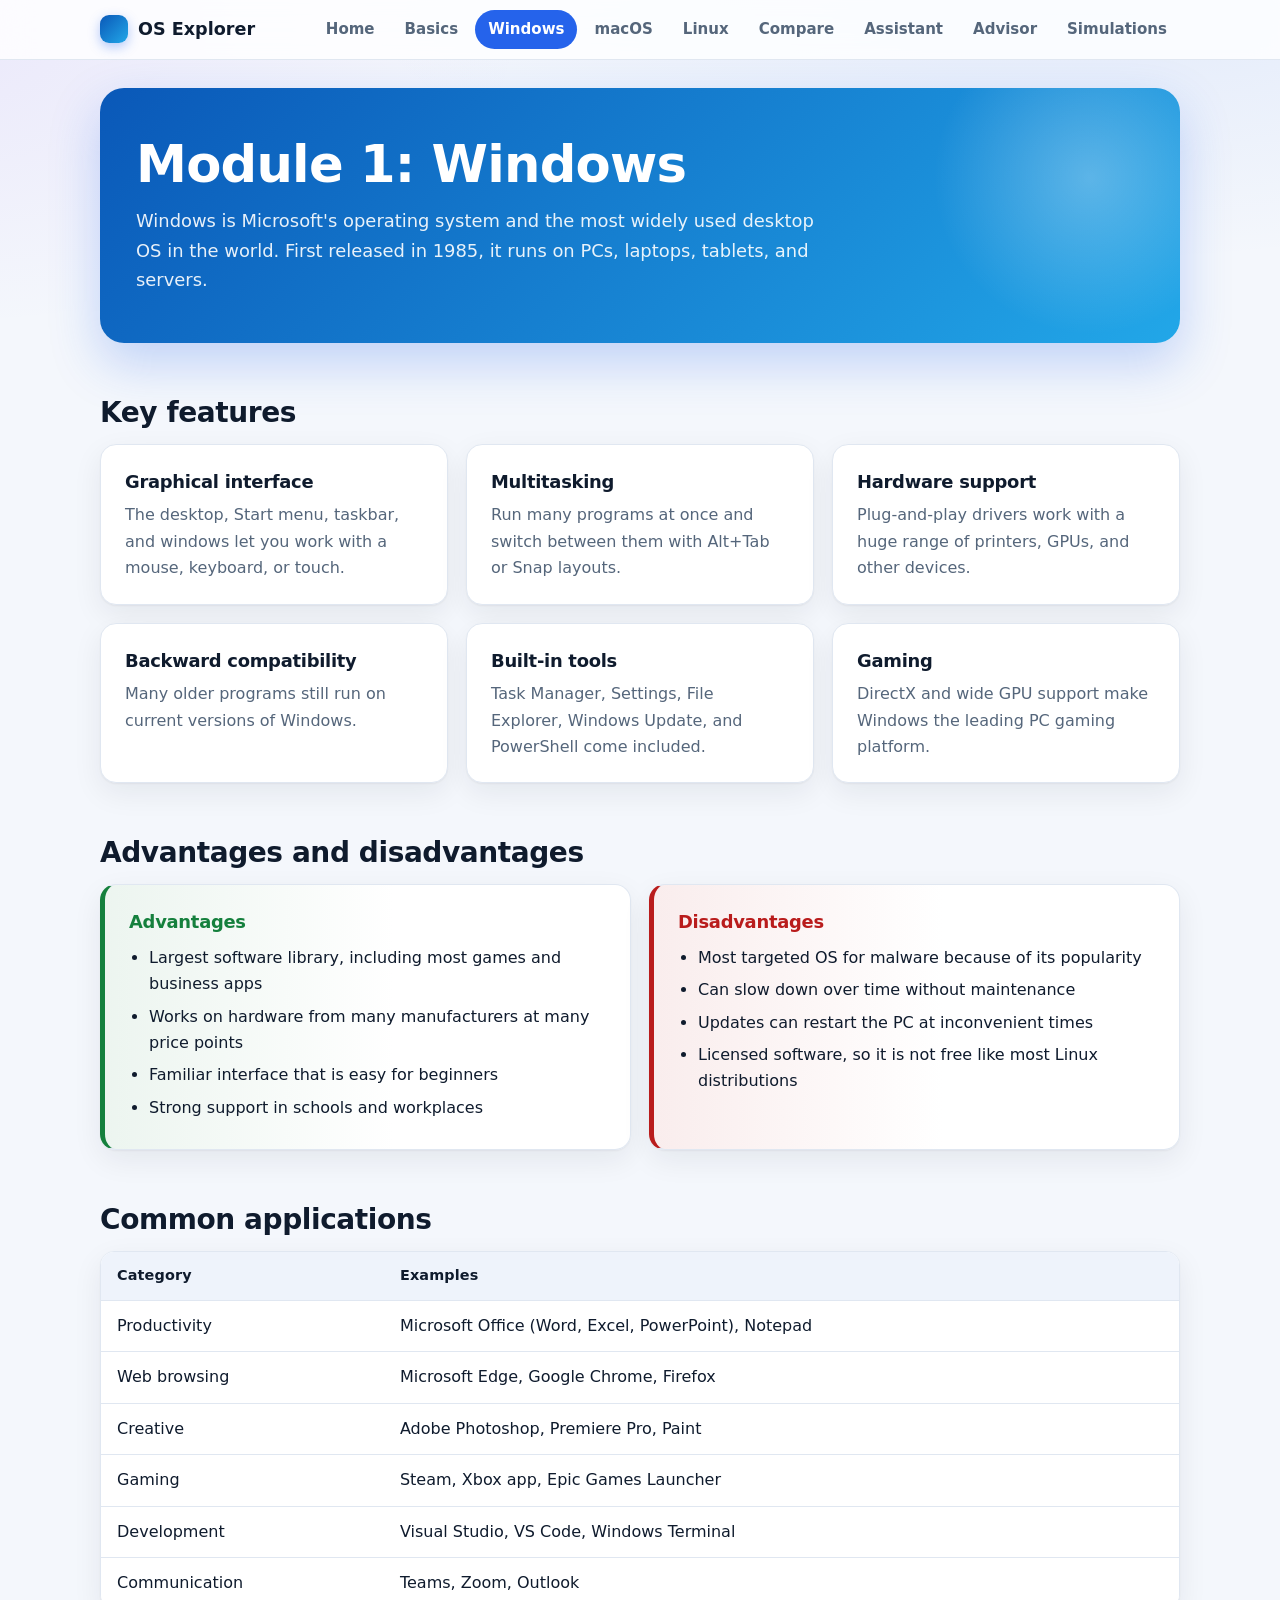
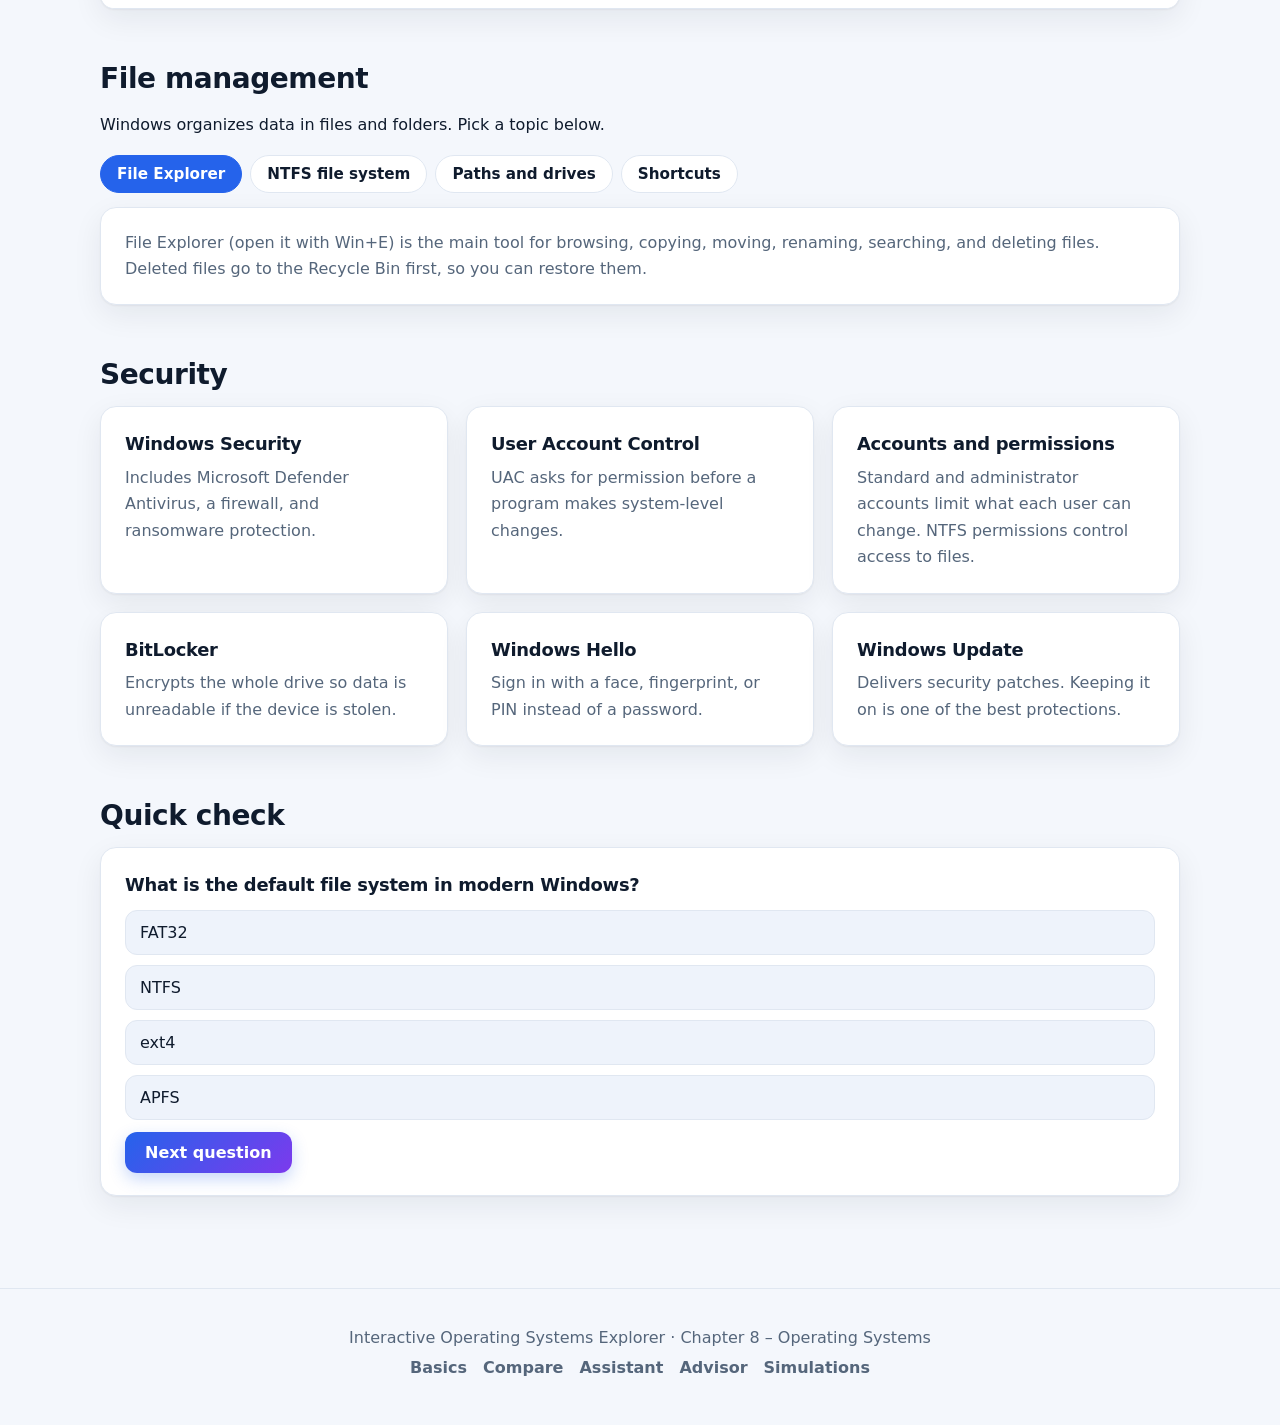
<file: windows.html>
<!DOCTYPE html>
<html lang="en">
<head>
  <meta charset="UTF-8">
  <meta name="viewport" content="width=device-width, initial-scale=1">
  <title>Module 1: Windows | OS Explorer</title>
  <link rel="icon" href="data:image/svg+xml,%3Csvg xmlns='http://www.w3.org/2000/svg' viewBox='0 0 100 100'%3E%3Ctext y='.9em' font-size='90'%3E🖥️%3C/text%3E%3C/svg%3E">
  <link rel="stylesheet" href="styles.css">
</head>
<body class="os-win">
  <a class="skip" href="#main">Skip to content</a>
  <header class="site">
    <div class="bar">
      <a class="brand" href="index.html">OS Explorer</a>
      <nav aria-label="Main">
        <a href="index.html">Home</a>
        <a href="basics.html">Basics</a>
        <a href="windows.html" aria-current="page">Windows</a>
        <a href="macos.html">macOS</a>
        <a href="linux.html">Linux</a>
        <a href="compare.html">Compare</a>
        <a href="assistant.html">Assistant</a>
        <a href="advisor.html">Advisor</a>
        <a href="simulations.html">Simulations</a>
      </nav>
    </div>
  </header>

  <main id="main">
    <div class="hero">
      <h1>Module 1: Windows</h1>
      <p>Windows is Microsoft's operating system and the most widely used desktop OS in the world. First released in 1985, it runs on PCs, laptops, tablets, and servers.</p>
    </div>

    <section id="features">
      <h2>Key features</h2>
      <div class="grid">
        <div class="card"><h3>Graphical interface</h3><p>The desktop, Start menu, taskbar, and windows let you work with a mouse, keyboard, or touch.</p></div>
        <div class="card"><h3>Multitasking</h3><p>Run many programs at once and switch between them with Alt+Tab or Snap layouts.</p></div>
        <div class="card"><h3>Hardware support</h3><p>Plug-and-play drivers work with a huge range of printers, GPUs, and other devices.</p></div>
        <div class="card"><h3>Backward compatibility</h3><p>Many older programs still run on current versions of Windows.</p></div>
        <div class="card"><h3>Built-in tools</h3><p>Task Manager, Settings, File Explorer, Windows Update, and PowerShell come included.</p></div>
        <div class="card"><h3>Gaming</h3><p>DirectX and wide GPU support make Windows the leading PC gaming platform.</p></div>
      </div>
    </section>

    <section id="proscons">
      <h2>Advantages and disadvantages</h2>
      <div class="grid">
        <div class="card pros">
          <h3>Advantages</h3>
          <ul class="clean">
            <li>Largest software library, including most games and business apps</li>
            <li>Works on hardware from many manufacturers at many price points</li>
            <li>Familiar interface that is easy for beginners</li>
            <li>Strong support in schools and workplaces</li>
          </ul>
        </div>
        <div class="card cons">
          <h3>Disadvantages</h3>
          <ul class="clean">
            <li>Most targeted OS for malware because of its popularity</li>
            <li>Can slow down over time without maintenance</li>
            <li>Updates can restart the PC at inconvenient times</li>
            <li>Licensed software, so it is not free like most Linux distributions</li>
          </ul>
        </div>
      </div>
    </section>

    <section id="apps">
      <h2>Common applications</h2>
      <div class="table-wrap">
        <table>
          <thead><tr><th>Category</th><th>Examples</th></tr></thead>
          <tbody>
            <tr><td>Productivity</td><td>Microsoft Office (Word, Excel, PowerPoint), Notepad</td></tr>
            <tr><td>Web browsing</td><td>Microsoft Edge, Google Chrome, Firefox</td></tr>
            <tr><td>Creative</td><td>Adobe Photoshop, Premiere Pro, Paint</td></tr>
            <tr><td>Gaming</td><td>Steam, Xbox app, Epic Games Launcher</td></tr>
            <tr><td>Development</td><td>Visual Studio, VS Code, Windows Terminal</td></tr>
            <tr><td>Communication</td><td>Teams, Zoom, Outlook</td></tr>
          </tbody>
        </table>
      </div>
    </section>

    <section id="files">
      <h2>File management</h2>
      <p>Windows organizes data in files and folders. Pick a topic below.</p>
      <div class="tabs" role="tablist" aria-label="File management topics">
        <button class="tab" role="tab" aria-selected="true" aria-controls="p1" id="t1">File Explorer</button>
        <button class="tab" role="tab" aria-selected="false" aria-controls="p2" id="t2">NTFS file system</button>
        <button class="tab" role="tab" aria-selected="false" aria-controls="p3" id="t3">Paths and drives</button>
        <button class="tab" role="tab" aria-selected="false" aria-controls="p4" id="t4">Shortcuts</button>
      </div>
      <div class="card panel" role="tabpanel" id="p1" aria-labelledby="t1">
        <p>File Explorer (open it with Win+E) is the main tool for browsing, copying, moving, renaming, searching, and deleting files. Deleted files go to the Recycle Bin first, so you can restore them.</p>
      </div>
      <div class="card panel" role="tabpanel" id="p2" aria-labelledby="t2" hidden>
        <p>NTFS is the default Windows file system. It supports large files, file permissions, encryption (EFS), compression, and a journal that helps recover from crashes. FAT32 and exFAT are used on many USB drives.</p>
      </div>
      <div class="card panel" role="tabpanel" id="p3" aria-labelledby="t3" hidden>
        <p>Storage is split into drive letters such as <code>C:\</code>. A path like <code>C:\Users\Sam\Documents\report.docx</code> shows the drive, folders, and file name. Windows uses backslashes in paths.</p>
      </div>
      <div class="card panel" role="tabpanel" id="p4" aria-labelledby="t4" hidden>
        <ul class="clean">
          <li><code>Ctrl+C</code> / <code>Ctrl+X</code> / <code>Ctrl+V</code>: copy, cut, paste</li>
          <li><code>F2</code>: rename</li>
          <li><code>Shift+Delete</code>: delete permanently, skipping the Recycle Bin</li>
          <li><code>Win+E</code>: open File Explorer</li>
        </ul>
      </div>
    </section>

    <section id="security">
      <h2>Security</h2>
      <div class="grid">
        <div class="card"><h3>Windows Security</h3><p>Includes Microsoft Defender Antivirus, a firewall, and ransomware protection.</p></div>
        <div class="card"><h3>User Account Control</h3><p>UAC asks for permission before a program makes system-level changes.</p></div>
        <div class="card"><h3>Accounts and permissions</h3><p>Standard and administrator accounts limit what each user can change. NTFS permissions control access to files.</p></div>
        <div class="card"><h3>BitLocker</h3><p>Encrypts the whole drive so data is unreadable if the device is stolen.</p></div>
        <div class="card"><h3>Windows Hello</h3><p>Sign in with a face, fingerprint, or PIN instead of a password.</p></div>
        <div class="card"><h3>Windows Update</h3><p>Delivers security patches. Keeping it on is one of the best protections.</p></div>
      </div>
    </section>

    <section id="quiz">
      <h2>Quick check</h2>
      <div class="card">
        <h3 id="quizQ"></h3>
        <div id="quizOpts"></div>
        <p id="quizResult" aria-live="polite"></p>
        <p style="margin-top:12px"><button class="btn" id="quizNext" type="button">Next question</button></p>
      </div>
    </section>
  </main>

  <footer>
    <p>Interactive Operating Systems Explorer &middot; Chapter 8 &ndash; Operating Systems</p>
    <p><a href="basics.html">Basics</a><a href="compare.html">Compare</a><a href="assistant.html">Assistant</a><a href="advisor.html">Advisor</a><a href="simulations.html">Simulations</a></p>
  </footer>
  <script>
// Tabs (used on windows.html)
document.querySelectorAll('.tabs').forEach(function (tabList) {
  var tabs = tabList.querySelectorAll('.tab');
  tabs.forEach(function (tab) {
    tab.addEventListener('click', function () {
      tabs.forEach(function (t) {
        var selected = t === tab;
        t.setAttribute('aria-selected', selected ? 'true' : 'false');
        document.getElementById(t.getAttribute('aria-controls')).hidden = !selected;
      });
    });
  });
});

// Quiz (used on windows.html)
var quizQ = document.getElementById('quizQ');
if (quizQ) {
  var questions = [
    { q: 'What is the default file system in modern Windows?', o: ['FAT32', 'NTFS', 'ext4', 'APFS'], a: 1 },
    { q: 'Which feature asks permission before system-level changes?', o: ['BitLocker', 'Task Manager', 'User Account Control', 'Recycle Bin'], a: 2 },
    { q: 'Which shortcut opens File Explorer?', o: ['Win+E', 'Ctrl+E', 'Alt+F', 'Win+X'], a: 0 },
    { q: 'What does BitLocker do?', o: ['Blocks websites', 'Encrypts the drive', 'Speeds up boot', 'Scans for viruses'], a: 1 }
  ];
  var i = 0;
  var opts = document.getElementById('quizOpts');
  var result = document.getElementById('quizResult');

  function showQuestion() {
    var item = questions[i];
    quizQ.textContent = item.q;
    result.textContent = '';
    opts.innerHTML = '';
    item.o.forEach(function (text, idx) {
      var b = document.createElement('button');
      b.type = 'button';
      b.className = 'quiz-opt';
      b.textContent = text;
      b.addEventListener('click', function () {
        var buttons = opts.querySelectorAll('.quiz-opt');
        buttons.forEach(function (btn) { btn.disabled = true; });
        buttons[item.a].classList.add('right');
        if (idx === item.a) {
          result.textContent = 'Correct.';
        } else {
          b.classList.add('wrong');
          result.textContent = 'Not quite. The right answer is highlighted.';
        }
      });
      opts.appendChild(b);
    });
  }

  document.getElementById('quizNext').addEventListener('click', function () {
    i = (i + 1) % questions.length;
    showQuestion();
  });
  showQuestion();
}

(function () {
  var p = {};
  location.hash.replace(/^#/, '').split('&').forEach(function (s) { var kv = s.split('='); if (kv[0]) p[kv[0]] = decodeURIComponent(kv[1] || ''); });
  if (p.tab) { var tb = document.querySelector('.tab[aria-controls="' + p.tab + '"]'); if (tb) tb.click(); }
  if (p.section) { var el = document.getElementById(p.section); if (el) { el.scrollIntoView(); window.scrollBy(0, -70); } }
})();
</script>
</body>
</html>
</file>
<file: styles.css>
/* OS Explorer - shared styles */
:root {
  --bg: #f4f7fc;
  --surface: #ffffff;
  --surface-2: #eef3fb;
  --ink: #0f1b2d;
  --muted: #55667b;
  --line: #e0e7f1;
  --accent: #2563eb;
  --accent-2: #7c3aed;
  --accent-dark: #1d4ed8;
  --on-accent: #ffffff;
  --good: #15803d;
  --bad: #b91c1c;
  --win: #0b6bcb;
  --mac: #7b61c9;
  --lin: #d9822b;
  --hero-a: #1d4ed8;
  --hero-b: #7c3aed;
  --radius: 16px;
  --shadow: 0 1px 2px rgba(15, 27, 45, .05), 0 10px 30px rgba(15, 27, 45, .07);
  --shadow-hover: 0 2px 4px rgba(15, 27, 45, .06), 0 16px 40px rgba(15, 27, 45, .12);
}
@media (prefers-color-scheme: dark) {
  :root {
    --bg: #0b1220;
    --surface: #131c2e;
    --surface-2: #19243a;
    --ink: #e8eef8;
    --muted: #9fb0c6;
    --line: #25324a;
    --accent: #6aa9ff;
    --accent-2: #b095ff;
    --accent-dark: #9cc4ff;
    --on-accent: #0b1420;
    --good: #4cc489;
    --bad: #ff8a7d;
    --shadow: 0 1px 2px rgba(0, 0, 0, .3), 0 10px 30px rgba(0, 0, 0, .35);
    --shadow-hover: 0 2px 4px rgba(0, 0, 0, .35), 0 16px 40px rgba(0, 0, 0, .5);
  }
}
body.os-win { --hero-a: #0a58b8; --hero-b: #22a7e8; }
body.os-mac { --hero-a: #4a2fa3; --hero-b: #c05cd6; }
body.os-lin { --hero-a: #b8420f; --hero-b: #f0a020; }

* { box-sizing: border-box; }
html { scroll-behavior: smooth; }
body {
  margin: 0;
  font-family: Inter, "Segoe UI", system-ui, -apple-system, Roboto, Arial, sans-serif;
  background:
    radial-gradient(1100px 480px at 85% -8%, rgba(37, 99, 235, .10), transparent 70%),
    radial-gradient(900px 420px at -8% 4%, rgba(124, 58, 237, .08), transparent 70%),
    var(--bg);
  background-attachment: fixed;
  color: var(--ink);
  line-height: 1.65;
  -webkit-font-smoothing: antialiased;
}
a { color: var(--accent); }
a:focus-visible, button:focus-visible, input:focus-visible, select:focus-visible, textarea:focus-visible, summary:focus-visible {
  outline: 3px solid var(--accent);
  outline-offset: 2px;
}
.skip { position: absolute; left: -999px; top: 8px; background: var(--accent); color: var(--on-accent); padding: 8px 14px; border-radius: 8px; z-index: 20; }
.skip:focus { left: 8px; }

/* Header */
header.site {
  background: color-mix(in srgb, var(--surface) 82%, transparent);
  -webkit-backdrop-filter: saturate(180%) blur(14px);
  backdrop-filter: saturate(180%) blur(14px);
  border-bottom: 1px solid var(--line);
  position: sticky;
  top: 0;
  z-index: 10;
}
header.site .bar {
  max-width: 1120px;
  margin: 0 auto;
  padding: 10px 20px;
  display: flex;
  gap: 16px;
  align-items: center;
}
.brand {
  font-weight: 800;
  font-size: 1.1rem;
  color: var(--ink);
  text-decoration: none;
  white-space: nowrap;
  display: flex;
  align-items: center;
  gap: 10px;
}
.brand::before {
  content: "";
  width: 28px; height: 28px;
  border-radius: 9px;
  background: linear-gradient(135deg, var(--hero-a), var(--hero-b));
  box-shadow: 0 4px 12px rgba(37, 99, 235, .35);
}
nav { display: flex; gap: 4px; overflow-x: auto; scrollbar-width: none; margin-left: auto; }
nav::-webkit-scrollbar { display: none; }
nav a {
  padding: 7px 13px;
  border-radius: 999px;
  text-decoration: none;
  color: var(--muted);
  font-weight: 600;
  font-size: .94rem;
  white-space: nowrap;
  transition: background .15s, color .15s;
}
nav a:hover { background: var(--surface-2); color: var(--ink); }
nav a[aria-current="page"] { background: var(--accent); color: var(--on-accent); }

/* Layout */
main { max-width: 1120px; margin: 0 auto; padding: 28px 20px 72px; }
section { margin-top: 52px; scroll-margin-top: 80px; }
h1, h2, h3 { letter-spacing: -.015em; }
h2 { font-size: 1.75rem; margin: 0 0 14px; line-height: 1.25; }
h3 { font-size: 1.12rem; margin: 0 0 6px; }
.eyebrow { text-transform: uppercase; letter-spacing: .12em; font-size: .76rem; font-weight: 800; color: var(--accent); margin: 0 0 6px; }
.lead { color: var(--muted); font-size: 1.08rem; max-width: 66ch; }

/* Hero */
.hero {
  position: relative;
  overflow: hidden;
  color: #fff;
  padding: 48px 36px;
  border-radius: 24px;
  background: linear-gradient(135deg, var(--hero-a), var(--hero-b));
  box-shadow: 0 20px 50px rgba(37, 99, 235, .25);
}
.hero::after {
  content: "";
  position: absolute; right: -80px; top: -80px;
  width: 340px; height: 340px; border-radius: 50%;
  background: radial-gradient(circle, rgba(255, 255, 255, .28), transparent 65%);
  pointer-events: none;
}
.hero h1 { font-size: clamp(2rem, 5vw, 3.2rem); line-height: 1.1; margin: 0 0 14px; position: relative; }
.hero p { max-width: 62ch; color: rgba(255, 255, 255, .9); font-size: 1.12rem; margin: 0; position: relative; }
.hero .actions { display: flex; flex-wrap: wrap; gap: 12px; margin-top: 24px; position: relative; }
.hero .btn { background: #fff; color: #10203a; box-shadow: 0 6px 18px rgba(0, 0, 0, .18); }
.hero .btn:hover { background: #f1f5ff; }
.hero .btn.ghost { background: rgba(255, 255, 255, .15); color: #fff; border: 1px solid rgba(255, 255, 255, .5); box-shadow: none; }
.hero .btn.ghost:hover { background: rgba(255, 255, 255, .28); }

/* Cards */
.grid { display: grid; gap: 18px; grid-template-columns: repeat(auto-fit, minmax(260px, 1fr)); }
.card {
  background: var(--surface);
  border: 1px solid var(--line);
  border-radius: var(--radius);
  padding: 22px 24px;
  box-shadow: var(--shadow);
}
.grid > .card { transition: transform .18s ease, box-shadow .18s ease, border-color .18s; }
.grid > .card:hover { transform: translateY(-3px); box-shadow: var(--shadow-hover); border-color: color-mix(in srgb, var(--accent) 40%, var(--line)); }
.card p { margin: 0; color: var(--muted); }
a.tile { text-decoration: none; color: inherit; display: block; }
a.tile h3 { color: var(--ink); display: flex; align-items: center; gap: 10px; }
a.tile .go { display: inline-block; margin-top: 12px; color: var(--accent); font-weight: 700; }
a.tile:hover .go { text-decoration: underline; }
.badge {
  display: inline-flex; align-items: center; justify-content: center;
  width: 38px; height: 38px; border-radius: 12px;
  font-weight: 800; color: #fff; font-size: 1.05rem; flex: none;
}
.badge.win { background: var(--win); } .badge.mac { background: var(--mac); } .badge.lin { background: var(--lin); }
.badge.gen { background: linear-gradient(135deg, var(--accent), var(--accent-2)); color: var(--on-accent); }
.pros { border-left: 5px solid var(--good); background: linear-gradient(90deg, color-mix(in srgb, var(--good) 8%, var(--surface)), var(--surface) 55%); }
.cons { border-left: 5px solid var(--bad); background: linear-gradient(90deg, color-mix(in srgb, var(--bad) 8%, var(--surface)), var(--surface) 55%); }
.pros h3 { color: var(--good); }
.cons h3 { color: var(--bad); }
ul.clean { padding-left: 20px; margin: 8px 0 0; }
ul.clean li { margin-bottom: 6px; }

/* Buttons */
.btn {
  display: inline-block;
  background: linear-gradient(135deg, var(--accent), var(--accent-2));
  color: var(--on-accent);
  padding: 11px 20px;
  border-radius: 12px;
  font-weight: 700;
  text-decoration: none;
  border: 0;
  cursor: pointer;
  font-size: 1rem;
  font-family: inherit;
  box-shadow: 0 6px 16px rgba(37, 99, 235, .25);
  transition: transform .15s, box-shadow .15s, filter .15s;
}
.btn:hover { transform: translateY(-1px); filter: brightness(1.06); box-shadow: 0 10px 22px rgba(37, 99, 235, .3); }
.btn:active { transform: translateY(0); }
.btn:disabled { opacity: .55; cursor: not-allowed; transform: none; }

/* Tables */
.table-wrap { overflow-x: auto; border: 1px solid var(--line); border-radius: 14px; background: var(--surface); box-shadow: var(--shadow); }
table { width: 100%; border-collapse: collapse; background: var(--surface); border: 0; }
th, td { text-align: left; padding: 12px 16px; border-bottom: 1px solid var(--line); vertical-align: top; }
th { background: var(--surface-2); font-size: .9rem; letter-spacing: .01em; }
tbody tr:last-child td, tbody tr:last-child th { border-bottom: 0; }
tbody tr:hover { background: color-mix(in srgb, var(--accent) 5%, transparent); }
code { background: var(--surface-2); border: 1px solid var(--line); padding: 1px 7px; border-radius: 6px; font-size: .92em; font-family: Consolas, Menlo, monospace; }

/* Tabs and quiz */
.tabs { display: flex; flex-wrap: wrap; gap: 8px; margin-bottom: 14px; }
.tab {
  background: var(--surface);
  color: var(--ink);
  border: 1px solid var(--line);
  padding: 9px 16px;
  border-radius: 999px;
  cursor: pointer;
  font-size: .95rem;
  font-weight: 600;
  font-family: inherit;
  transition: background .15s, border-color .15s;
}
.tab:hover { border-color: var(--accent); }
.tab[aria-selected="true"] { background: var(--accent); color: var(--on-accent); border-color: var(--accent); }
.panel[hidden] { display: none; }
.quiz-opt {
  display: block; width: 100%; text-align: left; margin-top: 10px;
  background: var(--surface-2); color: var(--ink);
  border: 1px solid var(--line); padding: 12px 14px; border-radius: 12px;
  cursor: pointer; font-size: 1rem; font-family: inherit;
  transition: border-color .15s, transform .15s;
}
.quiz-opt:hover:not(:disabled) { border-color: var(--accent); transform: translateX(2px); }
.quiz-opt.right { border-color: var(--good); background: color-mix(in srgb, var(--good) 16%, var(--surface)); }
.quiz-opt.wrong { border-color: var(--bad); background: color-mix(in srgb, var(--bad) 14%, var(--surface)); }
#quizResult { margin-top: 12px; font-weight: 600; }
.chip { font-family: inherit; }

/* Footer */
footer { text-align: center; color: var(--muted); padding: 32px 20px 40px; border-top: 1px solid var(--line); margin-top: 20px; }
footer p { margin: 4px 0; }
footer a { color: var(--muted); text-decoration: none; margin: 0 8px; font-weight: 600; }
footer a:hover { color: var(--accent); }

/* Motion */
@media (prefers-reduced-motion: no-preference) {
  main > .hero, main > section { animation: rise .5s ease both; }
  main > section:nth-of-type(2) { animation-delay: .06s; }
  main > section:nth-of-type(3) { animation-delay: .12s; }
  @keyframes rise { from { opacity: 0; transform: translateY(10px); } to { opacity: 1; transform: none; } }
}
@media (prefers-reduced-motion: reduce) { * { transition: none !important; animation: none !important; scroll-behavior: auto !important; } }
@media (max-width: 640px) {
  .hero { padding: 32px 22px; border-radius: 18px; }
  header.site .bar { flex-direction: column; align-items: stretch; gap: 8px; }
  nav { margin-left: 0; }
  h2 { font-size: 1.45rem; }
}
</file>
